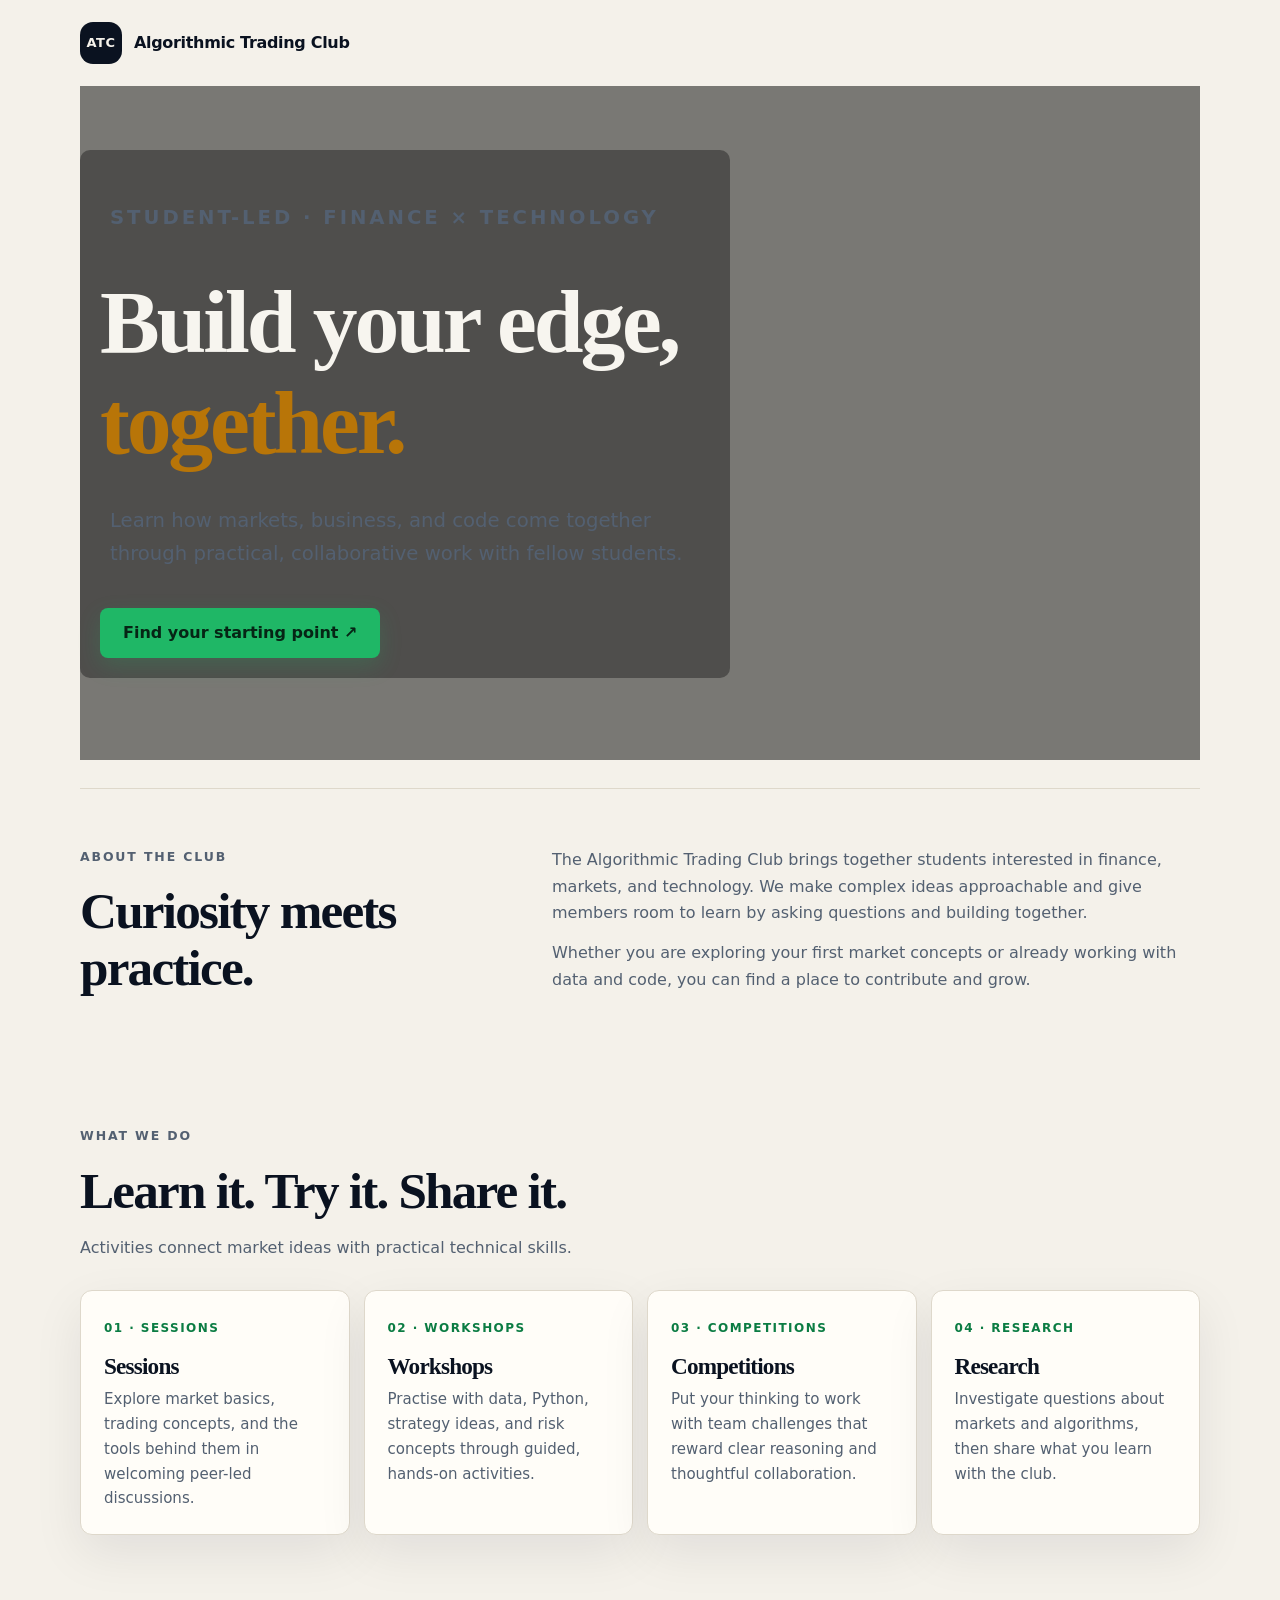
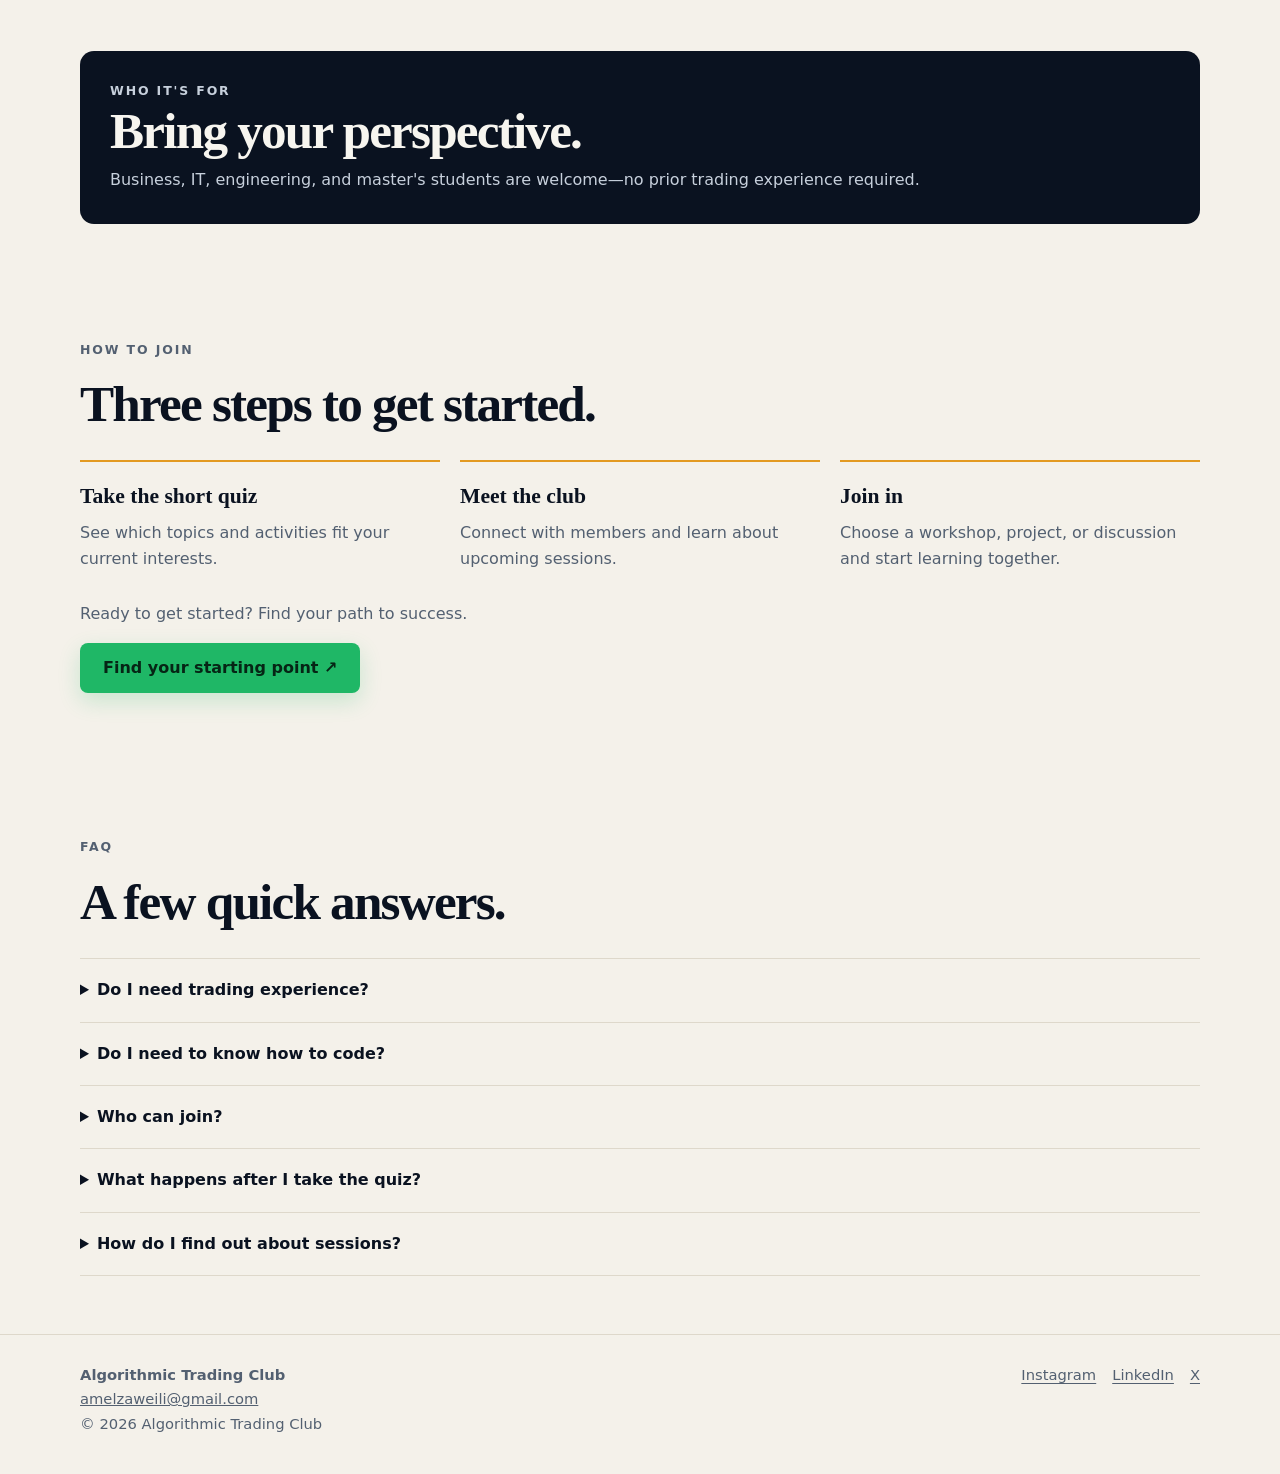
<file: index.html>
<!doctype html>
<html lang="en">

<head>
  <meta charset="utf-8">
  <meta name="viewport" content="width=device-width, initial-scale=1">
  <meta name="description"
    content="Explore finance, markets, and technology with the Algorithmic Trading Club, a student community for learning through practice.">
  <meta property="og:title" content="Algorithmic Trading Club">
  <meta property="og:description"
    content="A student community learning about markets, finance, and technology through practical sessions and projects.">
  <meta property="og:type" content="website">
  <title>Algorithmic Trading Club</title>
  <style>
    :root {
      color-scheme: light;
      --bg: #f4f1ea;
      --card: #fffdf8;
      --fg: #0a1220;
      --muted: #536071;
      --line: #ded8cb;
      --gold: #e39a22;
      --green: #1fb766;
      --shadow: 0 18px 50px rgba(10, 18, 32, .08);
      --serif: Georgia, 'Times New Roman', serif;
      --sans: system-ui, -apple-system, BlinkMacSystemFont, 'Segoe UI', sans-serif;
    }

    * {
      box-sizing: border-box;
    }

    html {
      scroll-behavior: smooth;
    }

    body {
      margin: 0;
      background: var(--bg);
      color: var(--fg);
      font: 16px/1.65 var(--sans);
    }

    a {
      color: inherit;
    }

    .wrap {
      width: min(1120px, calc(100% - 40px));
      margin-inline: auto;
    }

    header {
      padding: 22px 0;
    }

    .brand {
      display: inline-flex;
      align-items: center;
      gap: 12px;
      font-weight: 750;
      letter-spacing: -.02em;
    }

    .mark {
      display: grid;
      place-items: center;
      width: 42px;
      height: 42px;
      border-radius: 13px;
      background: var(--fg);
      color: var(--bg);
      font-size: 13px;
      letter-spacing: .04em;
    }

    .hero {
      padding: 64px 0 82px;
      margin-bottom: 28px;
      background: url("https://ibas.edu.eu/wp-content/uploads/2024/11/NAU-Hall-1-scaled.jpg") no-repeat center center;
      background-color: rgba(0, 0, 0, 0.5); /* Optional: darken the background for better text readability */
      color: #f7f5ef;
      background-blend-mode: darken;
    }
    .hero h1 {
      max-width: 650px;
      margin: 0;
      font-size: clamp(2.75rem, 7vw, 5.6rem);
    }
    .hero p {
      max-width: 650px;
      margin: 22px 0 28px;
      color: var(--muted);
      padding: 10px;
      font-size: clamp(1.05rem, 2vw, 1.23rem);
    }
    .hero-content {
      max-width: 650px;
      padding: 20px;
      background-color: rgba(0, 0, 0, 0.349); /* Optional: semi-transparent background for better text readability */
      border-radius: 10px;
    }

    .eyebrow {
      margin: 0 0 15px;
      color: #0b7c43;
      font-size: .78rem;
      font-weight: 800;
      letter-spacing: .15em;
      text-transform: uppercase;
    }

    h1,
    h2,
    h3 {
      font-family: var(--serif);
      letter-spacing: -.035em;
      line-height: 1.12;
    }

    h1 {
      max-width: 850px;
      margin: 0;
      font-size: clamp(2.75rem, 7vw, 5.6rem);
    }

    .gold {
      color: #b87508;
    }

    .hero-copy {
      max-width: 650px;
      margin: 22px 0 28px;
      color: var(--muted);
      font-size: clamp(1.05rem, 2vw, 1.23rem);
    }

    .button {
      display: inline-flex;
      align-items: center;
      justify-content: center;
      min-height: 50px;
      padding: 0 23px;
      border-radius: 8px;
      background: var(--green);
      color: #062515;
      font-weight: 800;
      text-decoration: none;
      box-shadow: 0 8px 22px rgba(31, 183, 102, .2);
    }

    .button:hover {
      transform: translateY(-1px);
    }

    section {
      padding: 58px 0;
    }

    .section-head {
      max-width: 680px;
      margin-bottom: 28px;
    }

    h2 {
      margin: 0 0 14px;
      font-size: clamp(2rem, 4vw, 3.2rem);
    }

    .section-head p,
    .about p {
      color: var(--muted);
    }

    .about {
      display: grid;
      grid-template-columns: .8fr 1.2fr;
      gap: 40px;
      align-items: start;
      border-top: 1px solid var(--line);
    }

    .about p {
      margin: 0 0 14px;
    }

    .cards {
      display: grid;
      grid-template-columns: repeat(4, 1fr);
      gap: 14px;
    }

    .card {
      padding: 23px;
      border: 1px solid var(--line);
      border-radius: 12px;
      background: var(--card);
      box-shadow: var(--shadow);
    }

    .card .num {
      color: #0b7c43;
      font-size: .75rem;
      font-weight: 800;
      letter-spacing: .12em;
    }

    .card h3 {
      margin: 13px 0 8px;
      font-size: 1.45rem;
    }

    .card p {
      margin: 0;
      color: var(--muted);
      font-size: .94rem;
    }

    .audience {
      padding: 30px;
      border-radius: 14px;
      background: var(--fg);
      color: #f7f5ef;
    }

    .audience h2 {
      margin-bottom: 8px;
    }

    .audience p {
      margin: 0;
      color: #c7d0dc;
    }

    .steps {
      display: grid;
      grid-template-columns: repeat(3, 1fr);
      gap: 20px;
      counter-reset: steps;
    }

    .step {
      padding-top: 17px;
      border-top: 2px solid var(--gold);
    }

    .step b {
      display: block;
      margin-bottom: 5px;
      font-family: var(--serif);
      font-size: 1.35rem;
    }

    .step p {
      margin: 0;
      color: var(--muted);
    }

    .faq {
      border-top: 1px solid var(--line);
    }

    details {
      padding: 18px 0;
      border-bottom: 1px solid var(--line);
    }

    summary {
      cursor: pointer;
      font-weight: 750;
    }

    details p {
      max-width: 760px;
      margin: 10px 0 0;
      color: var(--muted);
    }

    footer {
      padding: 28px 0 38px;
      border-top: 1px solid var(--line);
      color: var(--muted);
      font-size: .92rem;
    }

    .footer-row {
      display: flex;
      justify-content: space-between;
      gap: 20px;
      flex-wrap: wrap;
    }

    .socials {
      display: flex;
      gap: 16px;
    }

    .socials a {
      text-underline-offset: 3px;
    }

    @media (max-width:800px) {
      .cards {
        grid-template-columns: repeat(2, 1fr);
      }

      .about {
        grid-template-columns: 1fr;
        gap: 12px;
      }
    }

    @media (max-width:540px) {
      .wrap {
        width: min(100% - 32px, 1120px);
      }

      .hero {
        padding: 42px 0 58px;
      }
      .about {
        gap: 20px;
      }

      .hero h1 {
        font-size: clamp(2.25rem, 7vw, 4.6rem);
      }

      .hero p {
        margin: 18px 0 22px;
      }
      .hero-content {
        padding: 16px;
        height: fit-content;
      }

      section {
        padding: 42px 0;
      }

      .cards,
      .steps {
        grid-template-columns: 1fr;
      }

      .card {
        padding: 20px;
      }

      .audience {
        padding: 24px;
      }
    }

    @media (prefers-color-scheme: dark) {
      :root {
        color-scheme: dark;
        --bg: #0a1420;
        --card: #12233a;
        --fg: #f7f5ef;
        --muted: #b2bdca;
        --line: #263a52;
        --gold: #f2a93b;
        --green: #33d17a;
        --shadow: 0 18px 50px rgba(0, 0, 0, .22);
      }

      .hero p {
        color: var(--muted);
      }
      .eyebrow {
        color: var(--green);
      }

      .gold {
        color: var(--gold);
      }

      .button {
        color: #072414;
      }

      .audience {
        background: #12233a;
      }

      .audience p {
        color: #c4ceda;
      }
    }
  </style>
</head>

<body>
  <!-- EDIT COPY: hero tagline / about paragraph / FAQ items / footer contact / socials -->
  <header class="wrap">
    <div class="brand"><span class="mark" aria-hidden="true">ATC</span><span>Algorithmic Trading Club</span></div>
  </header>
  <main>
    <section class="hero wrap" aria-labelledby="hero-title">
      <div class="hero-content">
          <p class="eyebrow">Student-led · Finance × Technology</p>
      <h1 id="hero-title">Build your edge, <span class="gold">together.</span></h1>
      <p class="hero-copy">Learn how markets, business, and code come together through practical, collaborative work
        with fellow students.</p>
      <a class="button" href="/app/index.html">Find your starting point <span aria-hidden="true">&nbsp;↗</span></a>
    
      </div>
    </section>
    <section class="about wrap" aria-labelledby="about-title">
      <div>
        <p class="eyebrow">About the club</p>
        <h2 id="about-title">Curiosity meets practice.</h2>
      </div>
      <div>
        <p>The Algorithmic Trading Club brings together students interested in finance, markets, and technology. We make
          complex ideas approachable and give members room to learn by asking questions and building together.</p>
        <p>Whether you are exploring your first market concepts or already working with data and code, you can find a
          place to contribute and grow.</p>
      </div>
    </section>
    <section class="wrap" aria-labelledby="work-title">
      <div class="section-head">
        <p class="eyebrow">What we do</p>
        <h2 id="work-title">Learn it. Try it. Share it.</h2>
        <p>Activities connect market ideas with practical technical skills.</p>
      </div>
      <div class="cards">
        <article class="card"><span class="num">01 · SESSIONS</span>
          <h3>Sessions</h3>
          <p>Explore market basics, trading concepts, and the tools behind them in welcoming peer-led discussions.</p>
        </article>
        <article class="card"><span class="num">02 · WORKSHOPS</span>
          <h3>Workshops</h3>
          <p>Practise with data, Python, strategy ideas, and risk concepts through guided, hands-on activities.</p>
        </article>
        <article class="card"><span class="num">03 · COMPETITIONS</span>
          <h3>Competitions</h3>
          <p>Put your thinking to work with team challenges that reward clear reasoning and thoughtful collaboration.
          </p>
        </article>
        <article class="card"><span class="num">04 · RESEARCH</span>
          <h3>Research</h3>
          <p>Investigate questions about markets and algorithms, then share what you learn with the club.</p>
        </article>
      </div>
    </section>
    <section class="wrap">
      <div class="audience">
        <p class="eyebrow">Who it's for</p>
        <h2>Bring your perspective.</h2>
        <p>Business, IT, engineering, and master's students are welcome—no prior trading experience required.</p>
      </div>
    </section>
    <section class="wrap" aria-labelledby="join-title">
      <div class="section-head">
        <p class="eyebrow">How to join</p>
        <h2 id="join-title">Three steps to get started.</h2>
      </div>
      <div class="steps">
        <div class="step"><b>Take the short quiz</b>
          <p>See which topics and activities fit your current interests.</p>
        </div>
        <div class="step"><b>Meet the club</b>
          <p>Connect with members and learn about upcoming sessions.</p>
        </div>
        <div class="step"><b>Join in</b>
          <p>Choose a workshop, project, or discussion and start learning together.</p>
        </div>
      </div>
      <div class="section-head" style="margin-top: 28px;">
        <p>Ready to get started? Find your path to success.</p>
        <a class="button" href="/app/index.html">Find your starting point <span aria-hidden="true">&nbsp;↗</span></a>
      </div>
    </section>
    <section class="wrap" aria-labelledby="faq-title">
      <div class="section-head">
        <p class="eyebrow">FAQ</p>
        <h2 id="faq-title">A few quick answers.</h2>
      </div>
      <div class="faq">
        <details>
          <summary>Do I need trading experience?</summary>
          <p>No. Activities are designed to welcome beginners as well as students with experience.</p>
        </details>
        <details>
          <summary>Do I need to know how to code?</summary>
          <p>No. You can explore business and market topics first, and learn technical skills at your own pace.</p>
        </details>
        <details>
          <summary>Who can join?</summary>
          <p>Business, IT, engineering, and master's students with an interest in finance or technology are welcome.</p>
        </details>
        <details>
          <summary>What happens after I take the quiz?</summary>
          <p>It gives you a starting point and helps you discover topics to explore with the club.</p>
        </details>
        <details>
          <summary>How do I find out about sessions?</summary>
          <p>Contact the club using the email or social links below for current meeting and activity details.</p>
        </details>
      </div>
    </section>
  </main>
  <footer>
    <div class="wrap footer-row">
      <div><strong>Algorithmic Trading Club</strong><br><a
          href="mailto:amelzaweili@gmail.com">amelzaweili@gmail.com</a><br>© 2026 Algorithmic Trading Club</div>
      <nav class="socials" aria-label="Social links"><a href="#">Instagram</a><a href="#">LinkedIn</a><a href="#">X</a>
      </nav>
    </div>
  </footer>
</body>

</html>
</file>
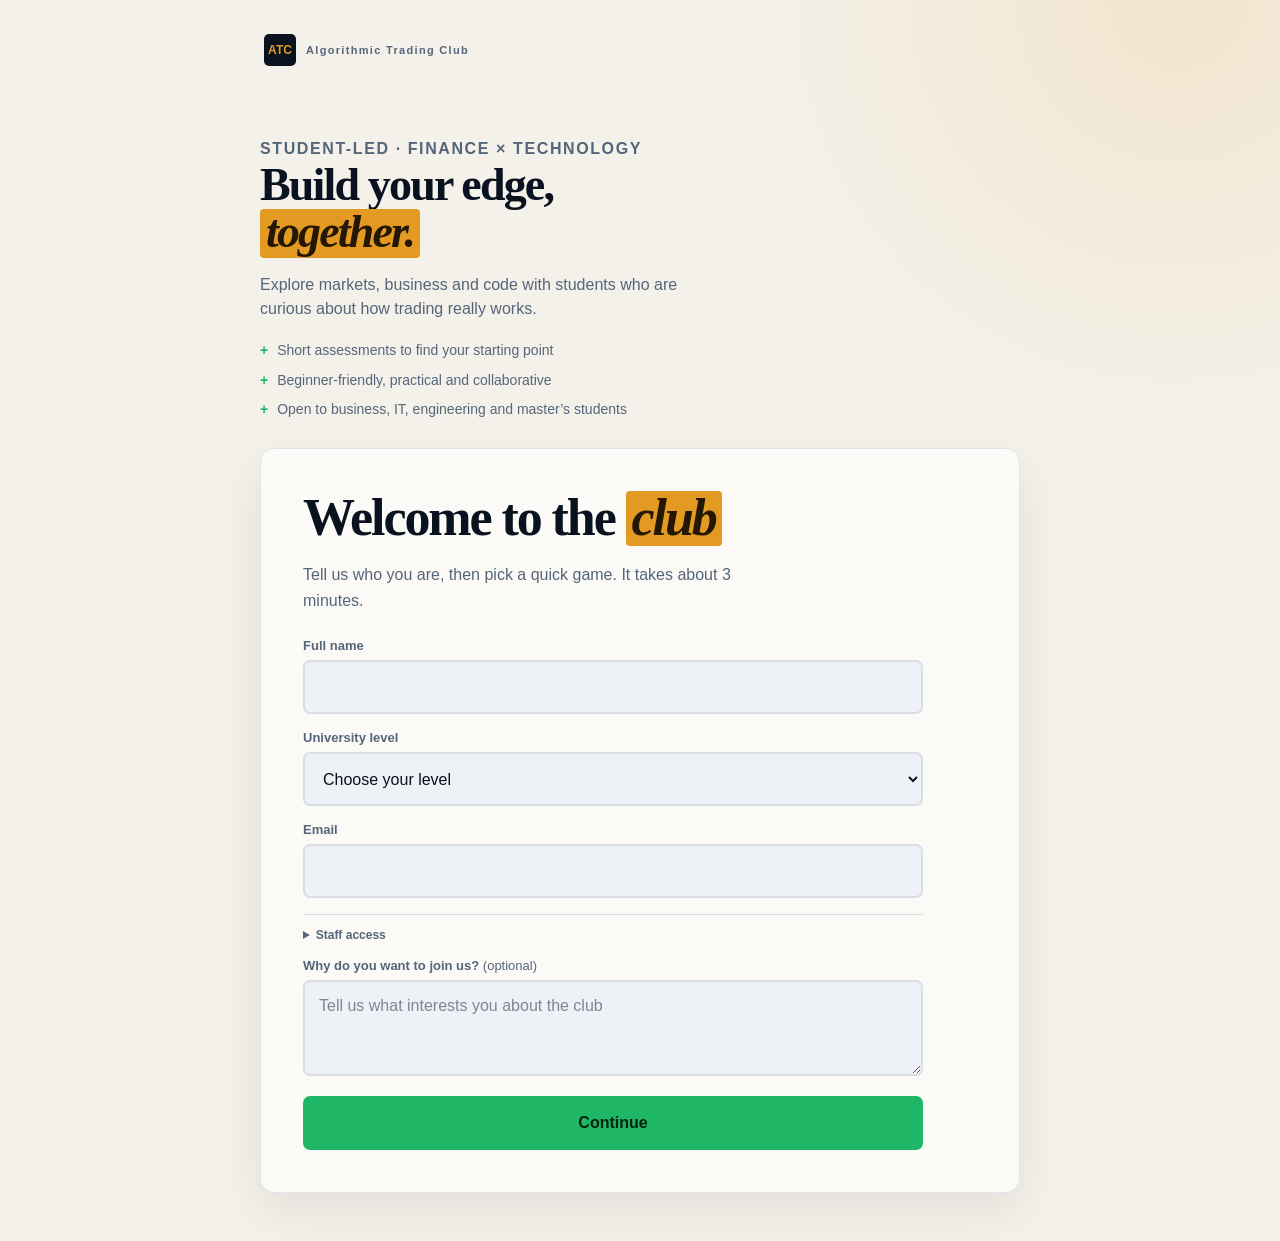
<file: _legacy/index.html>
<!DOCTYPE html>
<html lang="en">
<head>
<meta charset="UTF-8">
<meta name="viewport" content="width=device-width, initial-scale=1, viewport-fit=cover">
<title>Algorithmic Trading Club | Learn Trading, Finance & Technology</title>
<meta name="description" content="Join the Algorithmic Trading Club to explore finance, algorithmic trading, Python, markets and technology through practical student activities.">
<meta name="robots" content="index, follow">
<meta name="theme-color" content="#f4f1ea">
<meta property="og:type" content="website">
<meta property="og:title" content="Algorithmic Trading Club">
<meta property="og:description" content="A student club connecting finance, business and technology through algorithmic trading.">
<meta property="og:site_name" content="Algorithmic Trading Club">
<meta name="twitter:card" content="summary">
<link rel="canonical" href="./index.html">
<link rel="stylesheet" href="assets/css/theme.css">
</head>
<body class="site-body">
<main class="page-shell">
  <div class="brand"><span class="brand-mark" aria-hidden="true">ATC</span><span>Algorithmic Trading Club</span></div>
  <section id="landingIntro" class="landing-intro" aria-labelledby="landing-title">
    <p class="eyebrow">Student-led · Finance × Technology</p>
    <h1 id="landing-title">Build your edge, <span class="hl">together.</span></h1>
    <p>Explore markets, business and code with students who are curious about how trading really works.</p>
    <ul class="landing-points">
      <li>Short assessments to find your starting point</li>
      <li>Beginner-friendly, practical and collaborative</li>
      <li>Open to business, IT, engineering and master’s students</li>
    </ul>
  </section>
  <div id="app" class="app-card app-content"></div>
</main>

<script src="assets/js/config.js"></script>
<script src="assets/js/common.js"></script>
<script type="application/ld+json">
{
  "@context": "https://schema.org",
  "@type": "EducationalOrganization",
  "name": "Algorithmic Trading Club",
  "description": "A student club connecting finance, business and technology through algorithmic trading.",
  "audience": {
    "@type": "EducationalAudience",
    "educationalRole": "student"
  }
}
</script>
<script>
const app = document.getElementById('app');
const U = ATC.ui, esc = ATC.esc;
const landingIntro = document.getElementById('landingIntro');
function showLandingIntro(show){ landingIntro.classList.toggle('hidden', !show); }

/* Step 1: who are you */
function welcome(){
  showLandingIntro(true);
  const staffOn = ATC.isStaffOverrideActive();
  app.innerHTML = `
    <h1 class="${U.h1}">Welcome to the <span class="hl">club</span></h1>
    <p class="lead">Tell us who you are, then pick a quick game. It takes about 3 minutes.</p>
    <form id="f" class="form-stack" novalidate>
      <label><span class="${U.label}">Full name</span>
        <input id="name" type="text" required autocomplete="name" class="${U.input}"></label>
      <label><span class="${U.label}">University level</span>
        <select id="edu" required class="${U.input}">
          <option value="" disabled selected>Choose your level</option>
          <option value="other">Not listed — write mine</option>
          <option>University, first year</option>
          <option>University, second year</option>
          <option>University, third year or later</option>
          <option>Engineering student</option>
          <option>Master's — IT</option>
          <option>Master's — Business</option>
        </select></label>
      <label id="customEduWrap" class="hidden"><span class="${U.label}">Write your level</span>
        <input id="customEdu" type="text" maxlength="100" class="${U.input}" placeholder="For example: 2nd-year engineering"></label>
      <label><span class="${U.label}">Email</span>
        <input id="email" type="email" required autocomplete="email" inputmode="email" class="${U.input}"></label>
      ${staffOn
        ? `<p class="staff-active">Staff mode is on for this device. <button type="button" id="staffOff" class="staff-toggle">Turn off</button></p>`
        : `<details class="staff-access">
            <summary>Staff access</summary>
            <label><span class="${U.label}">Override code</span>
              <input id="staffCode" type="password" autocomplete="off" class="${U.input}" placeholder="For club staff devices"></label>
          </details>`}
      <label><span class="${U.label}">Why do you want to join us? <span class="optional">(optional)</span></span>
        <textarea id="motivation" rows="3" maxlength="500" class="${U.input}" placeholder="Tell us what interests you about the club"></textarea></label>
      <p id="err" class="hidden error-message"></p>
      <button type="submit" class="${U.primary}">Continue</button>
    </form>`;

  const edu = document.getElementById('edu');
  const customEduWrap = document.getElementById('customEduWrap');
  edu.addEventListener('change', () => {
    const custom = edu.value === 'other';
    customEduWrap.classList.toggle('hidden', !custom);
    document.getElementById('customEdu').required = custom;
    if (custom) document.getElementById('customEdu').focus();
  });

  if (staffOn) {
    document.getElementById('staffOff').addEventListener('click', () => {
      ATC.deactivateStaffOverride();
      welcome();
    });
  } else {
    const staffInput = document.getElementById('staffCode');
    staffInput.addEventListener('change', () => {
      if (staffInput.value.trim() && ATC.activateStaffOverride(staffInput.value)) {
        const details = staffInput.closest('.staff-access');
        const notice = document.createElement('p');
        notice.className = 'staff-active';
        notice.innerHTML = 'Staff mode is on for this device. <button type="button" id="staffOff" class="staff-toggle">Turn off</button>';
        details.replaceWith(notice);
        notice.querySelector('#staffOff').addEventListener('click', () => {
          ATC.deactivateStaffOverride();
          welcome();
        });
      }
    });
  }

  document.getElementById('f').addEventListener('submit', onSubmit);
}

async function onSubmit(e){
  e.preventDefault();
  const name = document.getElementById('name').value.trim();
  const selectedEducation = document.getElementById('edu').value;
  const customEducation = document.getElementById('customEdu').value.trim();
  const education = selectedEducation === 'other' ? customEducation : selectedEducation;
  const email = document.getElementById('email').value.trim();
  const motivation = document.getElementById('motivation').value.trim();
  const err = document.getElementById('err');
  err.classList.add('hidden');

  const typedStaffCode = (document.getElementById('staffCode')?.value || '').trim();

  const ok = name && education && /^[^\s@]+@[^\s@]+\.[^\s@]+$/.test(email);
  if(!ok){
    err.textContent = !name ? 'Enter your name.' : !education ? 'Choose or write your education level.' : 'Enter a valid email address.';
    err.classList.remove('hidden');
    return;
  }

  if (!ATC.isStaffOverrideActive() && typedStaffCode) {
    if (!ATC.activateStaffOverride(typedStaffCode)) {
      err.textContent = 'That staff override code is not valid.';
      err.classList.remove('hidden');
      return;
    }
  }

  const limit = ATC.checkLimit('signup', 'sign-up');
  if (!limit.allowed) {
    err.textContent = limit.message;
    err.classList.remove('hidden');
    return;
  }

  const btn = document.querySelector('#f button[type="submit"]');
  if (btn) {
    btn.disabled = true;
    btn.innerHTML = ATC.ui.spinner('sm') + ' <span style="vertical-align:middle">Saving…</span>';
  }
  ATC.showLoading('Saving your details…');

  const staffCodeForServer = ATC.isStaffOverrideActive() ? 'ATC-STAFF-2026' : '';

  const user = { name, education, email, motivation };
  ATC.setUser(user);
  const result = await ATC.send({ type: 'signup', ...user, deviceId: ATC.deviceId(), staffCode: staffCodeForServer });

  if (result && result.ok === false) {
    ATC.hideLoading();
    if (btn) { btn.disabled = false; btn.textContent = 'Continue'; }
    err.textContent = result.error || 'Signup failed. Please try again.';
    err.classList.remove('hidden');
    return;
  }
  ATC.hideLoading();
  menu();
}

/* Step 2: choose a game */
function menu(){
  showLandingIntro(false);
  const u = ATC.getUser();
  const bizDone = ATC.hasCompletedGame('knowledge-business');
  const itDone  = ATC.hasCompletedGame('knowledge-it');
  const knowledgeDone = bizDone && itDone;
  const traderDone = ATC.hasCompletedGame('trader');
  const noGamesLeft = knowledgeDone && traderDone;

  if (noGamesLeft) {
    app.innerHTML = ATC.ui.emptyState(
      'All done for today',
      "You've completed both games on this device in the last 24 hours. Thanks for playing — come back tomorrow, or ask a staff member for a reset.",
      `<button class="${U.ghost}" data-go="restart">Next visitor</button>`
    );
  } else {
    let buttons = '';
    if (!knowledgeDone) {
      const remainingNote = (bizDone || itDone) ? ' One field left today.' : '';
      buttons += `<button class="${U.opt}" data-go="knowledge">
        <b class="option-title">Knowledge level assessment</b>
        <span class="option-copy">9 questions. You choose Business or IT, we show your level.${remainingNote}</span>
      </button>`;
    }
    if (!traderDone) {
      buttons += `<button class="${U.opt}" data-go="trader">
        <b class="option-title">Trader type assessment</b>
        <span class="option-copy">12 questions. Find your trading personality and your place between finance and tech.</span>
      </button>`;
    }
    app.innerHTML = `<h1 class="${U.h1}">Hi ${esc(u.name.split(' ')[0])}, pick a <span class="hl">game</span></h1>
      <p class="lead">Do one or do both.</p>
      ${buttons}
      <button class="${U.ghost}" data-go="restart">Not you? Start over</button>`;
  }

  app.querySelectorAll('[data-go]').forEach(b => b.addEventListener('click', () => {
    const g = b.dataset.go;
    if (g === 'knowledge') { field(); }
    else if (g === 'trader') { location.href = 'level.html'; }
    else { ATC.clearUser(); welcome(); }
  }));
}

/* Step 3 (knowledge game only): choose a field */
function field(){
  showLandingIntro(false);
  const bizDone = ATC.hasCompletedGame('knowledge-business');
  const itDone  = ATC.hasCompletedGame('knowledge-it');
  app.innerHTML = `
    <h1 class="${U.h1}">Which <span class="hl">field</span>?</h1>
    <p class="lead">Pick the side you want to test. You can come back for the other one.</p>
    <button class="${U.opt}" data-go="business.html">
      <b class="option-title">Business in trading${bizDone ? ' ✓' : ''}</b>
      <span class="option-copy">Markets, brokers, orders, risk and return.${bizDone ? ' Already done today.' : ''}</span>
    </button>
    <button class="${U.opt}" data-go="it.html">
      <b class="option-title">IT in trading${itDone ? ' ✓' : ''}</b>
      <span class="option-copy">Algorithms, Python and working with data.${itDone ? ' Already done today.' : ''}</span>
    </button>
    <button class="${U.ghost}" id="back">Back</button>`;
  app.querySelectorAll('[data-go]').forEach(b => b.addEventListener('click', () => { location.href = b.dataset.go; }));
  document.getElementById('back').addEventListener('click', menu);
}

ATC.getUser() ? menu() : welcome();
</script>
</body>
</html>
</file>
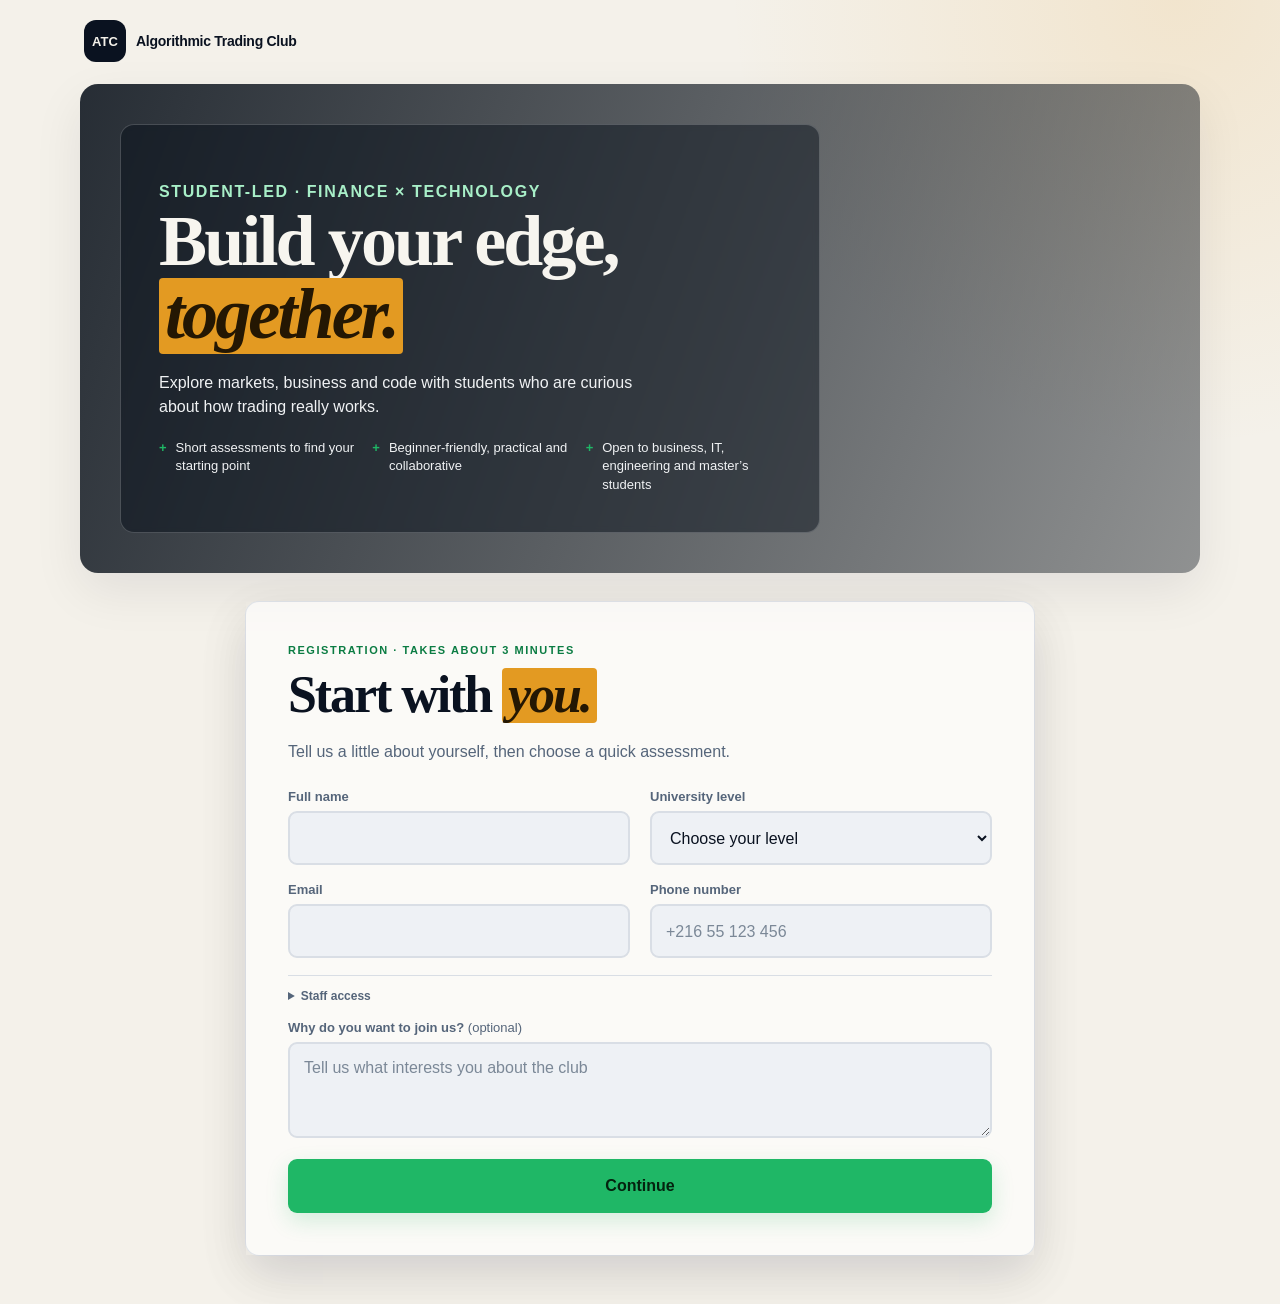
<file: app/index.html>
<!DOCTYPE html>
<html lang="en">
<head>
<meta charset="UTF-8">
<meta name="viewport" content="width=device-width, initial-scale=1, viewport-fit=cover">
<title>Algorithmic Trading Club | Learn Trading, Finance & Technology</title>
<meta name="description" content="Join the Algorithmic Trading Club to explore finance, algorithmic trading, Python, markets and technology through practical student activities.">
<meta name="robots" content="index, follow">
<meta name="theme-color" content="#f4f1ea">
<meta property="og:type" content="website">
<meta property="og:title" content="Algorithmic Trading Club">
<meta property="og:description" content="A student club connecting finance, business and technology through algorithmic trading.">
<meta property="og:site_name" content="Algorithmic Trading Club">
<meta name="twitter:card" content="summary">
<link rel="canonical" href="./index.html">
<link rel="stylesheet" href="assets/css/theme.css">
<style>
  .page-shell { width: min(100% - 32px, 1120px); padding: 20px 0 48px; }
  .brand { margin: 0 4px 22px; color: var(--fg); font-size: 14px; letter-spacing: -.02em; }
  .brand-mark { width: 42px; height: 42px; border-radius: 12px; color: var(--bg); font-size: 13px; }
  .landing-intro {
    max-width: none;
    min-height: 310px;
    display: flex;
    align-items: center;
    margin: 0 auto 28px;
    padding: clamp(18px, 4vw, 40px);
    overflow: hidden;
    border-radius: 18px;
    color: #f7f5ef;
    background: linear-gradient(110deg, rgba(5, 13, 23, .86), rgba(5, 13, 23, .42)),
      url("https://ibas.edu.eu/wp-content/uploads/2024/11/NAU-Hall-1-scaled.jpg") center 48% / cover no-repeat;
    box-shadow: var(--shadow);
  }
  .hero-content {
    width: min(100%, 700px);
    padding: clamp(22px, 4vw, 38px);
    border: 1px solid rgba(255, 255, 255, .2);
    border-radius: 14px;
    background: rgba(5, 13, 23, .48);
    -webkit-backdrop-filter: blur(3px);
    backdrop-filter: blur(3px);
  }
  .landing-intro .eyebrow { color: #a8efc8; }
  .landing-intro h1 { max-width: 15ch; font-size: clamp(38px, 7vw, 72px); line-height: 1.02; }
  .landing-intro .hl { background: var(--gold); color: var(--gold-ink); }
  .landing-intro p { max-width: 56ch; margin-top: 17px; color: #f0f2f4; }
  .landing-points { grid-template-columns: repeat(3, minmax(0, 1fr)); gap: 10px 18px; }
  .landing-points li { color: #f0f2f4; font-size: 13px; }
  #app.app-card.app-content { max-width: 790px; margin: 0 auto; padding: 0; }
  .registration-panel {
    padding: clamp(22px, 4vw, 42px);
    box-shadow: var(--shadow);
  }
  .registration-kicker { margin: 0 0 12px; color: #0b7c43; font-size: 11px; font-weight: 800; letter-spacing: .14em; text-transform: uppercase; }
  .registration-form { max-width: none; grid-template-columns: repeat(2, minmax(0, 1fr)); gap: 17px 20px; }
  .registration-form > label { min-width: 0; }
  .registration-form #customEduWrap,
  .registration-form .staff-access,
  .registration-form #motivationWrap,
  .registration-form #err,
  .registration-form button[type="submit"] { grid-column: 1 / -1; }
  .registration-form .field-control { border-radius: 9px; }
  .registration-form .primary-button { border-radius: 9px; box-shadow: 0 8px 22px rgba(31, 183, 102, .18); }
  @media (max-width: 640px) {
    .page-shell { width: min(100% - 24px, 1120px); padding-top: 14px; }
    .brand { margin-bottom: 16px; }
    .landing-intro { min-height: 0; margin-bottom: 18px; padding: 12px; border-radius: 14px; }
    .hero-content { padding: 22px 18px; }
    .landing-intro h1 { font-size: clamp(38px, 11vw, 56px); }
    .landing-points { grid-template-columns: 1fr; gap: 8px; }
    .registration-panel { padding: 22px 18px; }
    .registration-form { grid-template-columns: 1fr; gap: 14px; }
    .registration-form > * { grid-column: 1 / -1; }
  }
  @media (prefers-color-scheme: dark) {
    :root { --bg:#0a1420; --card:#12233a; --fg:#f7f5ef; --muted:#b2bdca; --line:#263a52; --gold:#f2a93b; --green:#33d17a; --btn:#172a42; }
    .registration-kicker { color: var(--green); }
  }
</style>
</head>
<body class="site-body">
<main class="page-shell">
  <div class="brand"><span class="brand-mark" aria-hidden="true">ATC</span><span>Algorithmic Trading Club</span></div>
  <section id="landingIntro" class="landing-intro" aria-labelledby="landing-title">
    <div class="hero-content">
      <p class="eyebrow">Student-led · Finance × Technology</p>
      <h1 id="landing-title">Build your edge, <span class="hl">together.</span></h1>
      <p>Explore markets, business and code with students who are curious about how trading really works.</p>
      <ul class="landing-points">
        <li>Short assessments to find your starting point</li>
        <li>Beginner-friendly, practical and collaborative</li>
        <li>Open to business, IT, engineering and master’s students</li>
      </ul>
    </div>
  </section>
  <div id="app" class="app-card app-content"></div>
</main>

<script src="assets/js/config.js"></script>
<script src="assets/js/common.js"></script>
<script type="application/ld+json">
{
  "@context": "https://schema.org",
  "@type": "EducationalOrganization",
  "name": "Algorithmic Trading Club",
  "description": "A student club connecting finance, business and technology through algorithmic trading.",
  "audience": {
    "@type": "EducationalAudience",
    "educationalRole": "student"
  }
}
</script>
<script>
const app = document.getElementById('app');
const U = ATC.ui, esc = ATC.esc;
const landingIntro = document.getElementById('landingIntro');
function showLandingIntro(show){ landingIntro.classList.toggle('hidden', !show); }

/* Step 1: who are you */
function welcome(){
  showLandingIntro(true);
  const staffOn = ATC.isStaffOverrideActive();
  app.innerHTML = `
    <section class="registration-panel" aria-labelledby="registration-title">
    <p class="registration-kicker">Registration · Takes about 3 minutes</p>
    <h1 id="registration-title" class="${U.h1}">Start with <span class="hl">you.</span></h1>
    <p class="lead">Tell us a little about yourself, then choose a quick assessment.</p>
    <form id="f" class="form-stack registration-form" novalidate>
      <label><span class="${U.label}">Full name</span>
        <input id="name" type="text" required autocomplete="name" class="${U.input}"></label>
      <label><span class="${U.label}">University level</span>
        <select id="edu" required class="${U.input}">
          <option value="" disabled selected>Choose your level</option>
          <option value="other">Not listed — write mine</option>
          <option>University, first year</option>
          <option>University, second year</option>
          <option>University, third year or later</option>
          <option>Engineering student</option>
          <option>Master's — IT</option>
          <option>Master's — Business</option>
        </select></label>
      <label id="customEduWrap" class="hidden"><span class="${U.label}">Write your level</span>
        <input id="customEdu" type="text" maxlength="100" class="${U.input}" placeholder="For example: 2nd-year engineering"></label>
      <label><span class="${U.label}">Email</span>
        <input id="email" type="email" required autocomplete="email" inputmode="email" class="${U.input}"></label>
      <label><span class="${U.label}">Phone number</span>
        <input id="phone" type="tel" required autocomplete="tel" inputmode="tel" class="${U.input}" placeholder="+216 55 123 456"></label>
      ${staffOn
        ? `<p class="staff-active">Staff mode is on for this device. <button type="button" id="staffOff" class="staff-toggle">Turn off</button></p>`
        : `<details class="staff-access">
            <summary>Staff access</summary>
            <label><span class="${U.label}">Override code</span>
              <input id="staffCode" type="password" autocomplete="off" class="${U.input}" placeholder="For club staff devices"></label>
          </details>`}
      <label id="motivationWrap"><span class="${U.label}">Why do you want to join us? <span class="optional">(optional)</span></span>
        <textarea id="motivation" rows="3" maxlength="500" class="${U.input}" placeholder="Tell us what interests you about the club"></textarea></label>
      <p id="err" class="hidden error-message"></p>
      <button type="submit" class="${U.primary}">Continue</button>
    </form>
    </section>`;

  const edu = document.getElementById('edu');
  const customEduWrap = document.getElementById('customEduWrap');
  edu.addEventListener('change', () => {
    const custom = edu.value === 'other';
    customEduWrap.classList.toggle('hidden', !custom);
    document.getElementById('customEdu').required = custom;
    if (custom) document.getElementById('customEdu').focus();
  });

  if (staffOn) {
    document.getElementById('staffOff').addEventListener('click', () => {
      ATC.deactivateStaffOverride();
      welcome();
    });
  } else {
    const staffInput = document.getElementById('staffCode');
    staffInput.addEventListener('change', () => {
      if (staffInput.value.trim() && ATC.activateStaffOverride(staffInput.value)) {
        const details = staffInput.closest('.staff-access');
        const notice = document.createElement('p');
        notice.className = 'staff-active';
        notice.innerHTML = 'Staff mode is on for this device. <button type="button" id="staffOff" class="staff-toggle">Turn off</button>';
        details.replaceWith(notice);
        notice.querySelector('#staffOff').addEventListener('click', () => {
          ATC.deactivateStaffOverride();
          welcome();
        });
      }
    });
  }

  document.getElementById('f').addEventListener('submit', onSubmit);
}

async function onSubmit(e){
  e.preventDefault();
  const name = document.getElementById('name').value.trim();
  const selectedEducation = document.getElementById('edu').value;
  const customEducation = document.getElementById('customEdu').value.trim();
  const education = selectedEducation === 'other' ? customEducation : selectedEducation;
  const email = document.getElementById('email').value.trim();
  const phone = document.getElementById('phone').value.trim();
  const why = document.getElementById('motivation').value.trim();
  const motivation = [why, phone ? 'Phone: ' + phone : ''].filter(Boolean).join('\n');
  const err = document.getElementById('err');
  err.classList.add('hidden');

  const typedStaffCode = (document.getElementById('staffCode')?.value || '').trim();

  const phoneDigits = phone.replace(/\D/g, '').length;
  const validPhone = /^\+?[\d\s().-]+$/.test(phone) && phoneDigits >= 7 && phoneDigits <= 15;
  const ok = name && education && /^[^\s@]+@[^\s@]+\.[^\s@]+$/.test(email) && validPhone;
  if(!ok){
    err.textContent = !name ? 'Enter your name.' : !education ? 'Choose or write your education level.' : !/^[^\s@]+@[^\s@]+\.[^\s@]+$/.test(email) ? 'Enter a valid email address.' : 'Enter a valid phone number with country code if needed.';
    err.classList.remove('hidden');
    return;
  }

  if (!ATC.isStaffOverrideActive() && typedStaffCode) {
    if (!ATC.activateStaffOverride(typedStaffCode)) {
      err.textContent = 'That staff override code is not valid.';
      err.classList.remove('hidden');
      return;
    }
  }

  const limit = ATC.checkLimit('signup', 'sign-up');
  if (!limit.allowed) {
    err.textContent = limit.message;
    err.classList.remove('hidden');
    return;
  }

  const btn = document.querySelector('#f button[type="submit"]');
  if (btn) {
    btn.disabled = true;
    btn.innerHTML = ATC.ui.spinner('sm') + ' <span style="vertical-align:middle">Saving…</span>';
  }
  ATC.showLoading('Saving your details…');

  const staffCodeForServer = ATC.isStaffOverrideActive() ? 'ATC-STAFF-2026' : '';

  const user = { name, education, email, phone, motivation };
  const result = await ATC.send({ type: 'signup', ...user, deviceId: ATC.deviceId(), staffCode: staffCodeForServer });

  if (result && result.ok === false) {
    ATC.hideLoading();
    if (btn) { btn.disabled = false; btn.textContent = 'Continue'; }
    err.textContent = result.error || 'Signup failed. Please try again.';
    err.classList.remove('hidden');
    return;
  }
  ATC.setUser(user);
  ATC.hideLoading();
  menu(result && result.queued ? 'Signup is queued on this device; it is not confirmed in Sheets yet.' : '');
}

/* Step 2: choose a game */
function menu(syncNotice = ''){
  showLandingIntro(false);
  const u = ATC.getUser();
  const bizDone = ATC.hasCompletedGame('knowledge-business');
  const itDone  = ATC.hasCompletedGame('knowledge-it');
  const knowledgeDone = bizDone && itDone;
  const traderDone = ATC.hasCompletedGame('trader');
  const noGamesLeft = knowledgeDone && traderDone;
  const notice = syncNotice ? `<p class="error-message" role="status">${esc(syncNotice)}</p>` : '';

  if (noGamesLeft) {
    app.innerHTML = notice + ATC.ui.emptyState(
      'All done for today',
      "You've completed both games on this device in the last 24 hours. Thanks for playing — come back tomorrow, or ask a staff member for a reset.",
      `<button class="${U.ghost}" data-go="restart">Next visitor</button>`
    );
  } else {
    let buttons = '';
    if (!knowledgeDone) {
      const remainingNote = (bizDone || itDone) ? ' One field left today.' : '';
      buttons += `<button class="${U.opt}" data-go="knowledge">
        <b class="option-title">Knowledge level assessment</b>
        <span class="option-copy">9 questions. You choose Business or IT, we show your level.${remainingNote}</span>
      </button>`;
    }
    if (!traderDone) {
      buttons += `<button class="${U.opt}" data-go="trader">
        <b class="option-title">Trader type assessment</b>
        <span class="option-copy">12 questions. Find your trading personality and your place between finance and tech.</span>
      </button>`;
    }
    app.innerHTML = `${notice}<h1 class="${U.h1}">Hi ${esc(u.name.split(' ')[0])}, pick a <span class="hl">game</span></h1>
      <p class="lead">Do one or do both.</p>
      ${buttons}
      <button class="${U.ghost}" data-go="restart">Not you? Start over</button>`;
  }

  app.querySelectorAll('[data-go]').forEach(b => b.addEventListener('click', () => {
    const g = b.dataset.go;
    if (g === 'knowledge') { field(); }
    else if (g === 'trader') { location.href = 'level.html'; }
    else { ATC.clearUser(); welcome(); }
  }));
}

/* Step 3 (knowledge game only): choose a field */
function field(){
  showLandingIntro(false);
  const bizDone = ATC.hasCompletedGame('knowledge-business');
  const itDone  = ATC.hasCompletedGame('knowledge-it');
  app.innerHTML = `
    <h1 class="${U.h1}">Which <span class="hl">field</span>?</h1>
    <p class="lead">Pick the side you want to test. You can come back for the other one.</p>
    <button class="${U.opt}" data-go="business.html">
      <b class="option-title">Business in trading${bizDone ? ' ✓' : ''}</b>
      <span class="option-copy">Markets, brokers, orders, risk and return.${bizDone ? ' Already done today.' : ''}</span>
    </button>
    <button class="${U.opt}" data-go="it.html">
      <b class="option-title">IT in trading${itDone ? ' ✓' : ''}</b>
      <span class="option-copy">Algorithms, Python and working with data.${itDone ? ' Already done today.' : ''}</span>
    </button>
    <button class="${U.ghost}" id="back">Back</button>`;
  app.querySelectorAll('[data-go]').forEach(b => b.addEventListener('click', () => { location.href = b.dataset.go; }));
  document.getElementById('back').addEventListener('click', menu);
}

ATC.getUser() ? menu() : welcome();
</script>
</body>
</html>
</file>
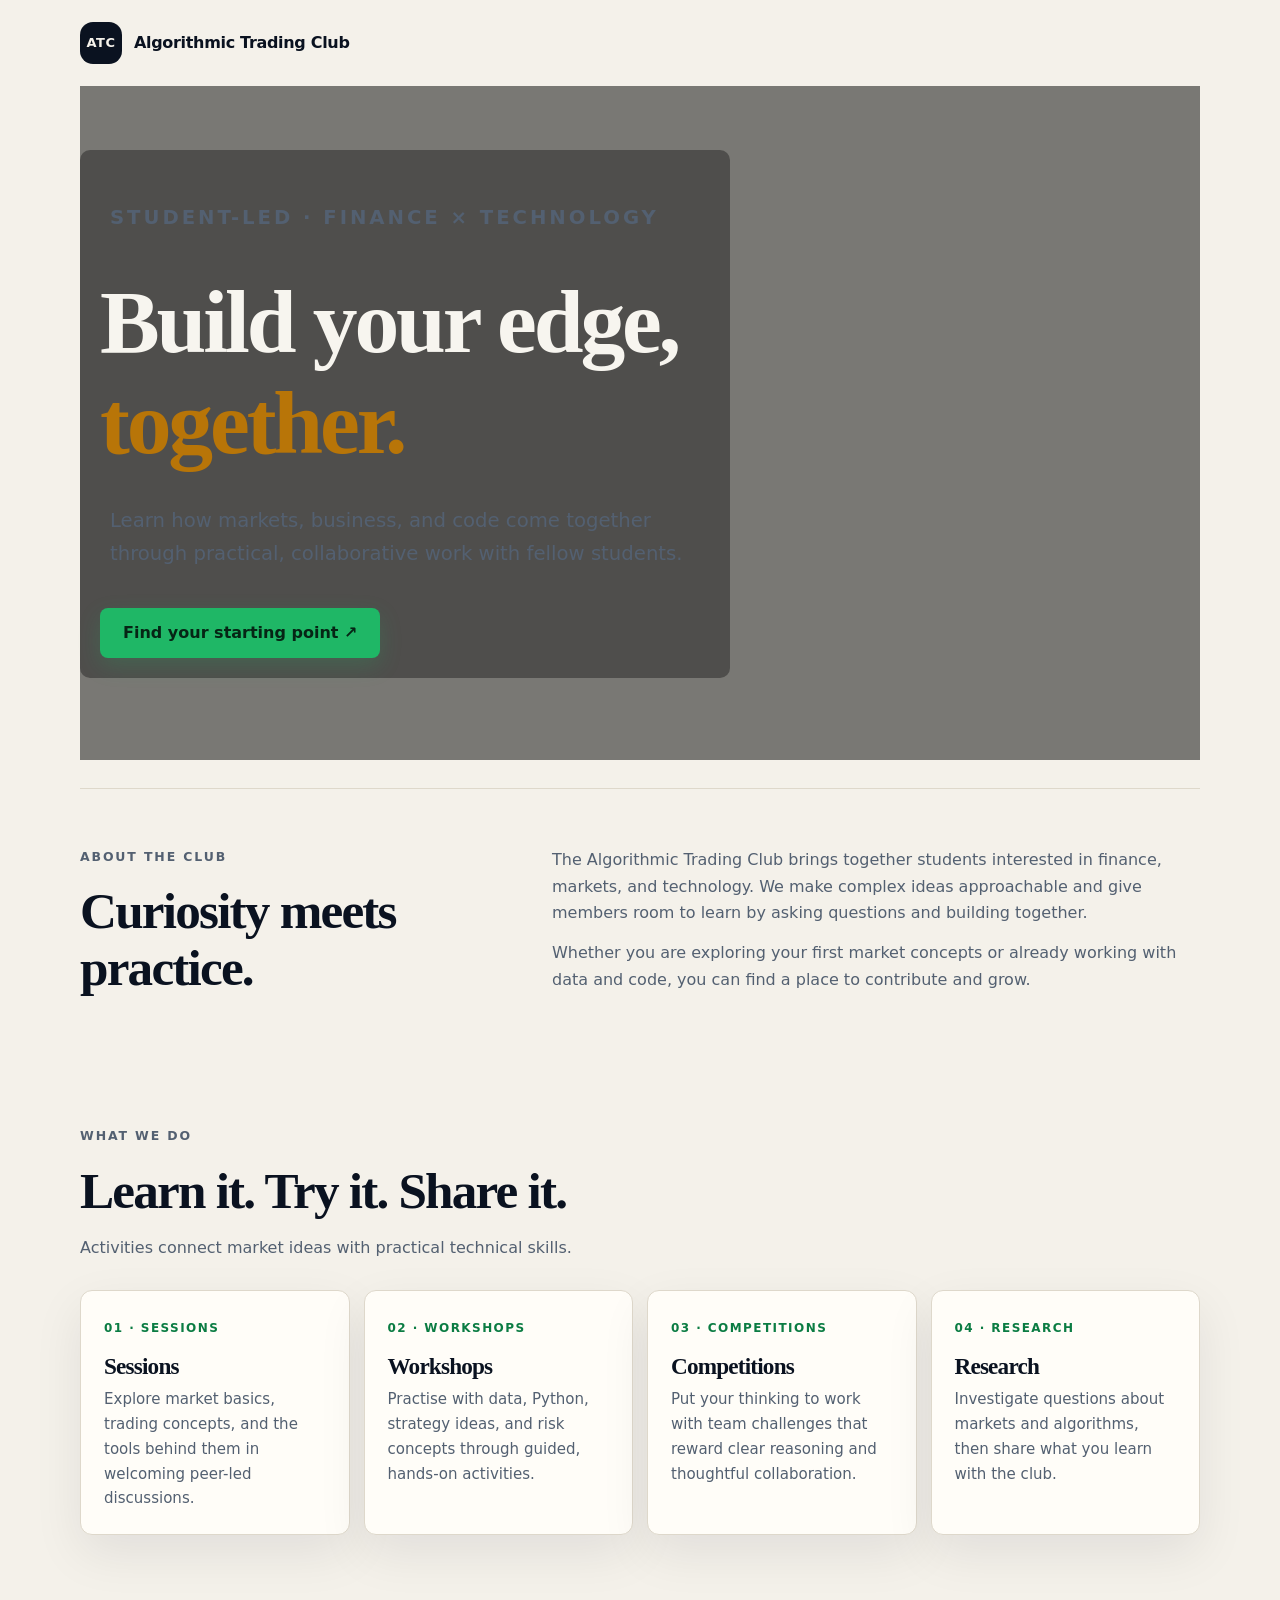
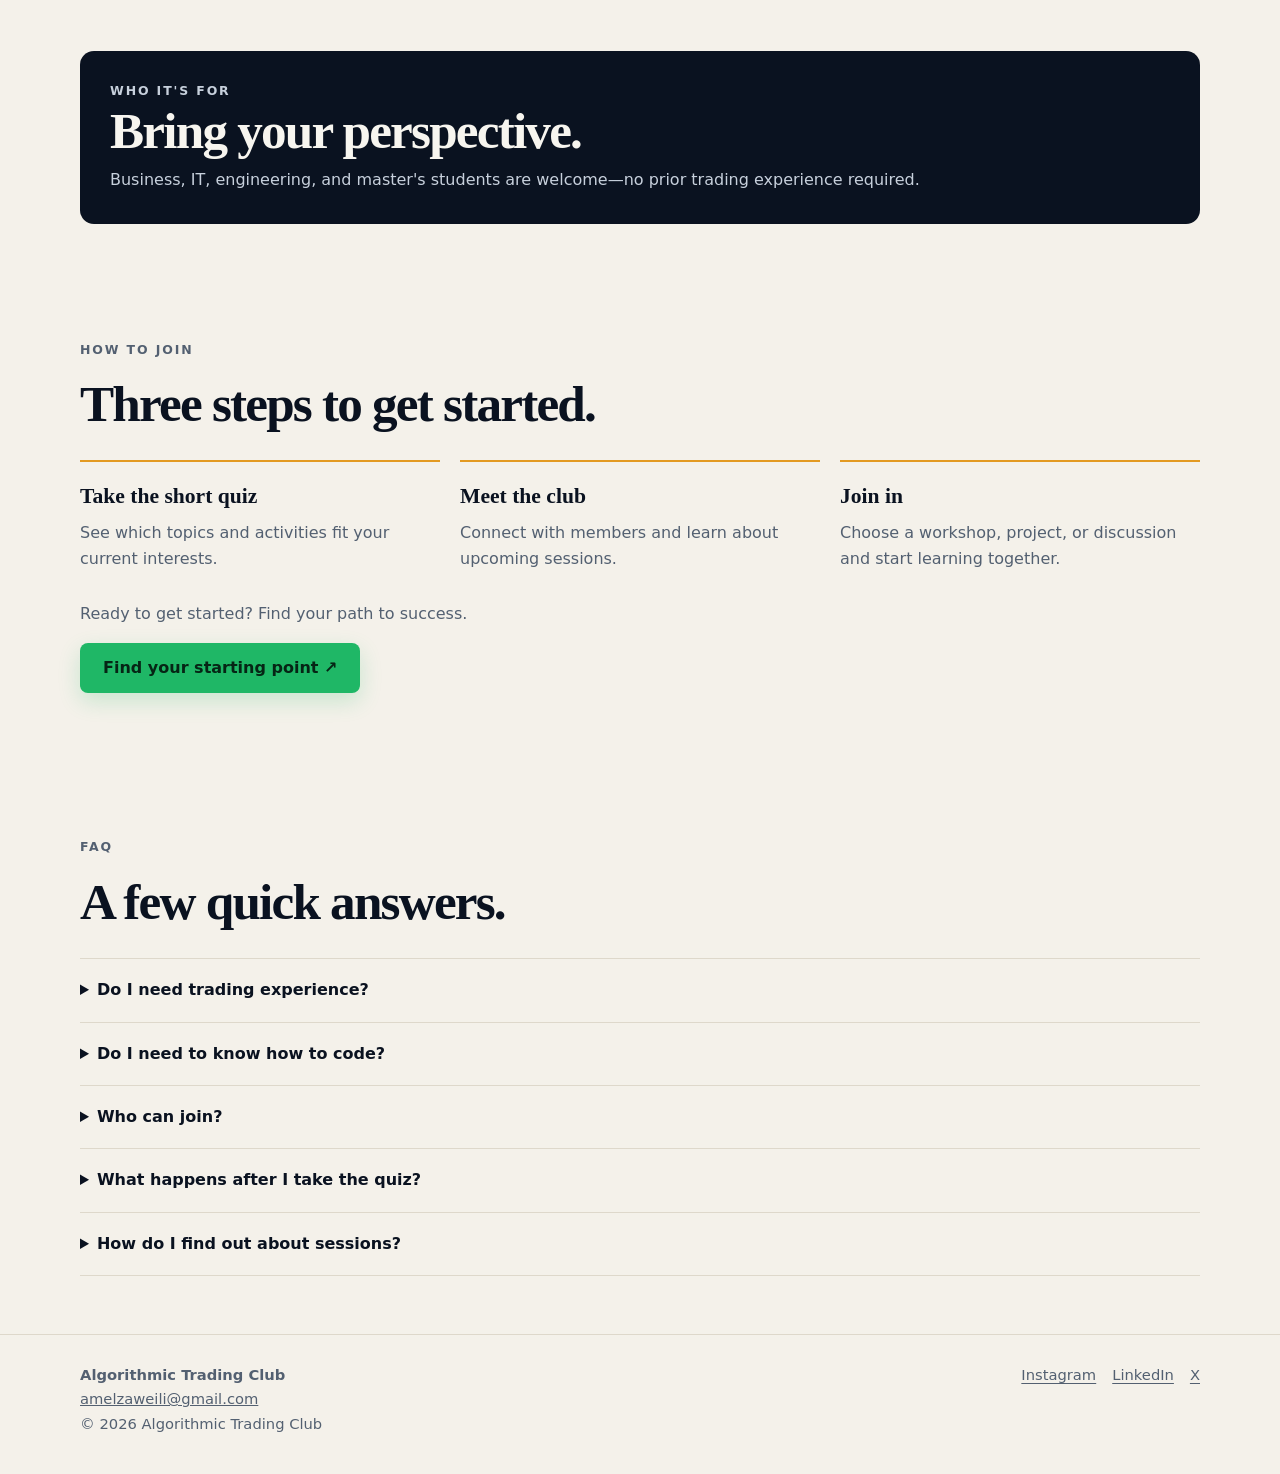
<file: business.html>
<!DOCTYPE html>
<html lang="en">
<head>
<meta charset="UTF-8">
<meta name="viewport" content="width=device-width, initial-scale=1, viewport-fit=cover">
<title>Business in Trading — Algorithmic Trading Club</title>
<meta name="description" content="Test your business knowledge in trading with 9 quick questions from the Algorithmic Trading Club.">
<meta name="robots" content="index, follow">
<meta name="theme-color" content="#f4f1ea">
<link rel="stylesheet" href="assets/css/theme.css">
</head>
<body class="site-body">
<main class="page-shell">
  <div class="brand"><span class="brand-mark" aria-hidden="true">ATC</span><span>Algorithmic Trading Club</span></div>
  <div id="app" class="app-card app-content"></div>
</main>

<script src="assets/js/config.js"></script>
<script src="assets/js/common.js"></script>
<script>
ATC.quiz({
  field: 'Business',
  tag: 'YOUR BUSINESS LEVEL',
  kicker: 'Business in trading',
  questions: [
    {q:'What does owning a share of a company mean?',
     a:['You own a small part of that company','You have lent the company money','You work for the company','You are guaranteed a yearly payment'], r:0},
    {q:'What does a broker do?',
     a:['Sets the price of every stock','Places buy and sell orders for you on the market','Guarantees that you will make a profit','Writes the news about companies'], r:1},
    {q:'What is a stock exchange?',
     a:['A bank that gives loans to traders','A marketplace where buyers and sellers trade shares','A government office that picks winning companies','A website that gives investing tips'], r:1},
    {q:'What is a limit order?',
     a:['An order that buys at any price right now','An order that only runs at your chosen price or better','An order that can be placed once a year','An order that the broker pays for'], r:1},
    {q:'What does a stop-loss do?',
     a:['Stops the market from falling','Closes your trade automatically at a set price to cap your loss','Doubles your position when the price drops','Blocks you from trading for a day'], r:1},
    {q:'What does volatility describe?',
     a:['How much and how fast a price moves','The number of companies on an exchange','The fee a broker charges','The age of a company'], r:0},
    {q:'What does liquidity mean?',
     a:['How much money a company earns','How easily you can buy or sell without moving the price','How old an asset is','How many shares a company has printed'], r:1},
    {q:'What is an ETF?',
     a:['A single company’s share','A basket of assets that trades like one stock','A loan from a broker','A type of savings account'], r:1},
    {q:'In general, higher potential return comes with...',
     a:['Lower risk','Higher risk','No risk at all','A guaranteed profit'], r:1}
  ],
  levels: [
    {min:0, name:'Market Newcomer',
     desc:'You are at the very start, which is a great place to be. Everyone in the club began with these words.',
     next:'Join our beginner sessions on how markets, brokers and orders work.'},
    {min:4, name:'Market Aware',
     desc:'You know the vocabulary and the logic behind it. A few concepts will turn this into real confidence.',
     next:'Practise placing paper trades and reading simple risk and return numbers.'},
    {min:7, name:'Market Ready',
     desc:'You have solid basics. You can follow a trading discussion and ask the right questions.',
     next:'Team up with an IT member and turn your market knowledge into a strategy they can code.'}
  ]
});
</script>
</body>
</html>
</file>
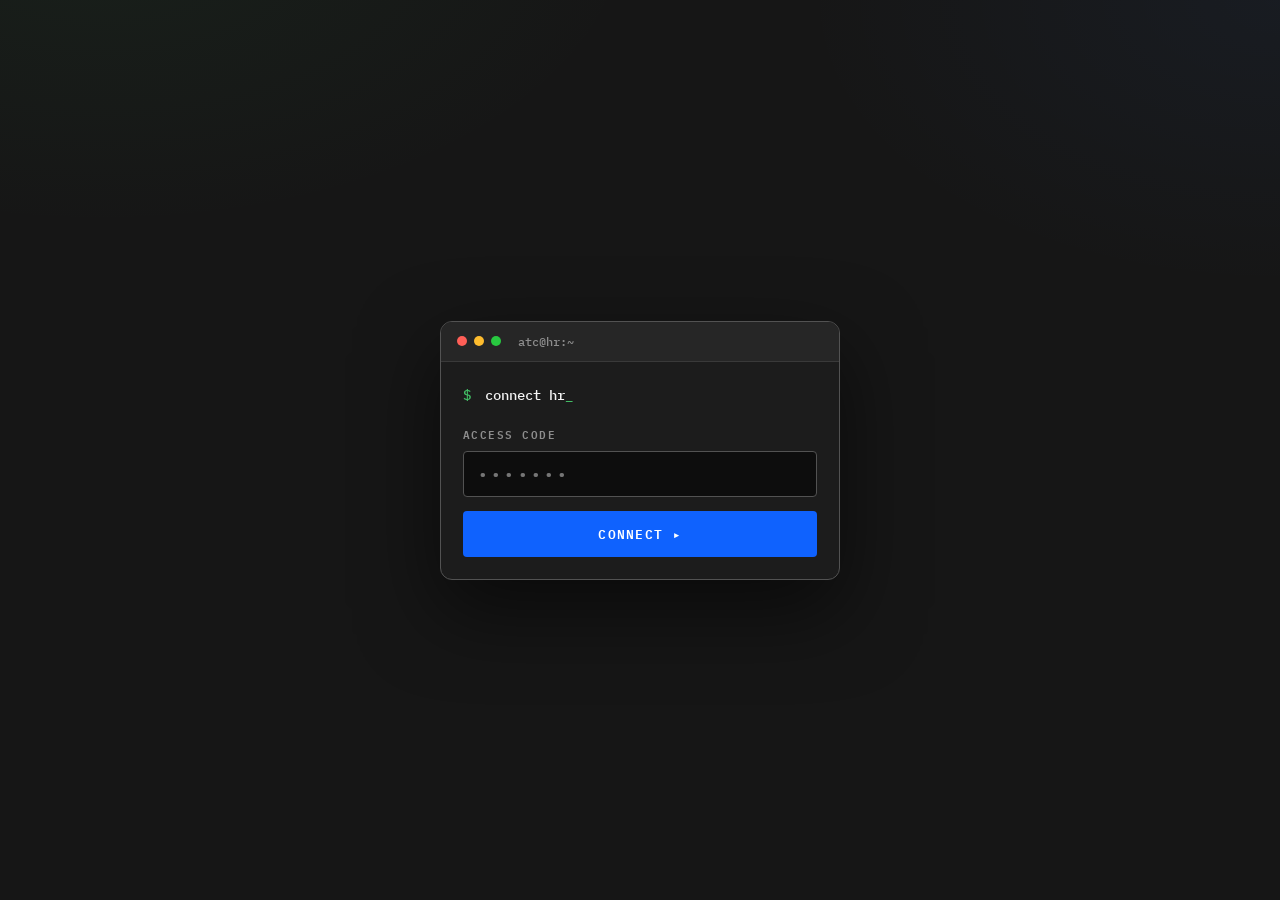
<file: hr.html>
<!DOCTYPE html>
<html lang="en" data-theme="dark">
<head>
<meta charset="UTF-8">
<meta name="viewport" content="width=device-width, initial-scale=1, viewport-fit=cover">
<meta name="robots" content="noindex, nofollow">
<meta name="theme-color" content="#161616">
<title>ATC · HR</title>
<link rel="preconnect" href="https://fonts.googleapis.com">
<link rel="preconnect" href="https://fonts.gstatic.com" crossorigin>
<link rel="stylesheet" href="https://fonts.googleapis.com/css2?family=IBM+Plex+Sans:wght@400;500;600;700&family=IBM+Plex+Mono:wght@400;500;600;700&display=swap">
<link rel="stylesheet" href="assets/css/hr.css">
</head>
<body class="admin-body">

<!-- LOGIN -->
<section id="login" class="admin-login">
  <div class="login-box">
    <div class="login-head">
      <span class="dot"></span><span class="dot"></span><span class="dot"></span>
      <span class="login-title">atc@hr:~</span>
    </div>
    <form id="loginForm" autocomplete="off">
      <p class="login-line"><span class="prompt">$</span> connect hr<span class="cursor">_</span></p>
      <label class="login-label" for="pw">ACCESS CODE</label>
      <input id="pw" type="password" placeholder="•••••••" autocomplete="off" autocapitalize="off" spellcheck="false" required>
      <button type="submit">CONNECT ▸</button>
      <p id="loginErr" class="login-err hidden"></p>
    </form>
  </div>
</section>

<!-- DASHBOARD -->
<div id="dashboard" class="admin-dashboard hidden">

  <header class="terminal-ticker">
    <button type="button" class="ticker-hamburger" id="hamburgerBtn" aria-label="Open menu">
      <svg viewBox="0 0 32 32" width="20" height="20" fill="currentColor" aria-hidden="true">
        <rect width="32" height="2" y="6"/>
        <rect width="32" height="2" y="15"/>
        <rect width="32" height="2" y="24"/>
      </svg>
    </button>
    <span class="ticker-brand">◆ ATC HR</span>
    <span class="ticker-live"><span class="live-dot"></span>LIVE</span>
    <span class="ticker-time" id="tickerTime">--:--:--</span>
    <span class="ticker-spacer"></span>
    <span class="ticker-msg" id="tickerMsg">SYNCED</span>
    <button type="button" class="ticker-btn" id="refreshBtn" aria-label="Refresh">↻</button>
    <button type="button" class="ticker-btn" id="logoutBtn" aria-label="Exit">✕</button>
  </header>

  <div class="dash-layout">
    <aside class="dash-sidebar" id="sidebar">
      <div class="side-section">
        <span class="side-label">SECTIONS</span>
        <nav class="side-nav" id="sideNav">
          <button type="button" data-tab="people"   class="active"><span class="nav-icon">◉</span>People</button>
          <button type="button" data-tab="actions"><span class="nav-icon">✓</span>Actions</button>
          <button type="button" data-tab="boardnotes"><span class="nav-icon">▣</span>Board</button>
          <button type="button" data-tab="compose"><span class="nav-icon">✎</span>Compose</button>
          <button type="button" data-tab="sent"><span class="nav-icon">➤</span>Sent</button>
          <button type="button" data-tab="board"><span class="nav-icon">⌘</span>Activity</button>
        </nav>
      </div>

      <div class="side-section">
        <span class="side-label">EMAIL SENDER</span>
        <select id="senderSelect" class="side-select"><option value="">— pick sender —</option></select>
        <p id="senderHint" class="side-hint warn">Used only for email attribution.</p>
      </div>

      <div class="side-section">
        <span class="side-label">SNAPSHOT</span>
        <div class="side-kpis" id="sideKpis"></div>
      </div>

      <div class="side-section">
        <span class="side-label">CURRENT DRAFT</span>
        <div class="side-state" id="sideDraftState">No draft.</div>
      </div>
    </aside>

    <main class="dash-main" id="dashMain">

      <!-- ═══ PEOPLE ═══ -->
      <section class="dash-panel active" data-panel="people">
        <div class="panel">
          <div class="panel-head">
            <h3>CLUB MEMBERS · <span id="clubCount" style="color:var(--green)">0</span></h3>
            <input type="search" id="clubSearch" class="hr-search" placeholder="Search members…" autocomplete="off">
          </div>
          <div class="table-scroll"><table id="clubTable" class="terminal-table mobile-cards"></table></div>
        </div>

        <div class="panel">
          <div class="panel-head">
            <h3>BOARD · 12</h3>
            <input type="search" id="boardSearch" class="hr-search" placeholder="Search board…" autocomplete="off">
          </div>
          <div class="members-grid" id="boardGrid"></div>
        </div>
      </section>

      <!-- ═══ ACTIONS ═══ -->
      <section class="dash-panel" data-panel="actions">
        <div class="panel">
          <div class="panel-head"><h3>NEW ACTION / MARK</h3></div>
          <form id="actionForm" class="hr-form" autocomplete="off">
            <div class="hr-form-grid">
              <label class="hr-field">
                <span class="hr-label">ACTION NAME *</span>
                <input type="text" id="actionName" class="hr-input" list="actionNameSuggestions" placeholder="e.g. Hackathon 2026" required>
                <datalist id="actionNameSuggestions"></datalist>
              </label>
              <label class="hr-field">
                <span class="hr-label">ACTION DATE</span>
                <input type="date" id="actionDate" class="hr-input">
              </label>
              <label class="hr-field">
                <span class="hr-label">MARK *</span>
                <select id="actionMark" class="hr-input" required>
                  <option value="">— select —</option>
                  <option value="Paid">Paid</option>
                  <option value="Attended">Attended</option>
                  <option value="Helpful">Helpful</option>
                  <option value="Commended">Commended</option>
                  <option value="Noted">Noted</option>
                  <option value="Pending">Pending</option>
                  <option value="Warning">Warning</option>
                  <option value="No-show">No-show</option>
                  <option value="Removed">Removed</option>
                  <option value="__custom">Custom…</option>
                </select>
              </label>
              <label class="hr-field hidden" id="customMarkField">
                <span class="hr-label">CUSTOM MARK</span>
                <input type="text" id="customMark" class="hr-input" placeholder="Type custom mark">
              </label>
            </div>
            <label class="hr-field">
              <span class="hr-label">NOTE <span class="muted">(optional)</span></span>
              <textarea id="actionNote" class="hr-input" rows="2" placeholder="Context for this mark…"></textarea>
            </label>
            <div class="hr-field">
              <div class="hr-field-header">
                <span class="hr-label">MEMBERS <span id="actionMemberCount" class="muted"></span></span>
                <div class="hr-field-header-actions">
                  <select id="actionAudience" class="compose-select" title="Bulk-add a group">
                    <option value="">+ Audience…</option>
                  </select>
                  <button type="button" class="clear-all-btn hidden" id="clearActionMembers">CLEAR</button>
                </div>
              </div>
              <div class="chips" id="actionMembersChips"></div>
              <div class="add-recipient">
                <input id="actionMemberInput" list="allPeopleList" placeholder="Add club member…" autocomplete="off">
                <button type="button" id="actionMemberAddBtn">ADD</button>
              </div>
            </div>
            <p id="actionErr" class="login-err hidden"></p>
            <div class="hr-compose-actions">
              <button type="submit" class="hr-send-btn">MARK ▸</button>
              <span id="actionStatus" class="status-pill hidden"></span>
            </div>
          </form>
        </div>

        <div class="panel">
          <div class="panel-head">
            <h3>ACTION LOG</h3>
            <div class="compose-toolbar">
              <input type="search" id="actionSearch" class="hr-search" placeholder="Search log…" autocomplete="off">
              <select id="actionFilterName" class="compose-select"><option value="">All actions</option></select>
              <select id="actionFilterMark" class="compose-select"><option value="">All marks</option></select>
            </div>
          </div>
          <div class="table-scroll"><table id="actionsTable" class="terminal-table mobile-cards"></table></div>
        </div>
      </section>

      <!-- ═══ BOARD NOTES ═══ -->
      <section class="dash-panel" data-panel="boardnotes">
        <div class="panel">
          <div class="panel-head"><h3>NEW BOARD RECORD</h3></div>
          <form id="boardNoteForm" class="hr-form" autocomplete="off">
            <div class="hr-form-grid">
              <label class="hr-field">
                <span class="hr-label">BOARD MEMBER *</span>
                <select id="boardNoteMember" class="hr-input" required>
                  <option value="">— select —</option>
                </select>
              </label>
              <label class="hr-field">
                <span class="hr-label">CATEGORY</span>
                <select id="boardNoteCategory" class="hr-input">
                  <option value="Meeting">Meeting</option>
                  <option value="Task">Task</option>
                  <option value="Contact">Contact</option>
                  <option value="Note">Note</option>
                  <option value="Other">Other</option>
                </select>
              </label>
            </div>
            <label class="hr-field">
              <span class="hr-label">NOTE *</span>
              <textarea id="boardNoteText" class="hr-input" rows="3" placeholder="What happened…" required></textarea>
            </label>
            <p id="boardNoteErr" class="login-err hidden"></p>
            <div class="hr-compose-actions">
              <button type="submit" class="hr-send-btn">SAVE ▸</button>
              <span id="boardNoteStatus" class="status-pill hidden"></span>
            </div>
          </form>
        </div>

        <div class="panel">
          <div class="panel-head">
            <h3>BOARD RECORDS</h3>
            <div class="compose-toolbar">
              <input type="search" id="boardNoteSearch" class="hr-search" placeholder="Search records…" autocomplete="off">
              <select id="boardNoteFilterMember" class="compose-select"><option value="">All members</option></select>
              <select id="boardNoteFilterCategory" class="compose-select"><option value="">All categories</option></select>
            </div>
          </div>
          <div class="table-scroll"><table id="boardNotesTable" class="terminal-table mobile-cards"></table></div>
        </div>
      </section>

      <!-- ═══ COMPOSE ═══ -->
      <section class="dash-panel" data-panel="compose">
        <div class="panel">
          <div class="panel-head">
            <h3>NEW MESSAGE</h3>
            <div class="compose-toolbar">
              <select id="templateSelect" class="compose-select"><option value="">Templates…</option></select>
              <select id="audienceSelect" class="compose-select"><option value="">Add audience…</option></select>
            </div>
          </div>

          <div class="compose-sender-notice hidden" id="composeSenderNotice">
            <span>⚠ No email sender picked.</span>
            <button type="button" id="pickSenderBtn">Pick now</button>
          </div>

          <form id="composeForm" class="hr-form" autocomplete="off">
            <div class="hr-field">
              <div class="hr-field-header">
                <span class="hr-label">RECIPIENTS <span id="recipientCount" class="muted"></span></span>
                <button type="button" class="clear-all-btn hidden" id="clearAllRecipients">CLEAR ALL</button>
              </div>
              <div class="chips" id="chips"></div>
              <div class="add-recipient">
                <input id="addRecipient" list="allPeopleList" placeholder="Add by name or email…" autocomplete="off">
                <datalist id="allPeopleList"></datalist>
                <button type="button" id="addRecipientBtn">ADD</button>
              </div>
            </div>

            <label class="hr-field">
              <span class="hr-label">SUBJECT</span>
              <input id="subject" type="text" class="hr-input" maxlength="200">
            </label>

            <div class="hr-field">
              <span class="hr-label">MESSAGE</span>
              <div class="editor-wrap">
                <div class="editor-toolbar" id="editorToolbar">
                  <button type="button" data-cmd="bold" title="Bold"><b>B</b></button>
                  <button type="button" data-cmd="italic" title="Italic"><i>I</i></button>
                  <button type="button" data-cmd="underline" title="Underline"><u>U</u></button>
                  <span class="tb-sep"></span>
                  <button type="button" data-cmd="hiliteColor" data-val="#fff3a0" title="Highlight" class="hl-btn">▮</button>
                  <span class="tb-sep"></span>
                  <select data-cmd="fontName" title="Font">
                    <option value="">Font</option>
                    <option value="Arial, sans-serif">Sans</option>
                    <option value="Georgia, serif">Serif</option>
                    <option value="'IBM Plex Mono', monospace">Mono</option>
                    <option value="'Times New Roman', serif">Times</option>
                  </select>
                  <select data-cmd="fontSize" title="Size">
                    <option value="">Size</option>
                    <option value="2">Small</option>
                    <option value="3">Normal</option>
                    <option value="5">Large</option>
                    <option value="6">Huge</option>
                  </select>
                  <span class="tb-sep"></span>
                  <button type="button" data-cmd="createLink" title="Insert link">🔗</button>
                  <button type="button" data-cmd="insertImage" title="Insert image URL">🖼</button>
                  <span class="tb-sep"></span>
                  <button type="button" data-cmd="justifyLeft" title="Align left">⇤</button>
                  <button type="button" data-cmd="justifyCenter" title="Center">↔</button>
                  <span class="tb-sep"></span>
                  <button type="button" data-cmd="removeFormat" title="Clear formatting">✕</button>
                </div>
                <div class="editor-body" id="editorBody" contenteditable="true" data-placeholder="Write your message…"></div>
              </div>
            </div>

            <p id="composeErr" class="login-err hidden"></p>

            <div class="hr-compose-actions">
              <button type="button" id="previewBtn" class="btn-ghost">👁 PREVIEW</button>
              <button type="button" id="draftBtn" class="btn-ghost">💾 SAVE DRAFT</button>
              <button type="button" id="testBtn" class="btn-ghost">📤 TEST TO ME</button>
              <button type="submit" class="hr-send-btn" id="sendBtn">SEND ▸</button>
              <span id="sendStatus" class="status-pill hidden"></span>
            </div>
          </form>
        </div>
      </section>

      <!-- ═══ SENT ═══ -->
      <section class="dash-panel" data-panel="sent">
        <div class="panel">
          <div class="panel-head"><h3>SENT</h3><span class="panel-tag" id="sentTag">—</span></div>
          <div class="table-scroll"><table id="sentTable" class="terminal-table mobile-cards"></table></div>
        </div>
      </section>

      <!-- ═══ ACTIVITY / BOARD LOG ═══ -->
      <section class="dash-panel" data-panel="board">
        <div class="panel">
          <div class="panel-head"><h3>EMAIL ACTIVITY</h3><span class="panel-tag" id="boardTag">—</span></div>
          <div class="table-scroll"><table id="boardStatsTable" class="terminal-table"></table></div>
        </div>
        <div class="panel">
          <div class="panel-head"><h3>RECENT ATTRIBUTED SENDS</h3><span class="panel-tag">ALL BOARD</span></div>
          <div class="table-scroll"><table id="boardRecentTable" class="terminal-table mobile-cards"></table></div>
        </div>
      </section>

    </main>
  </div>
</div>

<!-- DRAWER BACKDROP -->
<div class="drawer-backdrop" id="drawerBackdrop"></div>

<!-- MEMBER DETAIL MODAL -->
<div class="modal hidden" id="memberModal" role="dialog" aria-modal="true">
  <div class="modal-card member-modal-card">
    <div class="modal-head">
      <h3 id="memberModalTitle">MEMBER</h3>
      <button type="button" id="closeMemberModal" aria-label="Close">✕</button>
    </div>
    <div class="modal-body" id="memberModalBody">
      <!-- filled by JS -->
    </div>
  </div>
</div>

<!-- CONFIRM DIALOG -->
<div class="modal hidden" id="confirmModal" role="dialog" aria-modal="true">
  <div class="modal-card confirm-card">
    <div class="modal-head">
      <h3>CONFIRM</h3>
      <button type="button" id="confirmClose" aria-label="Close">✕</button>
    </div>
    <div class="modal-body">
      <p id="confirmMsg" class="confirm-msg">Are you sure?</p>
    </div>
    <div class="modal-actions">
      <button type="button" class="modal-cancel" id="confirmCancel">Cancel</button>
      <button type="button" class="modal-primary danger" id="confirmOk">Delete</button>
    </div>
  </div>
</div>

<!-- PREVIEW MODAL -->
<div class="modal hidden" id="previewModal" role="dialog" aria-modal="true">
  <div class="modal-card">
    <div class="modal-head">
      <h3>EMAIL PREVIEW</h3>
      <button type="button" id="closePreviewBtn" aria-label="Close">✕</button>
    </div>
    <div class="modal-body">
      <div class="modal-meta">
        <div><span class="key">FROM</span><b id="pvFrom">—</b></div>
        <div><span class="key">TO</span><b id="pvTo">—</b></div>
        <div><span class="key">SUBJECT</span><b id="pvSubject">—</b></div>
      </div>
      <div class="pv-frame"><iframe id="pvFrame" sandbox="allow-same-origin" referrerpolicy="no-referrer"></iframe></div>
    </div>
    <div class="modal-actions">
      <button type="button" class="modal-cancel" id="closePreviewBtn2">Close</button>
      <button type="button" class="modal-primary" id="sendFromPreviewBtn">Send ▸</button>
    </div>
  </div>
</div>

<!-- SELECTION BAR -->
<div class="selection-bar hidden" id="selectionBar">
  <span class="sel-count"><b id="selCount">0</b> selected</span>
  <button type="button" id="composeSelectedBtn">✉ MESSAGE</button>
  <button type="button" id="clearSelectionBtn">✕ CLEAR</button>
</div>

<script src="assets/js/config.js"></script>
<script src="assets/js/hr.js"></script>
</body>
</html>
</file>
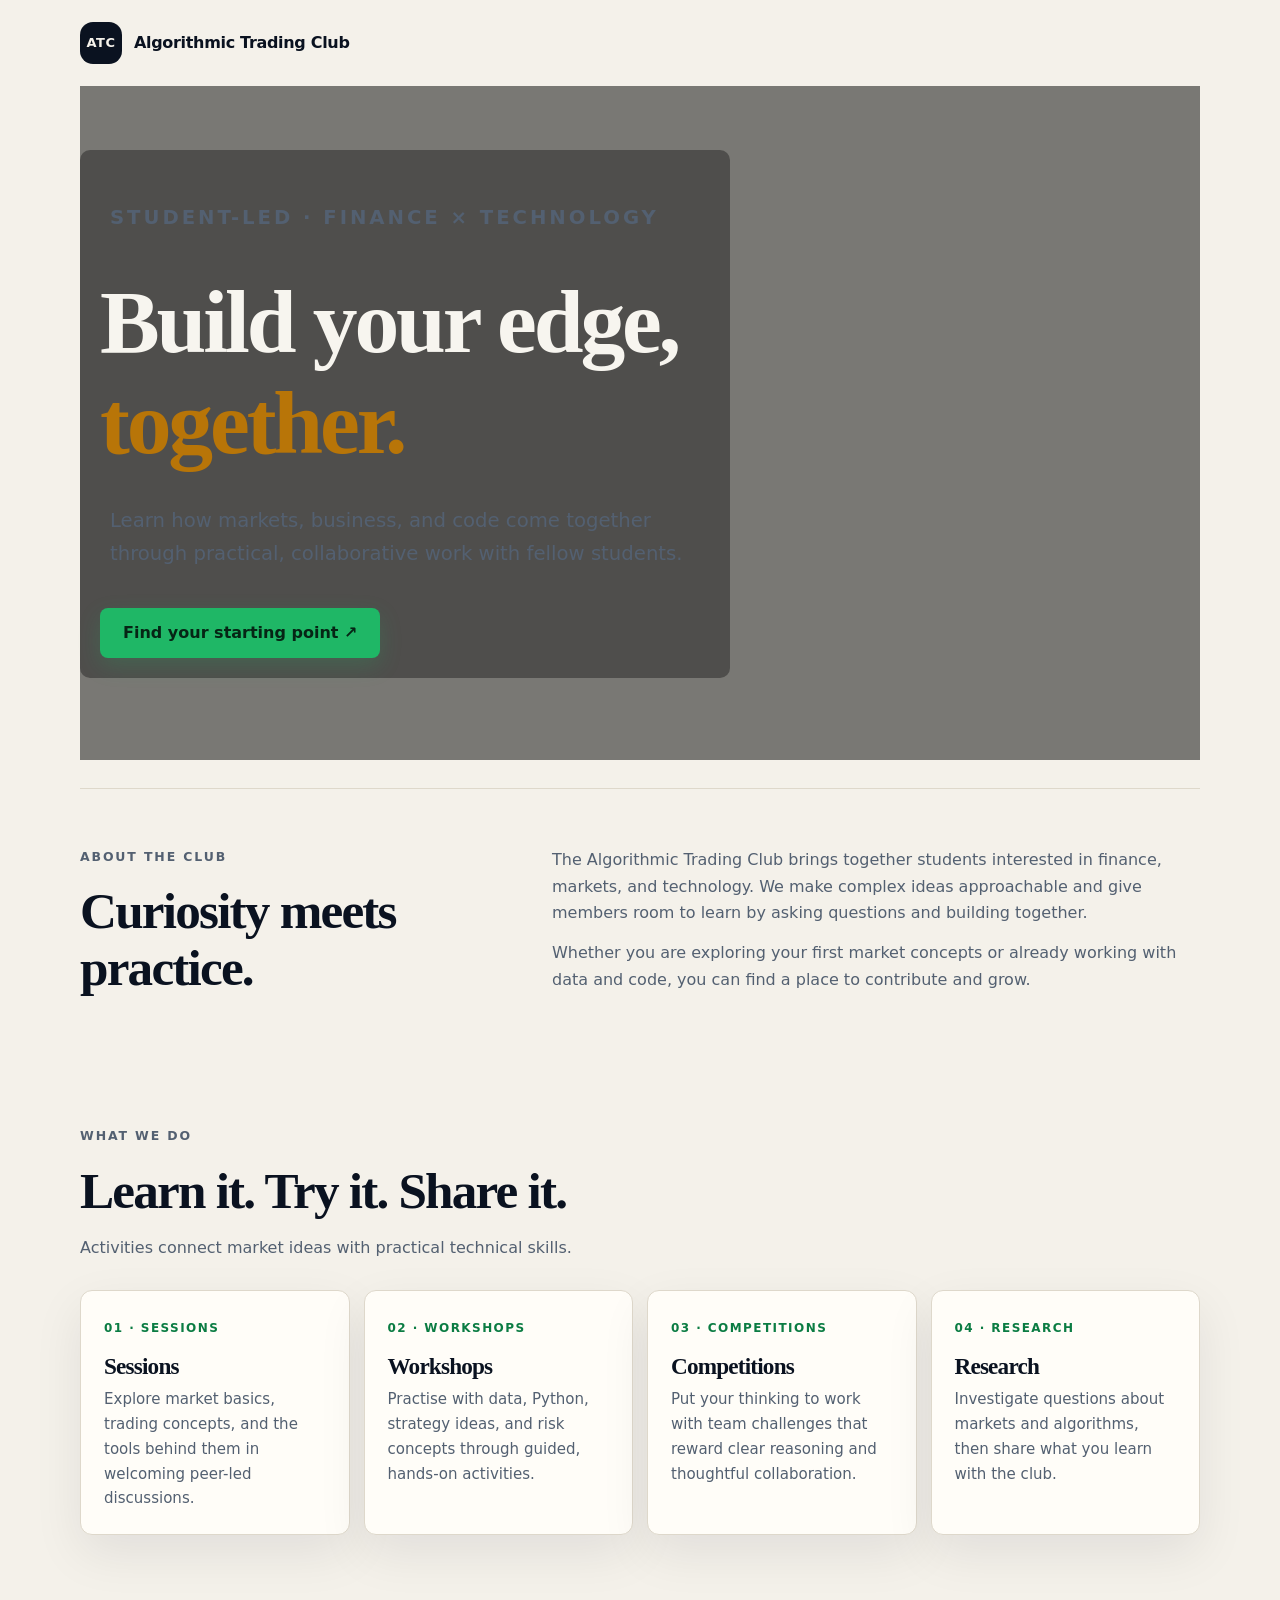
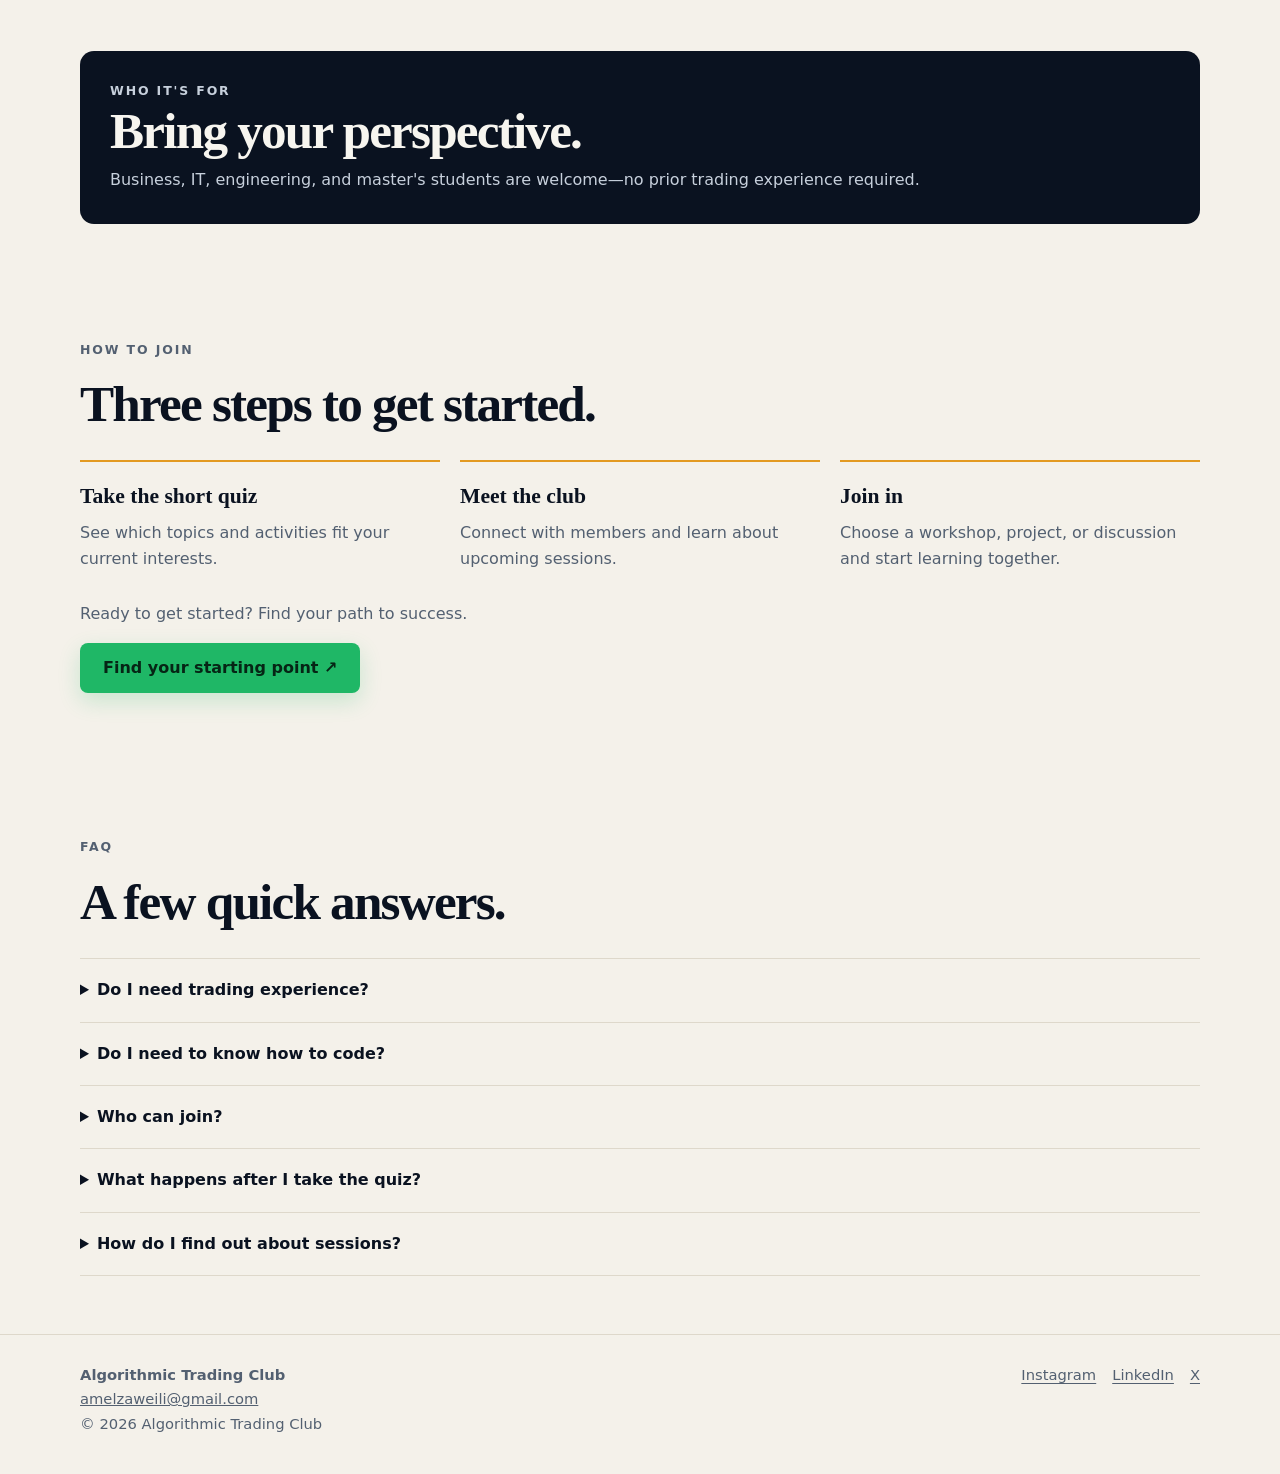
<file: it.html>
<!DOCTYPE html>
<html lang="en">
<head>
<meta charset="UTF-8">
<meta name="viewport" content="width=device-width, initial-scale=1, viewport-fit=cover">
<title>IT in Trading — Algorithmic Trading Club</title>
<meta name="description" content="Test your IT knowledge in trading with 9 quick questions from the Algorithmic Trading Club.">
<meta name="robots" content="index, follow">
<meta name="theme-color" content="#f4f1ea">
<link rel="stylesheet" href="assets/css/theme.css">
</head>
<body class="site-body">
<main class="page-shell">
  <div class="brand"><span class="brand-mark" aria-hidden="true">ATC</span><span>Algorithmic Trading Club</span></div>
  <div id="app" class="app-card app-content"></div>
</main>

<script src="assets/js/config.js"></script>
<script src="assets/js/common.js"></script>
<script>
ATC.quiz({
  field: 'IT',
  tag: 'YOUR IT LEVEL',
  kicker: 'IT in trading',
  questions: [
    {q:'What is an algorithm?',
     a:['A step-by-step set of instructions to solve a problem','A type of computer chip','A programming error','A stock market index'], r:0},
    {q:'In Python, which structure is best for an ordered series of prices like [101, 103, 99]?',
     a:['A list','A boolean','A comment','A function name'], r:0},
    {q:'If prices = [101, 103, 99], what does prices[-1] return?',
     a:['101','103','99','An error'], r:2},
    {q:'What is a 5-day moving average?',
     a:['The highest price of the last 5 days','The average of the latest 5 prices, updated every day','The price 5 days ago','Five times the current price'], r:1},
    {q:'Which Python library is the standard for working with tables of data (DataFrames)?',
     a:['pandas','turtle','pygame','tkinter'], r:0},
    {q:'What does df["close"].pct_change() calculate?',
     a:['The total of all closing prices','The percentage change from one row to the next','The highest closing price','The number of rows in the table'], r:1},
    {q:'Your price data has missing values (NaN). What is a sensible first step?',
     a:['Ignore them and run the strategy','Inspect them, then fill or drop them on purpose','Delete the whole dataset','Replace every price with 0'], r:1},
    {q:'What is backtesting?',
     a:['Running a strategy on past data to see how it would have performed','Testing a computer for viruses','Placing live trades with real money','Copying another trader'], r:0},
    {q:'The rule “if price is above the average, buy; otherwise, wait” is an example of...',
     a:['Conditional (if/else) logic','A syntax error','A database query','Image processing'], r:0}
  ],
  levels: [
    {min:0, name:'Code Curious',
     desc:'You are at the start of the coding side of trading, and that is exactly where most of our members begin.',
     next:'Join our first Python session: lists, loops and a simple price series.'},
    {min:4, name:'Code Builder',
     desc:'You understand the core ideas. With some practice you will be writing small strategies yourself.',
     next:'Try loading price data with pandas and plotting a moving average.'},
    {min:7, name:'Quant Coder',
     desc:'You are comfortable with algorithms and data handling. You are ready to build and test strategies.',
     next:'Team up with a business member and backtest a strategy built on their market ideas.'}
  ]
});
</script>
</body>
</html>
</file>
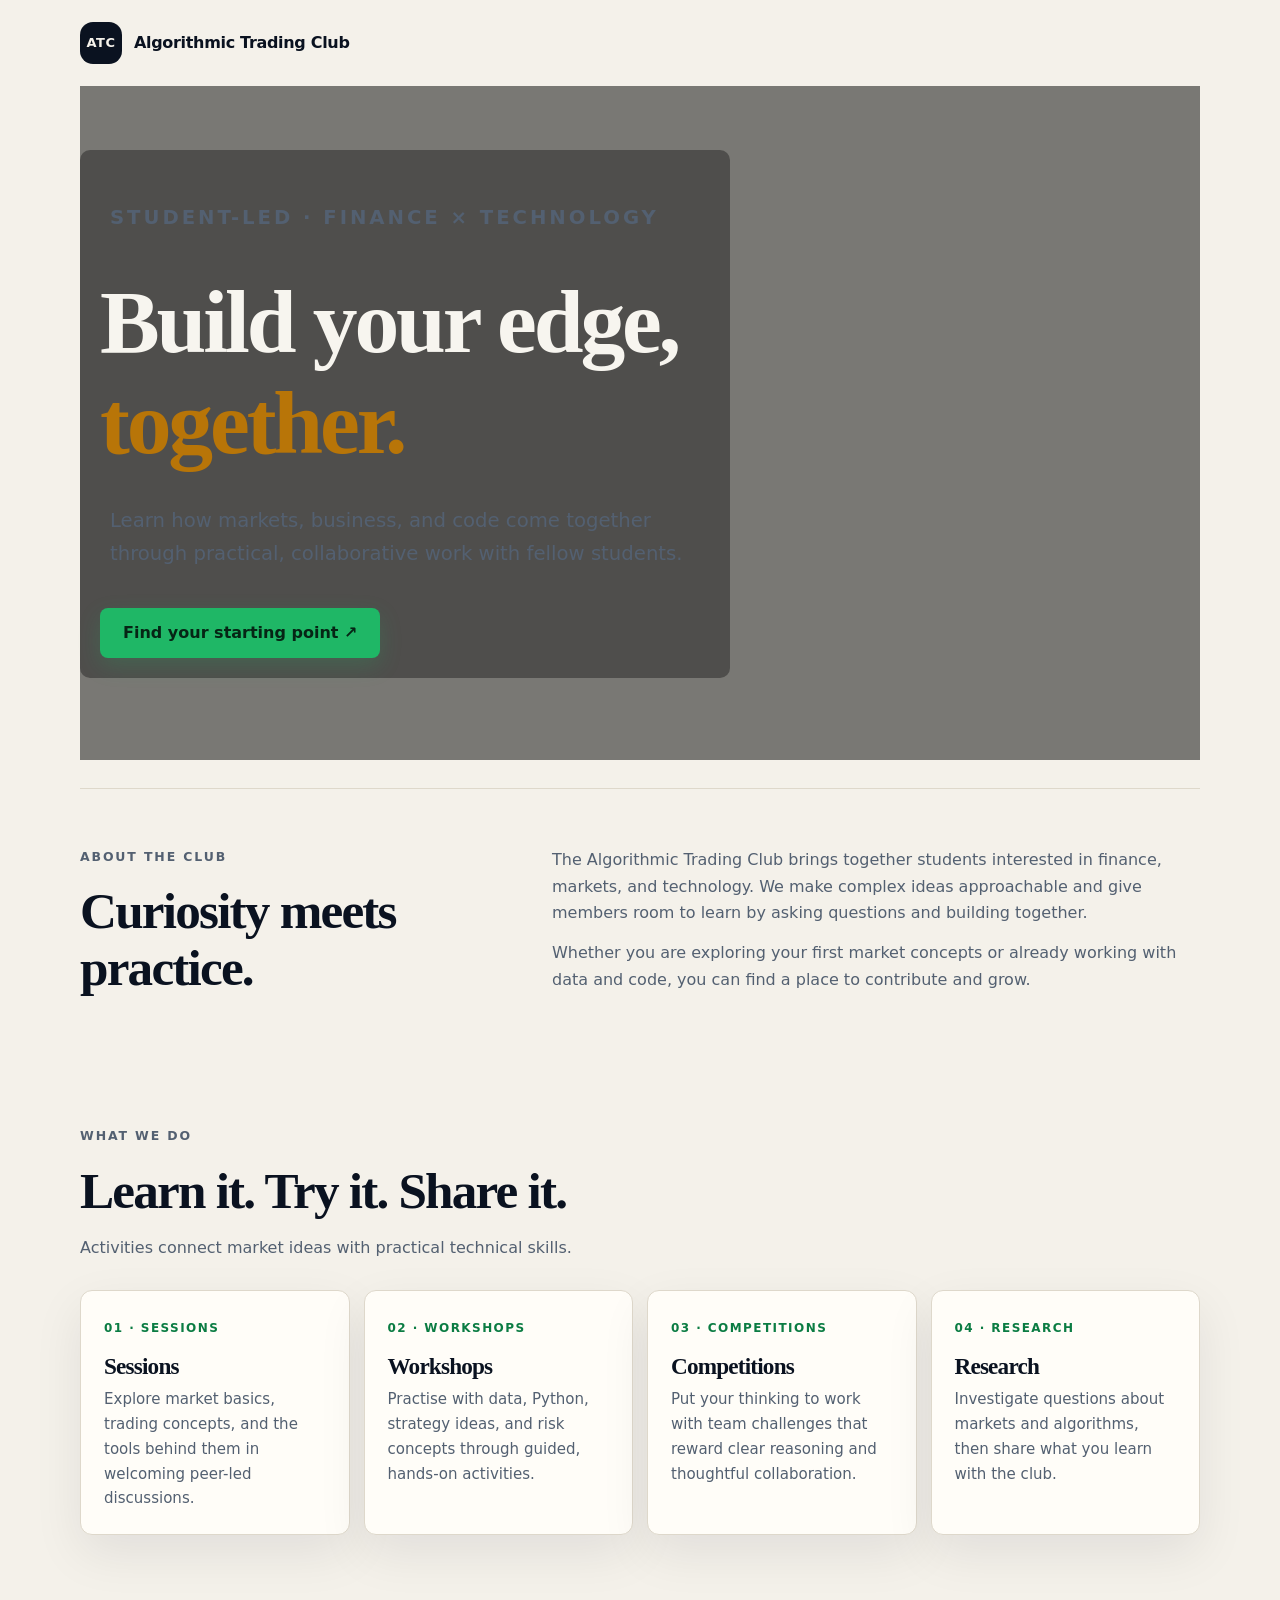
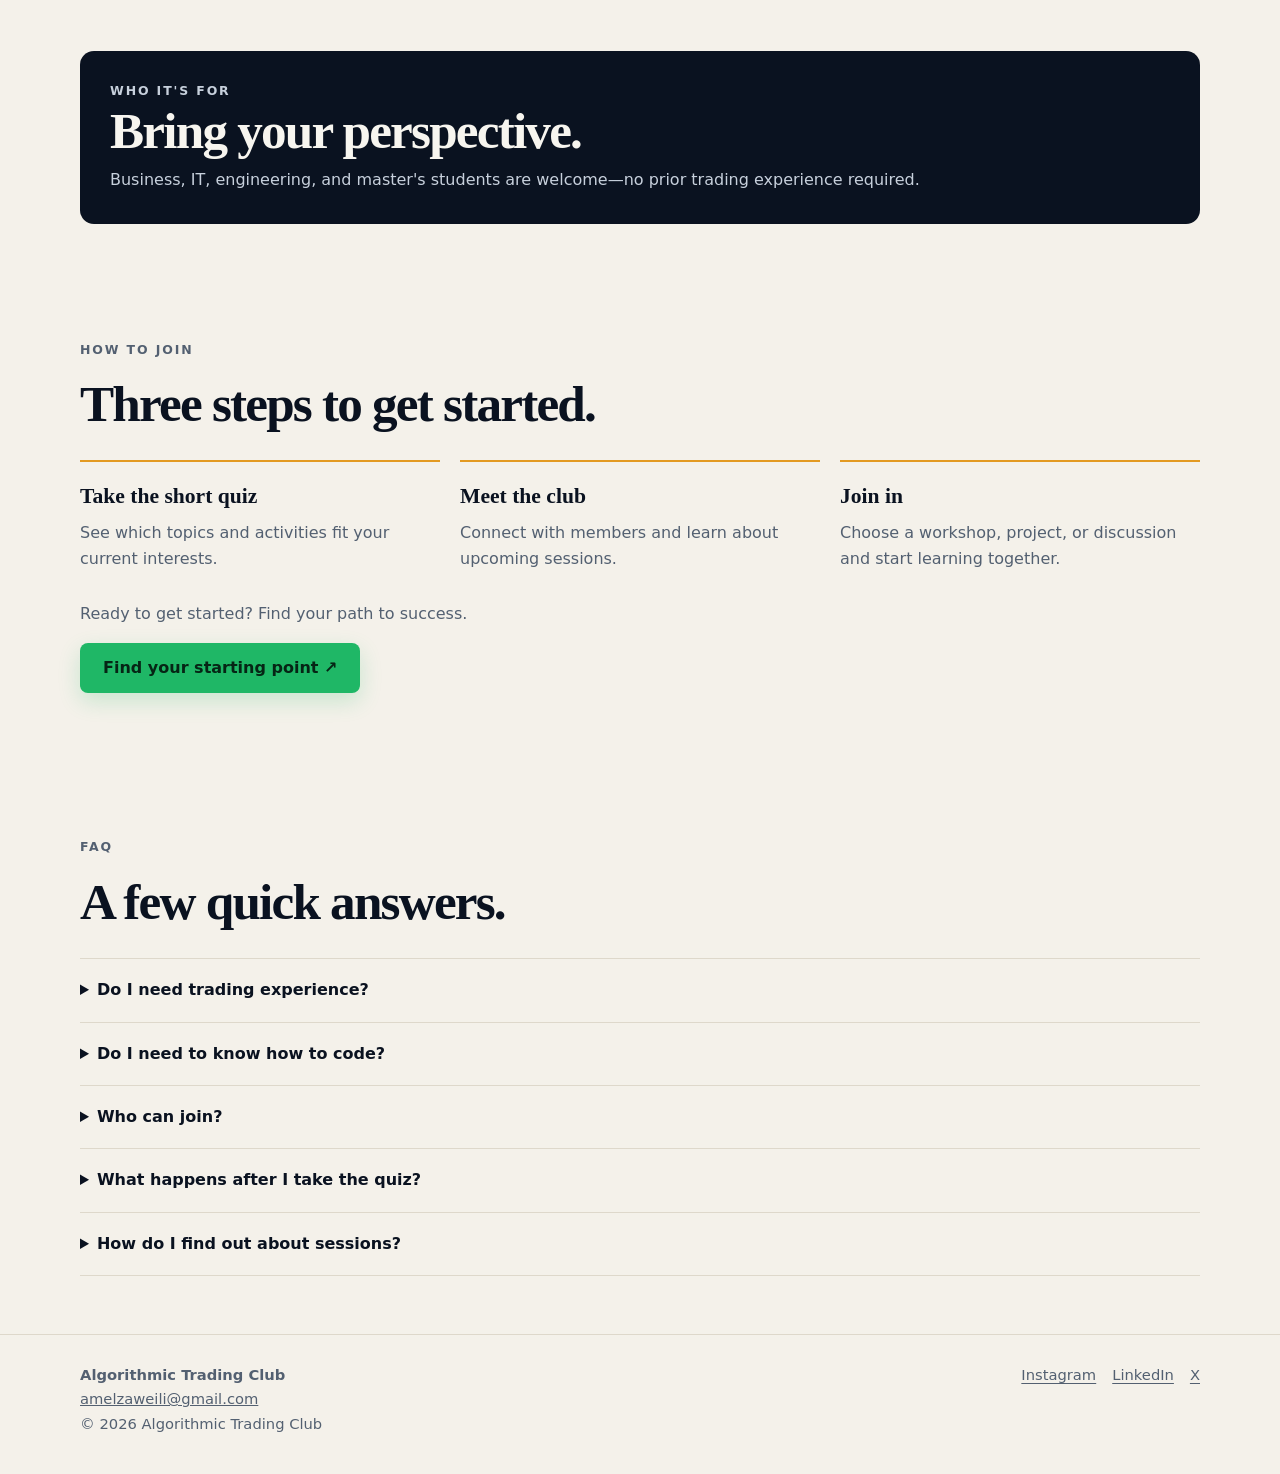
<file: level.html>
<!DOCTYPE html>
<html lang="en">
<head>
<meta charset="UTF-8">
<meta name="viewport" content="width=device-width, initial-scale=1, viewport-fit=cover">
<title>What Kind of Trader Are You? — Algorithmic Trading Club</title>
<link rel="stylesheet" href="assets/css/theme.css">
</head>
<body class="site-body">
<main class="page-shell">
  <div class="brand"><span class="brand-mark" aria-hidden="true">ATC</span><span>Algorithmic Trading Club</span></div>
  <div id="app" class="app-card app-content"></div>
</main>
</div>

<script src="assets/js/config.js"></script>
<script src="assets/js/common.js"></script>
<script>
/* ===== Professor's questions and results: unchanged ===== */
const P=[
 {q:"You receive an unexpected $1,000. What do you do?",a:[["Put it in a safe savings fund.","G"],["Invest in a few companies you've researched well.","R"],["Put it on whatever is trending this week.","P"]]},
 {q:"Your investment drops 20% in a single day. Your first move?",a:[["Sell before it gets worse.","G"],["Re-check my reasoning, then hold or buy more.","R"],["Jump into whatever is moving fast right now.","P"]]},
 {q:"What excites you most about markets?",a:[["Steady growth that compounds over time.","G"],["Finding an edge that others missed.","R"],["The rush of a fast move.","P"]]},
 {q:"Pick one offer:",a:[["A guaranteed $500.","G"],["A 50% chance of winning $1,200.","R"],["A 10% chance of winning $6,000.","P"]]},
 {q:"How do you decide on a trade?",a:[["Strict rules and diversification. Safety first.","G"],["Research, conviction, and a sized position.","R"],["Gut feeling and what everyone is talking about.","P"]]},
 {q:"Your ideal trading pace?",a:[["Check in once a month.","G"],["A few times a week, with a plan.","R"],["All day, every day.","P"]]}
];
const K=[
 {c:"F",q:"What does diversification mean?",a:["Putting everything in your best stock","Spreading investments to reduce risk","Trading as often as possible","Borrowing money to invest"],r:1},
 {c:"F",q:"In a 'bull market', prices are generally...",a:["Rising","Falling","Frozen","Unpredictable by law"],r:0},
 {c:"F",q:"What is the bid-ask spread?",a:["The fee your broker charges monthly","The gap between the highest buy price and lowest sell price","The yearly return of a stock","The size of a company"],r:1},
 {c:"T",q:"Which language is most popular for data analysis and quantitative research?",a:["CSS","Swift","Python","COBOL"],r:2},
 {c:"T",q:"What does a 'loop' do in programming?",a:["Repeats a block of code","Deletes a file","Connects to Wi-Fi","Compresses images"],r:0},
 {c:"T",q:"What is an API?",a:["A type of computer chip","A way for programs to request data or services from each other","A programming mistake","A spreadsheet format"],r:1}
];
const TYPES={
 G:{n:"Risk averse",s:"The Guardian",d:"You protect capital first. Slow, steady, and disciplined wins for you.",fit:"Risk management, portfolio construction and low-volatility strategies.",tip:"Your instinct is a real edge. Many strategies fail because nobody thought about the downside."},
 R:{n:"The Risk Taker",s:"Calculated conviction",d:"You'll take big positions, but only when your research backs them.",fit:"Statistical arbitrage research, strategy design and position sizing.",tip:"Learn position sizing early. It keeps conviction from turning into ruin."},
 P:{n:"The Player",s:"Thrill and speed",d:"You love momentum, action and the fast move. Markets are a game to you.",fit:"Our trading competitions and short-term strategy challenges.",tip:"Channel the energy into rules and stop-losses, and the thrill becomes a strategy."}
};
/* ===== end of unchanged content ===== */

const app=document.getElementById('app');
const U=ATC.ui, user=ATC.requireUser();
if (ATC.hasCompletedGame('trader')) {
  app.innerHTML = `<h1 class="${U.h1}">Already <span class="hl">done</span></h1>
    <p class="lead">This device has already completed the trader assessment in the last 24 hours.</p>
    <button class="${U.ghost}" onclick="ATC.menu()">Back to start</button>`;
} else {
let i=0,sc={G:0,R:0,P:0},fin=0,it=0;

function q(){
 const total=P.length+K.length;
 if(i>=total){return result();}
 const isP=i<P.length, item=isP?P[i]:K[i-P.length];
 const opts=isP?item.a.map((o,n)=>`<button class="${U.opt}" onclick="pick(${n})">${o[0]}</button>`)
              :item.a.map((o,n)=>`<button class="${U.opt}" onclick="pick(${n})">${o}</button>`);
 app.innerHTML=`${U.progress(i,total)}
 <p class="${U.step}">${isP?'Part 1 · Your trading personality':'Part 2 · Quick knowledge check'} · ${i+1} of ${total}</p>
 <h2 class="${U.h2}">${item.q}</h2>${opts.join('')}`;
}
function pick(n){
 if(i<P.length){sc[P[i].a[n][1]]++;}
 else{const k=K[i-P.length]; if(n===k.r){k.c==="F"?fin++:it++;}}
 i++;q();
}
function result(){
 const order=["R","G","P"];
 const key=order.reduce((a,b)=>sc[b]>sc[a]?b:a,"R");
 const t=TYPES[key];
 let side,partner;
 if(fin>=2&&it>=2){side="Both worlds";partner="You can bridge finance and tech on your own. Great mentor material for the club.";}
 else if(fin>it){side="Finance-leaning";partner="We'll pair you with a tech member so you learn to build what you already understand.";}
 else if(it>fin){side="Tech-leaning";partner="We'll pair you with a finance member so you learn what your code should actually trade.";}
 else{side="Fresh start";partner="Perfect. Most of our members start from zero, and we begin with the basics.";}
 app.innerHTML=`<span class="${U.tagGold}">YOUR TRADER TYPE</span>
 <h1 class="${U.h1}">${t.n}</h1>
 <p class="body-copy"><strong>${t.s}</strong></p>
 <p class="body-copy">${t.d}</p>
 <div class="${U.stats}">${U.stat([fin+'/3','FINANCE'])}${U.stat([it+'/3','TECH'])}</div>
 <span class="${U.tagGreen}">${side.toUpperCase()}</span>
 ${U.box('Your match in the club',partner,true)}
 ${U.box("Where you'd shine",t.fit)}
 ${U.box('Our tip for you',t.tip)}
 <p class="footer-note">Scan the sign-up code at our stand to join the Algorithmic Trading Club.</p>
 ${U.actions()}`;
 ATC.markCompletedGame('trader');
 ATC.send({
  type:'result',
  name:user.name,email:user.email,education:user.education,motivation:user.motivation || '',
  deviceId: ATC.deviceId(),
  staffCode: localStorage.getItem('atc_staff_override') === '1' ? 'ATC-STAFF-2026' : '',
  game:'trader',field:'',
  score:fin+it,total:6,result:t.n+' · '+side,
  details:`Finance ${fin}/3, Tech ${it}/3, Guardian ${sc.G}, Risk Taker ${sc.R}, Player ${sc.P}`
 });
}
q();
}
</script>
</body>
</html>
</file>
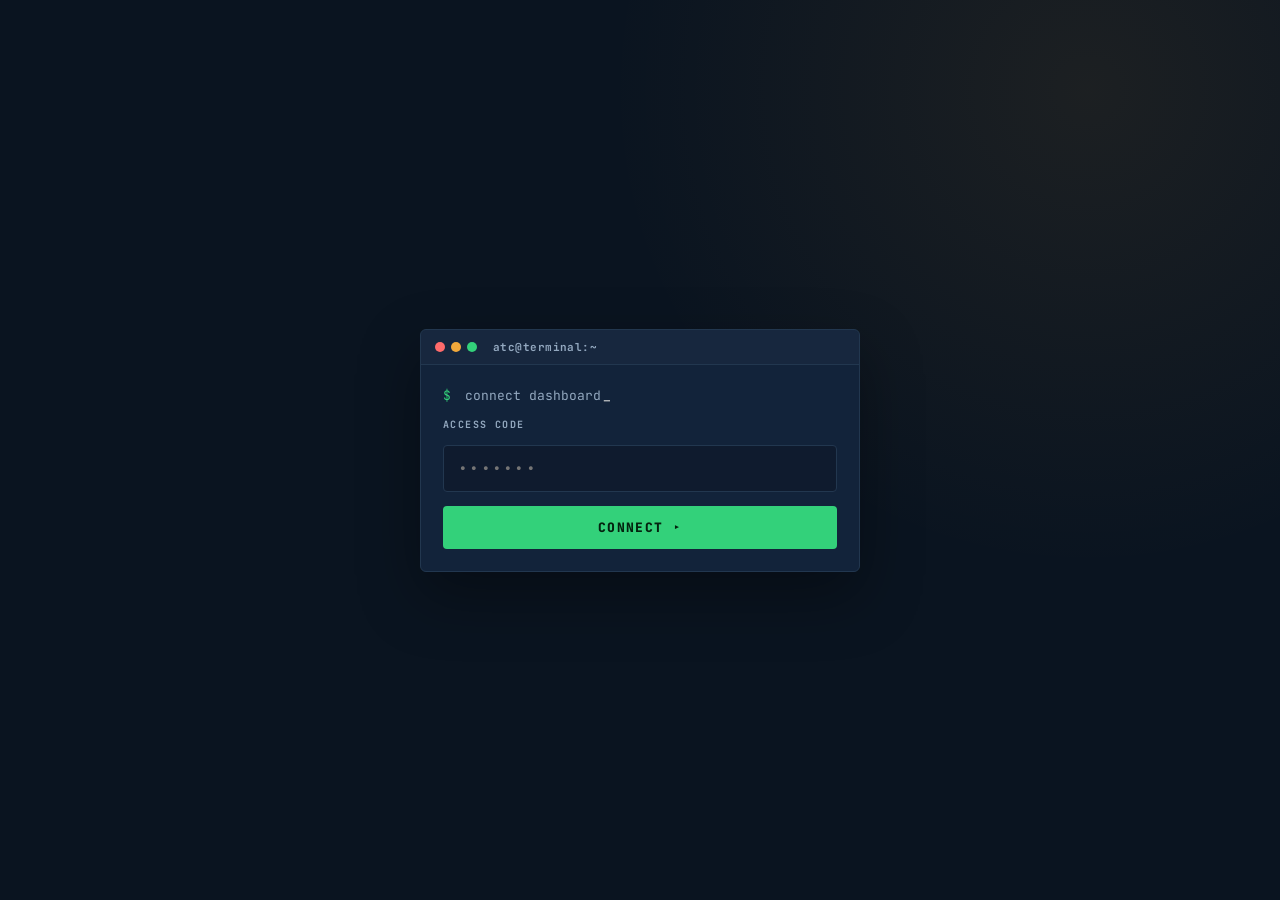
<file: _legacy/admin.html>
<!DOCTYPE html>
<html lang="en" data-theme="dark">
<head>
<meta charset="UTF-8">
<meta name="viewport" content="width=device-width, initial-scale=1, viewport-fit=cover">
<meta name="robots" content="noindex, nofollow">
<title>ATC · Terminal</title>
<link rel="preconnect" href="https://fonts.googleapis.com">
<link rel="preconnect" href="https://fonts.gstatic.com" crossorigin>
<link rel="stylesheet" href="https://fonts.googleapis.com/css2?family=JetBrains+Mono:wght@400;500;700;800&display=swap">
<link rel="stylesheet" href="assets/css/theme.css">
<link rel="stylesheet" href="assets/css/admin.css">
</head>
<body class="admin-body">

<!-- ──────── LOGIN ──────── -->
<section id="login" class="admin-login">
  <div class="login-box">
    <div class="login-head">
      <span class="dot"></span><span class="dot"></span><span class="dot"></span>
      <span class="login-title">atc@terminal:~</span>
    </div>
    <form id="loginForm" autocomplete="off">
      <p class="login-line"><span class="prompt">$</span> connect dashboard<span class="cursor">_</span></p>
      <label class="login-label" for="pw">ACCESS CODE</label>
      <input id="pw" type="password" placeholder="•••••••" autocomplete="off" autocapitalize="off" spellcheck="false" required>
      <button type="submit">CONNECT ▸</button>
      <p id="loginErr" class="login-err hidden"></p>
    </form>
  </div>
</section>

<!-- ──────── DASHBOARD ──────── -->
<div id="dashboard" class="admin-dashboard hidden">

  <header class="terminal-ticker">
    <span class="ticker-brand">◆ ATC TERMINAL</span>
    <span class="ticker-live"><span class="live-dot"></span>LIVE</span>
    <span class="ticker-time" id="tickerTime">--:--:--</span>
    <span class="ticker-spacer"></span>
    <span class="ticker-msg" id="tickerMsg">SYNCED</span>
    <button type="button" class="ticker-btn" id="refreshBtn">↻ REFRESH</button>
    <button type="button" class="ticker-btn" id="logoutBtn">✕ EXIT</button>
  </header>

  <section class="kpi-strip" id="kpiStrip" aria-label="Key numbers"></section>

  <section class="chart-grid">

    <div class="panel">
      <div class="panel-head">
        <h3>TRADER TYPES</h3>
        <span class="panel-tag" id="tagTrader">—</span>
      </div>
      <div class="chart-wrap" id="chartTrader"></div>
    </div>

    <div class="panel">
      <div class="panel-head">
        <h3>FINANCE × TECH</h3>
        <span class="panel-tag">TRADER GAME</span>
      </div>
      <div class="chart-wrap" id="chartBalance"></div>
    </div>

    <div class="panel">
      <div class="panel-head">
        <h3>KNOWLEDGE LEVELS</h3>
        <span class="panel-tag">QUIZ</span>
      </div>
      <div class="chart-wrap" id="chartLevels"></div>
    </div>

    <div class="panel">
      <div class="panel-head">
        <h3>BY FIELD</h3>
        <span class="panel-tag">QUIZ</span>
      </div>
      <div class="chart-wrap" id="chartFields"></div>
    </div>

    <div class="panel">
      <div class="panel-head">
        <h3>EDUCATION</h3>
        <span class="panel-tag">SIGNUPS</span>
      </div>
      <div class="chart-wrap" id="chartEducation"></div>
    </div>

  </section>

  <section class="table-grid">
    
    <div class="panel panel-wide">
      <div class="panel-head">
        <h3>SIGNUPS · LAST 24H</h3>
        <span class="panel-tag" id="tagSignups">—</span>
      </div>
      <div class="chart-wrap" id="chartSignups"></div>
    </div>
    
  </section>

  <section class="table-grid">

    <div class="panel">
      <div class="panel-head">
        <h3>SIGNUPS · LATEST</h3>
        <span class="panel-tag" id="tagSignupsTable">—</span>
      </div>
      <div class="table-scroll">
        <table id="tableSignups" class="terminal-table"></table>
      </div>
    </div>

    <div class="panel">
      <div class="panel-head">
        <h3>RESULTS · LATEST</h3>
        <span class="panel-tag" id="tagResultsTable">—</span>
      </div>
      <div class="table-scroll">
        <table id="tableResults" class="terminal-table"></table>
      </div>
    </div>

  </section>

</div>

<script src="assets/js/config.js"></script>
<script src="assets/js/admin.js"></script>
</body>
</html>
</file>
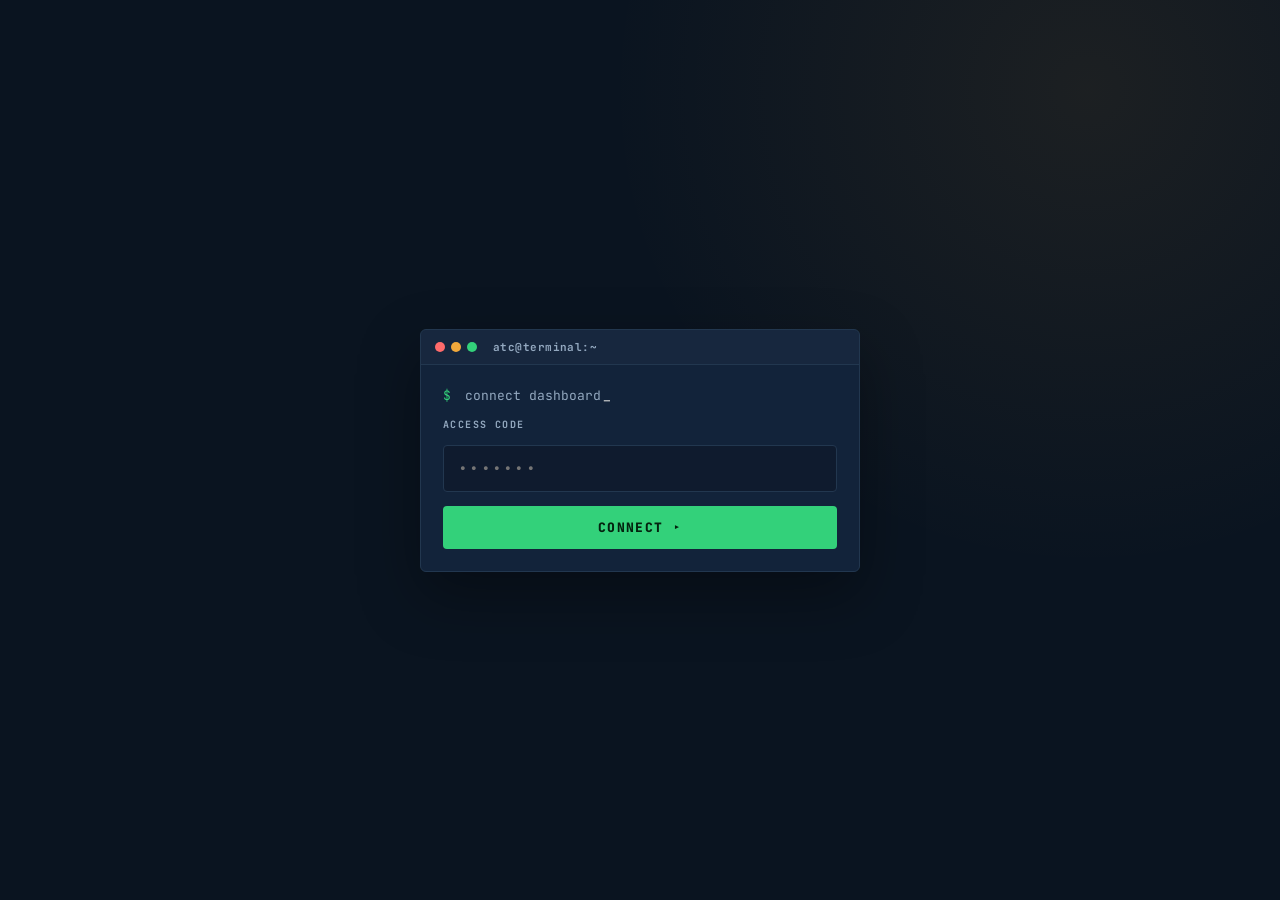
<file: app/admin.html>
<!DOCTYPE html>
<html lang="en" data-theme="dark">
<head>
<meta charset="UTF-8">
<meta name="viewport" content="width=device-width, initial-scale=1, viewport-fit=cover">
<meta name="robots" content="noindex, nofollow">
<title>ATC · Terminal</title>
<link rel="preconnect" href="https://fonts.googleapis.com">
<link rel="preconnect" href="https://fonts.gstatic.com" crossorigin>
<link rel="stylesheet" href="https://fonts.googleapis.com/css2?family=JetBrains+Mono:wght@400;500;700;800&display=swap">
<link rel="stylesheet" href="assets/css/theme.css">
<link rel="stylesheet" href="assets/css/admin.css">
</head>
<body class="admin-body">

<!-- ──────── LOGIN ──────── -->
<section id="login" class="admin-login">
  <div class="login-box">
    <div class="login-head">
      <span class="dot"></span><span class="dot"></span><span class="dot"></span>
      <span class="login-title">atc@terminal:~</span>
    </div>
    <form id="loginForm" autocomplete="off">
      <p class="login-line"><span class="prompt">$</span> connect dashboard<span class="cursor">_</span></p>
      <label class="login-label" for="pw">ACCESS CODE</label>
      <input id="pw" type="password" placeholder="•••••••" autocomplete="off" autocapitalize="off" spellcheck="false" required>
      <button type="submit">CONNECT ▸</button>
      <p id="loginErr" class="login-err hidden"></p>
    </form>
  </div>
</section>

<!-- ──────── DASHBOARD ──────── -->
<div id="dashboard" class="admin-dashboard hidden">

  <header class="terminal-ticker">
    <span class="ticker-brand">◆ ATC TERMINAL</span>
    <span class="ticker-live"><span class="live-dot"></span>LIVE</span>
    <span class="ticker-time" id="tickerTime">--:--:--</span>
    <span class="ticker-spacer"></span>
    <span class="ticker-msg" id="tickerMsg">SYNCED</span>
    <button type="button" class="ticker-btn" id="refreshBtn">↻ REFRESH</button>
    <button type="button" class="ticker-btn" id="logoutBtn">✕ EXIT</button>
  </header>

  <section class="kpi-strip" id="kpiStrip" aria-label="Key numbers"></section>

  <section class="chart-grid">

    <div class="panel">
      <div class="panel-head">
        <h3>TRADER TYPES</h3>
        <span class="panel-tag" id="tagTrader">—</span>
      </div>
      <div class="chart-wrap" id="chartTrader"></div>
    </div>

    <div class="panel">
      <div class="panel-head">
        <h3>FINANCE × TECH</h3>
        <span class="panel-tag">TRADER GAME</span>
      </div>
      <div class="chart-wrap" id="chartBalance"></div>
    </div>

    <div class="panel">
      <div class="panel-head">
        <h3>KNOWLEDGE LEVELS</h3>
        <span class="panel-tag">QUIZ</span>
      </div>
      <div class="chart-wrap" id="chartLevels"></div>
    </div>

    <div class="panel">
      <div class="panel-head">
        <h3>BY FIELD</h3>
        <span class="panel-tag">QUIZ</span>
      </div>
      <div class="chart-wrap" id="chartFields"></div>
    </div>

    <div class="panel">
      <div class="panel-head">
        <h3>EDUCATION</h3>
        <span class="panel-tag">SIGNUPS</span>
      </div>
      <div class="chart-wrap" id="chartEducation"></div>
    </div>

  </section>

  <section class="table-grid">

    <div class="panel panel-wide">
      <div class="panel-head">
        <h3>SIGNUPS · LAST 24H</h3>
        <span class="panel-tag" id="tagSignups">—</span>
      </div>
      <div class="chart-wrap" id="chartSignups"></div>
    </div>

  </section>

  <section class="table-grid">

    <div class="panel">
      <div class="panel-head">
        <h3>SIGNUPS · LATEST</h3>
        <span class="panel-tag" id="tagSignupsTable">—</span>
      </div>
      <div class="table-scroll">
        <table id="tableSignups" class="terminal-table"></table>
      </div>
    </div>

    <div class="panel">
      <div class="panel-head">
        <h3>RESULTS · LATEST</h3>
        <span class="panel-tag" id="tagResultsTable">—</span>
      </div>
      <div class="table-scroll">
        <table id="tableResults" class="terminal-table"></table>
      </div>
    </div>

  </section>

</div>

<script src="assets/js/config.js"></script>
<script src="assets/js/auth.js"></script>
<script src="assets/js/admin.js"></script>
</body>
</html>
</file>
<file: _legacy/assets/css/theme.css>
*, *::before, *::after { box-sizing: inherit; }
html { scroll-padding-top: env(safe-area-inset-top, 0px); }

:root {
  --bg: #f4f1ea;
  --card: #ffffff;
  --fg: #0a1220;
  --muted: #55657a;
  --line: #d9dee5;
  --gold: #e39a22;
  --gold-ink: #241703;
  --green: #1fb766;
  --green-ink: #04230f;
  --btn: #eef1f5;
  --shadow: 0 18px 50px rgba(10, 18, 32, .08);
  box-sizing: border-box;
  /* padding-top/bottom removed — was ineffective on :root */
}

body {
  margin: 0;
  min-width: 320px;
  background: var(--bg);
  color: var(--fg);
  font-family: -apple-system, BlinkMacSystemFont, "Segoe UI", Arial, sans-serif;
  -webkit-font-smoothing: antialiased;
  padding-top: env(safe-area-inset-top, 0px);
  padding-bottom: env(safe-area-inset-bottom, 0px);
}

button, input, select, textarea { font: inherit; }
button { -webkit-tap-highlight-color: transparent; }

.site-body {
  min-height: 100vh;
  background:
    radial-gradient(circle at 92% 0%, rgba(227, 154, 34, .14), transparent 28rem),
    var(--bg);
}
.page-shell {
  width: min(100% - 32px, 960px);
  margin: 0 auto;
  padding: 16px 0 28px;
}
.brand {
  display: flex;
  align-items: center;
  gap: 10px;
  margin: 0 4px 18px;
  color: var(--muted);
  font-size: 11px;
  font-weight: 800;
  letter-spacing: .12em;
}
.brand-mark {
  display: grid;
  place-items: center;
  width: 29px;
  height: 29px;
  border-radius: 5px;
  background: var(--fg);
  color: var(--gold);
  font-size: 12px;
  letter-spacing: 0;
}
.app-card {
  background: transparent;
}
.app-content { padding: 28px 0 0; }
.landing-intro {
  max-width: 720px;
  padding: 24px 0 20px;
}
.eyebrow {
  margin: 0 0 13px;
  color: var(--green-ink);
  font-size: 11px;
  font-weight: 800;
  letter-spacing: .1em;
  text-transform: uppercase;
}
.landing-intro h1 {
  max-width: 18ch;
  margin: 0;
  font-family: Georgia, serif;
  font-size: clamp(28px, 8vw, 46px);
  line-height: 1.02;
  letter-spacing: -.04em;
}
.landing-intro p {
  max-width: 48ch;
  margin: 15px 0 0;
  color: var(--muted);
  font-size: 16px;
  line-height: 1.55;
}
.landing-points {
  display: grid;
  gap: 10px;
  margin: 19px 0 0;
  padding: 0;
  list-style: none;
}
.landing-points li {
  display: flex;
  gap: 9px;
  align-items: baseline;
  color: var(--muted);
  font-size: 14px;
  line-height: 1.4;
}
.landing-points li::before {
  content: "+";
  color: var(--green);
  font-weight: 800;
}
.h1, .h2 {
  margin: 0;
  font-family: Georgia, serif;
  letter-spacing: -.04em;
}
.h1 { font-size: clamp(34px, 10vw, 52px); line-height: 1.02; }
.h2 { margin-bottom: 20px; font-size: clamp(24px, 6vw, 32px); line-height: 1.08; }
.hl {
  display: inline-block;
  padding: 0 6px 2px;
  border-radius: 4px;
  background: var(--gold);
  color: var(--gold-ink);
  font-style: italic;
}
.lead, .body-copy {
  color: var(--muted);
  font-size: 16px;
  line-height: 1.6;
}
.lead { margin: 15px 0 0; }
.form-stack { display: grid; gap: 17px; max-width: 620px; margin-top: 25px; }
.field-label {
  display: block;
  color: var(--muted);
  font-size: 13px;
  font-weight: 700;
}
.optional { font-weight: 400; }
.field-control {
  display: block;
  width: 100%;
  min-height: 52px;
  margin-top: 7px;
  padding: 13px 14px;
  border: 2px solid var(--line);
  border-radius: 7px;
  outline: 0;
  background: var(--btn);
  color: var(--fg);
  font-size: 16px;
  line-height: 1.35;
}
.field-control:focus {
  border-color: var(--green);
  background: var(--card);
}
.field-control::placeholder { color: #7b8897; }
textarea.field-control { min-height: 96px; resize: vertical; }
.primary-button, .ghost-button, .option-button {
  display: block;
  width: 100%;
  border-radius: 7px;
  cursor: pointer;
  text-align: left;
  touch-action: manipulation;
}
.primary-button {
  min-height: 55px;
  margin-top: 4px;
  padding: 15px 18px;
  border: 0;
  background: var(--green);
  color: var(--green-ink);
  font-size: 17px;
  font-weight: 800;
  text-align: center;
}
.ghost-button {
  min-height: 50px;
  margin-top: 14px;
  padding: 13px 16px;
  border: 1px solid var(--line);
  background: transparent;
  color: var(--fg);
  font-size: 15px;
  font-weight: 700;
  text-align: center;
}
.option-button {
  margin-bottom: 11px;
  padding: 16px;
  border: 0;
  border-bottom: 1px solid var(--line);
  background: transparent;
  color: var(--fg);
}
.option-button:hover, .option-button:focus-visible, .ghost-button:hover, .ghost-button:focus-visible {
  border-color: var(--green);
}
.option-button:focus-visible, .ghost-button:focus-visible, .primary-button:focus-visible, .field-control:focus-visible {
  outline: 3px solid rgba(31, 183, 102, .25);
  outline-offset: 2px;
}
.option-title { display: block; font-size: 17px; font-weight: 800; line-height: 1.3; }
.option-copy { display: block; margin-top: 5px; color: var(--muted); font-size: 14px; line-height: 1.45; }
.error-message { margin: 0; color: #9a5b00; font-size: 14px; font-weight: 700; line-height: 1.45; }
.hidden { display: none !important; }
.muted { color: var(--muted); }
.step { margin: 0 0 20px; color: var(--muted); font-size: 13px; font-weight: 700; }
.tag { display: inline-block; margin-bottom: 14px; padding: 5px 11px; border-radius: 999px; font-size: 11px; font-weight: 800; letter-spacing: .06em; }
.tag-gold { background: var(--gold); color: var(--gold-ink); }
.tag-green { background: var(--green); color: var(--green-ink); }
.stats { display: grid; grid-template-columns: repeat(2, minmax(0, 1fr)); gap: 10px; max-width: 420px; margin: 22px 0; }
.stat { padding: 14px 0; border-top: 1px solid var(--line); border-bottom: 1px solid var(--line); text-align: center; }
.stat-value { display: block; font-family: Georgia, serif; font-size: 32px; font-weight: 700; }
.stat-label { color: var(--muted); font-size: 11px; font-weight: 800; letter-spacing: .05em; }
.callout { margin: 18px 0; padding: 4px 0 4px 14px; border-left: 4px solid var(--gold); }
.callout.green { border-left-color: var(--green); }
.callout h3 { margin: 0 0 4px; font-size: 15px; }
.callout div { font-size: 15px; line-height: 1.55; }
.progress { height: 6px; margin-bottom: 9px; overflow: hidden; border-radius: 99px; background: var(--line); }
.progress-bar { height: 100%; border-radius: inherit; background: linear-gradient(90deg, var(--green), var(--gold)); }
.answer-list { display: grid; gap: 0; margin: 0; padding: 0; list-style: none; }
.answer-list li { margin-bottom: 9px; line-height: 1.45; }
.footer-note { margin: 22px 0 0; color: var(--muted); line-height: 1.55; }
.staff-access {
  border-top: 1px solid var(--line);
  padding-top: 13px;
}
.staff-access summary {
  color: var(--muted);
  cursor: pointer;
  font-size: 12px;
  font-weight: 700;
}
.staff-access .field-label {
  margin-top: 12px;
}
.staff-active {
  margin: 0;
  padding: 10px 12px;
  border-radius: 7px;
  background: rgba(31, 183, 102, .12);
  color: var(--green);
  font-size: 13px;
  font-weight: 700;
  line-height: 1.4;
}
.staff-toggle {
  margin-left: 6px;
  padding: 0;
  border: 0;
  background: none;
  color: var(--muted);
  font-size: 12px;
  font-weight: 700;
  text-decoration: underline;
  cursor: pointer;
  -webkit-tap-highlight-color: transparent;
}
/* ============================================================
   Loading, skeleton and empty-state components
   ============================================================ */

/* Spinner */
.spinner {
  display: inline-block;
  width: 18px;
  height: 18px;
  border: 2px solid rgba(10, 18, 32, .12);
  border-top-color: var(--green);
  border-radius: 50%;
  animation: atc-spin .7s linear infinite;
  vertical-align: -3px;
  flex-shrink: 0;
}
.spinner-sm { width: 13px; height: 13px; border-width: 2px; }
.spinner-lg { width: 32px; height: 32px; border-width: 3px; }
@keyframes atc-spin { to { transform: rotate(360deg); } }

@media (prefers-color-scheme: dark) {
  :root:not([data-theme="light"]) .spinner {
    border-color: rgba(255, 255, 255, .15);
    border-top-color: var(--green);
  }
}

/* Loading overlay */
.loading-overlay {
  position: fixed;
  inset: 0;
  z-index: 100;
  display: grid;
  place-items: center;
  background: rgba(244, 241, 234, .82);
  -webkit-backdrop-filter: blur(6px);
  backdrop-filter: blur(6px);
  opacity: 0;
  transition: opacity .22s ease;
}
.loading-overlay.is-visible { opacity: 1; }
.loading-card {
  display: flex;
  flex-direction: column;
  align-items: center;
  gap: 14px;
  padding: 26px 32px;
  border-radius: 14px;
  background: var(--card);
  box-shadow: var(--shadow);
  text-align: center;
}
.loading-message {
  margin: 0;
  color: var(--muted);
  font-size: 14px;
  font-weight: 700;
}
@media (prefers-color-scheme: dark) {
  :root:not([data-theme="light"]) .loading-overlay {
    background: rgba(10, 20, 32, .82);
  }
}

/* Status pill (Saving… / Saved / offline / error) */
.status-pill {
  display: inline-flex;
  align-items: center;
  gap: 8px;
  padding: 7px 13px;
  margin: 14px 0 0;
  border-radius: 999px;
  background: var(--btn);
  color: var(--muted);
  font-size: 12px;
  font-weight: 700;
  letter-spacing: .01em;
  transition: background .2s ease, color .2s ease;
}
.status-pill .spinner { width: 12px; height: 12px; border-width: 2px; vertical-align: 0; }
.status-pill.is-saved {
  background: rgba(31, 183, 102, .14);
  color: var(--green);
}
.status-pill.is-error {
  background: rgba(154, 91, 0, .14);
  color: #9a5b00;
}

/* Skeleton (shimmer placeholder — available for any future async content) */
.skeleton {
  display: inline-block;
  border-radius: 6px;
  background: linear-gradient(90deg, var(--line) 0%, var(--btn) 50%, var(--line) 100%);
  background-size: 200% 100%;
  animation: atc-shimmer 1.3s ease-in-out infinite;
  vertical-align: middle;
}
@keyframes atc-shimmer {
  0% { background-position: 100% 0; }
  100% { background-position: -100% 0; }
}

/* Empty state */
.empty-state {
  margin: 22px 0;
  padding: 36px 24px;
  border: 2px dashed var(--line);
  border-radius: 14px;
  text-align: center;
}
.empty-state-mark {
  display: inline-grid;
  place-items: center;
  width: 64px;
  height: 64px;
  margin-bottom: 14px;
  border-radius: 50%;
  background: rgba(31, 183, 102, .12);
  color: var(--green);
}
.empty-state-title {
  margin: 0 0 8px;
  font-family: Georgia, serif;
  font-size: 22px;
  letter-spacing: -.02em;
}
.empty-state-body {
  max-width: 36ch;
  margin: 0 auto 18px;
  color: var(--muted);
  font-size: 15px;
  line-height: 1.55;
}
.empty-state .ghost-button { max-width: 280px; margin: 0 auto; }
@media (min-width: 600px) {
  .page-shell { padding: 30px 0 48px; }
  .brand { margin-bottom: 20px; }
  .app-content { padding: 34px 0; }
  .landing-intro { padding: 34px 0 28px; }
  .form-stack { gap: 18px; }
}
@media (prefers-color-scheme: dark) {
  :root:not([data-theme="light"]) {
    --bg: #0a1420; --card: #12233a; --fg: #f7f5ef; --muted: #93a8bf;
    --line: #22374f; --gold: #f2a93b; --green: #33d17a; --btn: #0f1b2e;
    --shadow: 0 18px 50px rgba(0, 0, 0, .2);
  }
}
:root[data-theme="dark"] {
  --bg: #0a1420; --card: #12233a; --fg: #f7f5ef; --muted: #93a8bf;
  --line: #22374f; --gold: #f2a93b; --green: #33d17a; --btn: #0f1b2e;
}



/* ============================================================
   confirm page
   ============================================================ */


*, *::before, *::after { box-sizing: inherit; }
html { scroll-padding-top: env(safe-area-inset-top, 0px); }
:root {
  --bg: #f4f1ea; --card: #ffffff; --fg: #0a1220; --muted: #55657a;
  --line: #d9dee5; --gold: #e39a22; --gold-ink: #241703;
  --green: #1fb766; --green-ink: #04230f; --btn: #eef1f5;
  --shadow: 0 18px 50px rgba(10, 18, 32, .08); box-sizing: border-box;
}
body {
  margin: 0; min-width: 320px; background: var(--bg); color: var(--fg);
  font-family: -apple-system, BlinkMacSystemFont, "Segoe UI", Arial, sans-serif;
  -webkit-font-smoothing: antialiased; padding: env(safe-area-inset-top, 0px) 0 env(safe-area-inset-bottom, 0px);
}
button, input { font: inherit; }
button { -webkit-tap-highlight-color: transparent; }
.site-body { min-height: 100vh; background: radial-gradient(circle at 92% 0%, rgba(227,154,34,.14), transparent 28rem), var(--bg); }
.page-shell { width: min(100% - 32px, 760px); margin: 0 auto; padding: 20px 0 36px; }
.brand { display:flex; align-items:center; gap:10px; margin:0 4px 22px; color:var(--muted); font-size:11px; font-weight:800; letter-spacing:.12em; }
.brand-mark { display:grid; place-items:center; width:32px; height:32px; border-radius:5px; background:var(--fg); color:var(--gold); font-size:12px; letter-spacing:0; }
.app-card { padding: clamp(20px, 5vw, 42px); border:1px solid rgba(217,222,229,.8); border-radius:14px; background:rgba(255,255,255,.62); box-shadow:var(--shadow); }
.eyebrow { margin:0 0 13px; color:var(--green-ink); font-size:11px; font-weight:800; letter-spacing:.1em; text-transform:uppercase; }
h1, h2 { font-family:Georgia,serif; letter-spacing:-.04em; }
h1 { max-width:18ch; margin:0; font-size:clamp(31px,8vw,46px); line-height:1.04; }
.lead { max-width:52ch; margin:16px 0 0; color:var(--muted); font-size:16px; line-height:1.6; }
.notice { margin:22px 0; padding:14px 16px; border-inline-start:4px solid var(--gold); background:rgba(227,154,34,.09); font-size:14px; line-height:1.55; }
.form-stack { display:grid; gap:16px; max-width:620px; margin-top:25px; }
.field-label { display:block; color:var(--muted); font-size:13px; font-weight:700; }
.field-control { display:block; width:100%; min-height:54px; margin-top:7px; padding:13px 14px; border:2px solid var(--line); border-radius:7px; outline:0; background:var(--btn); color:var(--fg); font-size:16px; line-height:1.35; }
.field-control:focus { border-color:var(--green); background:var(--card); }
.field-control::placeholder { color:#7b8897; }
.primary-button, .ghost-button, .group-link { display:flex; align-items:center; justify-content:center; width:100%; min-height:54px; border-radius:7px; text-align:center; text-decoration:none; cursor:pointer; touch-action:manipulation; }
.primary-button { margin-top:4px; padding:14px 18px; border:0; background:var(--green); color:var(--green-ink); font-size:16px; font-weight:800; }
.primary-button:disabled { opacity:.65; cursor:wait; }
.ghost-button { margin-top:12px; padding:13px 16px; border:1px solid var(--line); background:transparent; color:var(--fg); font-size:15px; font-weight:700; }
.group-link { margin-top:20px; padding:14px 18px; background:var(--green); color:var(--green-ink); font-weight:800; }
.primary-button:focus-visible, .ghost-button:focus-visible, .group-link:focus-visible, .field-control:focus-visible { outline:3px solid rgba(31,183,102,.35); outline-offset:3px; }
.message { margin:18px 0 0; padding:13px 14px; border-radius:7px; font-size:14px; line-height:1.5; }
.message.error { background:#fff1e5; color:#843b00; }
.message.success { background:rgba(31,183,102,.12); color:#07552d; }
.hidden { display:none !important; }
.small-note { margin:18px 0 0; color:var(--muted); font-size:12px; line-height:1.55; }
.hp-field { position:absolute !important; left:-10000px !important; width:1px !important; height:1px !important; overflow:hidden !important; }
.footer { padding:20px 4px 0; color:var(--muted); font-size:12px; line-height:1.5; text-align:center; }
[dir="rtl"] .brand { letter-spacing:0; }
[dir="rtl"] .eyebrow { letter-spacing:0; }
[dir="rtl"] .primary-button, [dir="rtl"] .ghost-button { text-align:center; }
@media (min-width:600px) { .page-shell { padding:34px 0 48px; } }
@media (prefers-color-scheme:dark) {
  :root:not([data-theme="light"]) {
    --bg:#0a1420; --card:#12233a; --fg:#f7f5ef; --muted:#a8b7c8;
    --line:#2a3b50; --gold:#f2a93b; --green:#33d17a; --green-ink:#04230f; --btn:#0f1b2e;
    --shadow:0 18px 50px rgba(0,0,0,.2);
  }
  .app-card { background:rgba(18,35,58,.7); border-color:var(--line); }
  .notice { background:rgba(242,169,59,.1); }
  .message.error { background:#3a251b; color:#ffd0ad; }
  .message.success { color:#8af0b4; }
}
@media (prefers-reduced-motion:reduce) { *, *::before, *::after { scroll-behavior:auto !important; animation-duration:.01ms !important; transition-duration:.01ms !important; } }
</file>
<file: app/assets/css/theme.css>
*, *::before, *::after { box-sizing: inherit; }
html { scroll-padding-top: env(safe-area-inset-top, 0px); }

:root {
  --bg: #f4f1ea;
  --card: #ffffff;
  --fg: #0a1220;
  --muted: #55657a;
  --line: #d9dee5;
  --gold: #e39a22;
  --gold-ink: #241703;
  --green: #1fb766;
  --green-ink: #04230f;
  --btn: #eef1f5;
  --shadow: 0 18px 50px rgba(10, 18, 32, .08);
  box-sizing: border-box;
  /* padding-top/bottom removed — was ineffective on :root */
}

body {
  margin: 0;
  min-width: 320px;
  background: var(--bg);
  color: var(--fg);
  font-family: -apple-system, BlinkMacSystemFont, "Segoe UI", Arial, sans-serif;
  -webkit-font-smoothing: antialiased;
  padding-top: env(safe-area-inset-top, 0px);
  padding-bottom: env(safe-area-inset-bottom, 0px);
}

button, input, select, textarea { font: inherit; }
button { -webkit-tap-highlight-color: transparent; }

.site-body {
  min-height: 100vh;
  background:
    radial-gradient(circle at 92% 0%, rgba(227, 154, 34, .14), transparent 28rem),
    var(--bg);
}
.page-shell {
  width: min(100% - 32px, 960px);
  margin: 0 auto;
  padding: 16px 0 28px;
}
.brand {
  display: flex;
  align-items: center;
  gap: 10px;
  margin: 0 4px 18px;
  color: var(--muted);
  font-size: 11px;
  font-weight: 800;
  letter-spacing: .12em;
}
.brand-mark {
  display: grid;
  place-items: center;
  width: 29px;
  height: 29px;
  border-radius: 5px;
  background: var(--fg);
  color: var(--gold);
  font-size: 12px;
  letter-spacing: 0;
}
.app-card {
  background: transparent;
}
.app-content { padding: 28px 0 0; }
.landing-intro {
  max-width: 720px;
  padding: 24px 0 20px;
}
.eyebrow {
  margin: 0 0 13px;
  color: var(--green-ink);
  font-size: 11px;
  font-weight: 800;
  letter-spacing: .1em;
  text-transform: uppercase;
}
.landing-intro h1 {
  max-width: 18ch;
  margin: 0;
  font-family: Georgia, serif;
  font-size: clamp(28px, 8vw, 46px);
  line-height: 1.02;
  letter-spacing: -.04em;
}
.landing-intro p {
  max-width: 48ch;
  margin: 15px 0 0;
  color: var(--muted);
  font-size: 16px;
  line-height: 1.55;
}
.landing-points {
  display: grid;
  gap: 10px;
  margin: 19px 0 0;
  padding: 0;
  list-style: none;
}
.landing-points li {
  display: flex;
  gap: 9px;
  align-items: baseline;
  color: var(--muted);
  font-size: 14px;
  line-height: 1.4;
}
.landing-points li::before {
  content: "+";
  color: var(--green);
  font-weight: 800;
}
.h1, .h2 {
  margin: 0;
  font-family: Georgia, serif;
  letter-spacing: -.04em;
}
.h1 { font-size: clamp(34px, 10vw, 52px); line-height: 1.02; }
.h2 { margin-bottom: 20px; font-size: clamp(24px, 6vw, 32px); line-height: 1.08; }
.hl {
  display: inline-block;
  padding: 0 6px 2px;
  border-radius: 4px;
  background: var(--gold);
  color: var(--gold-ink);
  font-style: italic;
}
.lead, .body-copy {
  color: var(--muted);
  font-size: 16px;
  line-height: 1.6;
}
.lead { margin: 15px 0 0; }
.form-stack { display: grid; gap: 17px; max-width: 620px; margin-top: 25px; }
.field-label {
  display: block;
  color: var(--muted);
  font-size: 13px;
  font-weight: 700;
}
.optional { font-weight: 400; }
.field-control {
  display: block;
  width: 100%;
  min-height: 52px;
  margin-top: 7px;
  padding: 13px 14px;
  border: 2px solid var(--line);
  border-radius: 7px;
  outline: 0;
  background: var(--btn);
  color: var(--fg);
  font-size: 16px;
  line-height: 1.35;
}
.field-control:focus {
  border-color: var(--green);
  background: var(--card);
}
.field-control::placeholder { color: #7b8897; }
textarea.field-control { min-height: 96px; resize: vertical; }
.primary-button, .ghost-button, .option-button {
  display: block;
  width: 100%;
  border-radius: 7px;
  cursor: pointer;
  text-align: left;
  touch-action: manipulation;
}
.primary-button {
  min-height: 55px;
  margin-top: 4px;
  padding: 15px 18px;
  border: 0;
  background: var(--green);
  color: var(--green-ink);
  font-size: 17px;
  font-weight: 800;
  text-align: center;
}
.ghost-button {
  min-height: 50px;
  margin-top: 14px;
  padding: 13px 16px;
  border: 1px solid var(--line);
  background: transparent;
  color: var(--fg);
  font-size: 15px;
  font-weight: 700;
  text-align: center;
}
.option-button {
  margin-bottom: 11px;
  padding: 16px;
  border: 0;
  border-bottom: 1px solid var(--line);
  background: transparent;
  color: var(--fg);
}
.option-button:hover, .option-button:focus-visible, .ghost-button:hover, .ghost-button:focus-visible {
  border-color: var(--green);
}
.option-button:focus-visible, .ghost-button:focus-visible, .primary-button:focus-visible, .field-control:focus-visible {
  outline: 3px solid rgba(31, 183, 102, .25);
  outline-offset: 2px;
}
.option-title { display: block; font-size: 17px; font-weight: 800; line-height: 1.3; }
.option-copy { display: block; margin-top: 5px; color: var(--muted); font-size: 14px; line-height: 1.45; }
.error-message { margin: 0; color: #9a5b00; font-size: 14px; font-weight: 700; line-height: 1.45; }
.hidden { display: none !important; }
.muted { color: var(--muted); }
.step { margin: 0 0 20px; color: var(--muted); font-size: 13px; font-weight: 700; }
.tag { display: inline-block; margin-bottom: 14px; padding: 5px 11px; border-radius: 999px; font-size: 11px; font-weight: 800; letter-spacing: .06em; }
.tag-gold { background: var(--gold); color: var(--gold-ink); }
.tag-green { background: var(--green); color: var(--green-ink); }
.stats { display: grid; grid-template-columns: repeat(2, minmax(0, 1fr)); gap: 10px; max-width: 420px; margin: 22px 0; }
.stat { padding: 14px 0; border-top: 1px solid var(--line); border-bottom: 1px solid var(--line); text-align: center; }
.stat-value { display: block; font-family: Georgia, serif; font-size: 32px; font-weight: 700; }
.stat-label { color: var(--muted); font-size: 11px; font-weight: 800; letter-spacing: .05em; }
.callout { margin: 18px 0; padding: 4px 0 4px 14px; border-left: 4px solid var(--gold); }
.callout.green { border-left-color: var(--green); }
.callout h3 { margin: 0 0 4px; font-size: 15px; }
.callout div { font-size: 15px; line-height: 1.55; }
.progress { height: 6px; margin-bottom: 9px; overflow: hidden; border-radius: 99px; background: var(--line); }
.progress-bar { height: 100%; border-radius: inherit; background: linear-gradient(90deg, var(--green), var(--gold)); }
.answer-list { display: grid; gap: 0; margin: 0; padding: 0; list-style: none; }
.answer-list li { margin-bottom: 9px; line-height: 1.45; }
.footer-note { margin: 22px 0 0; color: var(--muted); line-height: 1.55; }
.staff-access {
  border-top: 1px solid var(--line);
  padding-top: 13px;
}
.staff-access summary {
  color: var(--muted);
  cursor: pointer;
  font-size: 12px;
  font-weight: 700;
}
.staff-access .field-label {
  margin-top: 12px;
}
.staff-active {
  margin: 0;
  padding: 10px 12px;
  border-radius: 7px;
  background: rgba(31, 183, 102, .12);
  color: var(--green);
  font-size: 13px;
  font-weight: 700;
  line-height: 1.4;
}
.staff-toggle {
  margin-left: 6px;
  padding: 0;
  border: 0;
  background: none;
  color: var(--muted);
  font-size: 12px;
  font-weight: 700;
  text-decoration: underline;
  cursor: pointer;
  -webkit-tap-highlight-color: transparent;
}
/* ============================================================
   Loading, skeleton and empty-state components
   ============================================================ */

/* Spinner */
.spinner {
  display: inline-block;
  width: 18px;
  height: 18px;
  border: 2px solid rgba(10, 18, 32, .12);
  border-top-color: var(--green);
  border-radius: 50%;
  animation: atc-spin .7s linear infinite;
  vertical-align: -3px;
  flex-shrink: 0;
}
.spinner-sm { width: 13px; height: 13px; border-width: 2px; }
.spinner-lg { width: 32px; height: 32px; border-width: 3px; }
@keyframes atc-spin { to { transform: rotate(360deg); } }

@media (prefers-color-scheme: dark) {
  :root:not([data-theme="light"]) .spinner {
    border-color: rgba(255, 255, 255, .15);
    border-top-color: var(--green);
  }
}

/* Loading overlay */
.loading-overlay {
  position: fixed;
  inset: 0;
  z-index: 100;
  display: grid;
  place-items: center;
  background: rgba(244, 241, 234, .82);
  -webkit-backdrop-filter: blur(6px);
  backdrop-filter: blur(6px);
  opacity: 0;
  transition: opacity .22s ease;
}
.loading-overlay.is-visible { opacity: 1; }
.loading-card {
  display: flex;
  flex-direction: column;
  align-items: center;
  gap: 14px;
  padding: 26px 32px;
  border-radius: 14px;
  background: var(--card);
  box-shadow: var(--shadow);
  text-align: center;
}
.loading-message {
  margin: 0;
  color: var(--muted);
  font-size: 14px;
  font-weight: 700;
}
@media (prefers-color-scheme: dark) {
  :root:not([data-theme="light"]) .loading-overlay {
    background: rgba(10, 20, 32, .82);
  }
}

/* Status pill (Saving… / Saved / offline / error) */
.status-pill {
  display: inline-flex;
  align-items: center;
  gap: 8px;
  padding: 7px 13px;
  margin: 14px 0 0;
  border-radius: 999px;
  background: var(--btn);
  color: var(--muted);
  font-size: 12px;
  font-weight: 700;
  letter-spacing: .01em;
  transition: background .2s ease, color .2s ease;
}
.status-pill .spinner { width: 12px; height: 12px; border-width: 2px; vertical-align: 0; }
.status-pill.is-saved {
  background: rgba(31, 183, 102, .14);
  color: var(--green);
}
.status-pill.is-error {
  background: rgba(154, 91, 0, .14);
  color: #9a5b00;
}

/* Skeleton (shimmer placeholder — available for any future async content) */
.skeleton {
  display: inline-block;
  border-radius: 6px;
  background: linear-gradient(90deg, var(--line) 0%, var(--btn) 50%, var(--line) 100%);
  background-size: 200% 100%;
  animation: atc-shimmer 1.3s ease-in-out infinite;
  vertical-align: middle;
}
@keyframes atc-shimmer {
  0% { background-position: 100% 0; }
  100% { background-position: -100% 0; }
}

/* Empty state */
.empty-state {
  margin: 22px 0;
  padding: 36px 24px;
  border: 2px dashed var(--line);
  border-radius: 14px;
  text-align: center;
}
.empty-state-mark {
  display: inline-grid;
  place-items: center;
  width: 64px;
  height: 64px;
  margin-bottom: 14px;
  border-radius: 50%;
  background: rgba(31, 183, 102, .12);
  color: var(--green);
}
.empty-state-title {
  margin: 0 0 8px;
  font-family: Georgia, serif;
  font-size: 22px;
  letter-spacing: -.02em;
}
.empty-state-body {
  max-width: 36ch;
  margin: 0 auto 18px;
  color: var(--muted);
  font-size: 15px;
  line-height: 1.55;
}
.empty-state .ghost-button { max-width: 280px; margin: 0 auto; }
@media (min-width: 600px) {
  .page-shell { padding: 30px 0 48px; }
  .brand { margin-bottom: 20px; }
  .app-content { padding: 34px 0; }
  .landing-intro { padding: 34px 0 28px; }
  .form-stack { gap: 18px; }
}
@media (prefers-color-scheme: dark) {
  :root:not([data-theme="light"]) {
    --bg: #0a1420; --card: #12233a; --fg: #f7f5ef; --muted: #93a8bf;
    --line: #22374f; --gold: #f2a93b; --green: #33d17a; --btn: #0f1b2e;
    --shadow: 0 18px 50px rgba(0, 0, 0, .2);
  }
}
:root[data-theme="dark"] {
  --bg: #0a1420; --card: #12233a; --fg: #f7f5ef; --muted: #93a8bf;
  --line: #22374f; --gold: #f2a93b; --green: #33d17a; --btn: #0f1b2e;
}



/* ============================================================
   confirm page
   ============================================================ */


*, *::before, *::after { box-sizing: inherit; }
html { scroll-padding-top: env(safe-area-inset-top, 0px); }
:root {
  --bg: #f4f1ea; --card: #ffffff; --fg: #0a1220; --muted: #55657a;
  --line: #d9dee5; --gold: #e39a22; --gold-ink: #241703;
  --green: #1fb766; --green-ink: #04230f; --btn: #eef1f5;
  --shadow: 0 18px 50px rgba(10, 18, 32, .08); box-sizing: border-box;
}
body {
  margin: 0; min-width: 320px; background: var(--bg); color: var(--fg);
  font-family: -apple-system, BlinkMacSystemFont, "Segoe UI", Arial, sans-serif;
  -webkit-font-smoothing: antialiased; padding: env(safe-area-inset-top, 0px) 0 env(safe-area-inset-bottom, 0px);
}
button, input { font: inherit; }
button { -webkit-tap-highlight-color: transparent; }
.site-body { min-height: 100vh; background: radial-gradient(circle at 92% 0%, rgba(227,154,34,.14), transparent 28rem), var(--bg); }
.page-shell { width: min(100% - 32px, 760px); margin: 0 auto; padding: 20px 0 36px; }
.brand { display:flex; align-items:center; gap:10px; margin:0 4px 22px; color:var(--muted); font-size:11px; font-weight:800; letter-spacing:.12em; }
.brand-mark { display:grid; place-items:center; width:32px; height:32px; border-radius:5px; background:var(--fg); color:var(--gold); font-size:12px; letter-spacing:0; }
.app-card { padding: clamp(20px, 5vw, 42px); border:1px solid rgba(217,222,229,.8); border-radius:14px; background:rgba(255,255,255,.62); box-shadow:var(--shadow); }
.eyebrow { margin:0 0 13px; color:var(--green-ink); font-size:11px; font-weight:800; letter-spacing:.1em; text-transform:uppercase; }
h1, h2 { font-family:Georgia,serif; letter-spacing:-.04em; }
h1 { max-width:18ch; margin:0; font-size:clamp(31px,8vw,46px); line-height:1.04; }
.lead { max-width:52ch; margin:16px 0 0; color:var(--muted); font-size:16px; line-height:1.6; }
.notice { margin:22px 0; padding:14px 16px; border-inline-start:4px solid var(--gold); background:rgba(227,154,34,.09); font-size:14px; line-height:1.55; }
.form-stack { display:grid; gap:16px; max-width:620px; margin-top:25px; }
.field-label { display:block; color:var(--muted); font-size:13px; font-weight:700; }
.field-control { display:block; width:100%; min-height:54px; margin-top:7px; padding:13px 14px; border:2px solid var(--line); border-radius:7px; outline:0; background:var(--btn); color:var(--fg); font-size:16px; line-height:1.35; }
.field-control:focus { border-color:var(--green); background:var(--card); }
.field-control::placeholder { color:#7b8897; }
.primary-button, .ghost-button, .group-link { display:flex; align-items:center; justify-content:center; width:100%; min-height:54px; border-radius:7px; text-align:center; text-decoration:none; cursor:pointer; touch-action:manipulation; }
.primary-button { margin-top:4px; padding:14px 18px; border:0; background:var(--green); color:var(--green-ink); font-size:16px; font-weight:800; }
.primary-button:disabled { opacity:.65; cursor:wait; }
.ghost-button { margin-top:12px; padding:13px 16px; border:1px solid var(--line); background:transparent; color:var(--fg); font-size:15px; font-weight:700; }
.group-link { margin-top:20px; padding:14px 18px; background:var(--green); color:var(--green-ink); font-weight:800; }
.primary-button:focus-visible, .ghost-button:focus-visible, .group-link:focus-visible, .field-control:focus-visible { outline:3px solid rgba(31,183,102,.35); outline-offset:3px; }
.message { margin:18px 0 0; padding:13px 14px; border-radius:7px; font-size:14px; line-height:1.5; }
.message.error { background:#fff1e5; color:#843b00; }
.message.success { background:rgba(31,183,102,.12); color:#07552d; }
.hidden { display:none !important; }
.small-note { margin:18px 0 0; color:var(--muted); font-size:12px; line-height:1.55; }
.hp-field { position:absolute !important; left:-10000px !important; width:1px !important; height:1px !important; overflow:hidden !important; }
.footer { padding:20px 4px 0; color:var(--muted); font-size:12px; line-height:1.5; text-align:center; }
[dir="rtl"] .brand { letter-spacing:0; }
[dir="rtl"] .eyebrow { letter-spacing:0; }
[dir="rtl"] .primary-button, [dir="rtl"] .ghost-button { text-align:center; }
@media (min-width:600px) { .page-shell { padding:34px 0 48px; } }
@media (prefers-color-scheme:dark) {
  :root:not([data-theme="light"]) {
    --bg:#0a1420; --card:#12233a; --fg:#f7f5ef; --muted:#a8b7c8;
    --line:#2a3b50; --gold:#f2a93b; --green:#33d17a; --green-ink:#04230f; --btn:#0f1b2e;
    --shadow:0 18px 50px rgba(0,0,0,.2);
  }
  .app-card { background:rgba(18,35,58,.7); border-color:var(--line); }
  .notice { background:rgba(242,169,59,.1); }
  .message.error { background:#3a251b; color:#ffd0ad; }
  .message.success { color:#8af0b4; }
}
@media (prefers-reduced-motion:reduce) { *, *::before, *::after { scroll-behavior:auto !important; animation-duration:.01ms !important; transition-duration:.01ms !important; } }
</file>
<file: assets/css/theme.css>
*, *::before, *::after { box-sizing: inherit; }
html { scroll-padding-top: env(safe-area-inset-top, 0px); }

:root {
  --bg: #f4f1ea;
  --card: #ffffff;
  --fg: #0a1220;
  --muted: #55657a;
  --line: #d9dee5;
  --gold: #e39a22;
  --gold-ink: #241703;
  --green: #1fb766;
  --green-ink: #04230f;
  --btn: #eef1f5;
  --shadow: 0 18px 50px rgba(10, 18, 32, .08);
  box-sizing: border-box;
  /* padding-top/bottom removed — was ineffective on :root */
}

body {
  margin: 0;
  min-width: 320px;
  background: var(--bg);
  color: var(--fg);
  font-family: -apple-system, BlinkMacSystemFont, "Segoe UI", Arial, sans-serif;
  -webkit-font-smoothing: antialiased;
  padding-top: env(safe-area-inset-top, 0px);
  padding-bottom: env(safe-area-inset-bottom, 0px);
}

button, input, select, textarea { font: inherit; }
button { -webkit-tap-highlight-color: transparent; }

.site-body {
  min-height: 100vh;
  background:
    radial-gradient(circle at 92% 0%, rgba(227, 154, 34, .14), transparent 28rem),
    var(--bg);
}
.page-shell {
  width: min(100% - 32px, 960px);
  margin: 0 auto;
  padding: 16px 0 28px;
}
.brand {
  display: flex;
  align-items: center;
  gap: 10px;
  margin: 0 4px 18px;
  color: var(--muted);
  font-size: 11px;
  font-weight: 800;
  letter-spacing: .12em;
}
.brand-mark {
  display: grid;
  place-items: center;
  width: 29px;
  height: 29px;
  border-radius: 5px;
  background: var(--fg);
  color: var(--gold);
  font-size: 12px;
  letter-spacing: 0;
}
.app-card {
  background: transparent;
}
.app-content { padding: 28px 0 0; }
.landing-intro {
  max-width: 720px;
  padding: 24px 0 20px;
}
.eyebrow {
  margin: 0 0 13px;
  color: var(--green-ink);
  font-size: 11px;
  font-weight: 800;
  letter-spacing: .1em;
  text-transform: uppercase;
}
.landing-intro h1 {
  max-width: 18ch;
  margin: 0;
  font-family: Georgia, serif;
  font-size: clamp(28px, 8vw, 46px);
  line-height: 1.02;
  letter-spacing: -.04em;
}
.landing-intro p {
  max-width: 48ch;
  margin: 15px 0 0;
  color: var(--muted);
  font-size: 16px;
  line-height: 1.55;
}
.landing-points {
  display: grid;
  gap: 10px;
  margin: 19px 0 0;
  padding: 0;
  list-style: none;
}
.landing-points li {
  display: flex;
  gap: 9px;
  align-items: baseline;
  color: var(--muted);
  font-size: 14px;
  line-height: 1.4;
}
.landing-points li::before {
  content: "+";
  color: var(--green);
  font-weight: 800;
}
.h1, .h2 {
  margin: 0;
  font-family: Georgia, serif;
  letter-spacing: -.04em;
}
.h1 { font-size: clamp(34px, 10vw, 52px); line-height: 1.02; }
.h2 { margin-bottom: 20px; font-size: clamp(24px, 6vw, 32px); line-height: 1.08; }
.hl {
  display: inline-block;
  padding: 0 6px 2px;
  border-radius: 4px;
  background: var(--gold);
  color: var(--gold-ink);
  font-style: italic;
}
.lead, .body-copy {
  color: var(--muted);
  font-size: 16px;
  line-height: 1.6;
}
.lead { margin: 15px 0 0; }
.form-stack { display: grid; gap: 17px; max-width: 620px; margin-top: 25px; }
.field-label {
  display: block;
  color: var(--muted);
  font-size: 13px;
  font-weight: 700;
}
.optional { font-weight: 400; }
.field-control {
  display: block;
  width: 100%;
  min-height: 52px;
  margin-top: 7px;
  padding: 13px 14px;
  border: 2px solid var(--line);
  border-radius: 7px;
  outline: 0;
  background: var(--btn);
  color: var(--fg);
  font-size: 16px;
  line-height: 1.35;
}
.field-control:focus {
  border-color: var(--green);
  background: var(--card);
}
.field-control::placeholder { color: #7b8897; }
textarea.field-control { min-height: 96px; resize: vertical; }
.primary-button, .ghost-button, .option-button {
  display: block;
  width: 100%;
  border-radius: 7px;
  cursor: pointer;
  text-align: left;
  touch-action: manipulation;
}
.primary-button {
  min-height: 55px;
  margin-top: 4px;
  padding: 15px 18px;
  border: 0;
  background: var(--green);
  color: var(--green-ink);
  font-size: 17px;
  font-weight: 800;
  text-align: center;
}
.ghost-button {
  min-height: 50px;
  margin-top: 14px;
  padding: 13px 16px;
  border: 1px solid var(--line);
  background: transparent;
  color: var(--fg);
  font-size: 15px;
  font-weight: 700;
  text-align: center;
}
.option-button {
  margin-bottom: 11px;
  padding: 16px;
  border: 0;
  border-bottom: 1px solid var(--line);
  background: transparent;
  color: var(--fg);
}
.option-button:hover, .option-button:focus-visible, .ghost-button:hover, .ghost-button:focus-visible {
  border-color: var(--green);
}
.option-button:focus-visible, .ghost-button:focus-visible, .primary-button:focus-visible, .field-control:focus-visible {
  outline: 3px solid rgba(31, 183, 102, .25);
  outline-offset: 2px;
}
.option-title { display: block; font-size: 17px; font-weight: 800; line-height: 1.3; }
.option-copy { display: block; margin-top: 5px; color: var(--muted); font-size: 14px; line-height: 1.45; }
.error-message { margin: 0; color: #9a5b00; font-size: 14px; font-weight: 700; line-height: 1.45; }
.hidden { display: none !important; }
.muted { color: var(--muted); }
.step { margin: 0 0 20px; color: var(--muted); font-size: 13px; font-weight: 700; }
.tag { display: inline-block; margin-bottom: 14px; padding: 5px 11px; border-radius: 999px; font-size: 11px; font-weight: 800; letter-spacing: .06em; }
.tag-gold { background: var(--gold); color: var(--gold-ink); }
.tag-green { background: var(--green); color: var(--green-ink); }
.stats { display: grid; grid-template-columns: repeat(2, minmax(0, 1fr)); gap: 10px; max-width: 420px; margin: 22px 0; }
.stat { padding: 14px 0; border-top: 1px solid var(--line); border-bottom: 1px solid var(--line); text-align: center; }
.stat-value { display: block; font-family: Georgia, serif; font-size: 32px; font-weight: 700; }
.stat-label { color: var(--muted); font-size: 11px; font-weight: 800; letter-spacing: .05em; }
.callout { margin: 18px 0; padding: 4px 0 4px 14px; border-left: 4px solid var(--gold); }
.callout.green { border-left-color: var(--green); }
.callout h3 { margin: 0 0 4px; font-size: 15px; }
.callout div { font-size: 15px; line-height: 1.55; }
.progress { height: 6px; margin-bottom: 9px; overflow: hidden; border-radius: 99px; background: var(--line); }
.progress-bar { height: 100%; border-radius: inherit; background: linear-gradient(90deg, var(--green), var(--gold)); }
.answer-list { display: grid; gap: 0; margin: 0; padding: 0; list-style: none; }
.answer-list li { margin-bottom: 9px; line-height: 1.45; }
.footer-note { margin: 22px 0 0; color: var(--muted); line-height: 1.55; }
.staff-access {
  border-top: 1px solid var(--line);
  padding-top: 13px;
}
.staff-access summary {
  color: var(--muted);
  cursor: pointer;
  font-size: 12px;
  font-weight: 700;
}
.staff-access .field-label {
  margin-top: 12px;
}
.staff-active {
  margin: 0;
  padding: 10px 12px;
  border-radius: 7px;
  background: rgba(31, 183, 102, .12);
  color: var(--green);
  font-size: 13px;
  font-weight: 700;
  line-height: 1.4;
}
.staff-toggle {
  margin-left: 6px;
  padding: 0;
  border: 0;
  background: none;
  color: var(--muted);
  font-size: 12px;
  font-weight: 700;
  text-decoration: underline;
  cursor: pointer;
  -webkit-tap-highlight-color: transparent;
}
/* ============================================================
   Loading, skeleton and empty-state components
   ============================================================ */

/* Spinner */
.spinner {
  display: inline-block;
  width: 18px;
  height: 18px;
  border: 2px solid rgba(10, 18, 32, .12);
  border-top-color: var(--green);
  border-radius: 50%;
  animation: atc-spin .7s linear infinite;
  vertical-align: -3px;
  flex-shrink: 0;
}
.spinner-sm { width: 13px; height: 13px; border-width: 2px; }
.spinner-lg { width: 32px; height: 32px; border-width: 3px; }
@keyframes atc-spin { to { transform: rotate(360deg); } }

@media (prefers-color-scheme: dark) {
  :root:not([data-theme="light"]) .spinner {
    border-color: rgba(255, 255, 255, .15);
    border-top-color: var(--green);
  }
}

/* Loading overlay */
.loading-overlay {
  position: fixed;
  inset: 0;
  z-index: 100;
  display: grid;
  place-items: center;
  background: rgba(244, 241, 234, .82);
  -webkit-backdrop-filter: blur(6px);
  backdrop-filter: blur(6px);
  opacity: 0;
  transition: opacity .22s ease;
}
.loading-overlay.is-visible { opacity: 1; }
.loading-card {
  display: flex;
  flex-direction: column;
  align-items: center;
  gap: 14px;
  padding: 26px 32px;
  border-radius: 14px;
  background: var(--card);
  box-shadow: var(--shadow);
  text-align: center;
}
.loading-message {
  margin: 0;
  color: var(--muted);
  font-size: 14px;
  font-weight: 700;
}
@media (prefers-color-scheme: dark) {
  :root:not([data-theme="light"]) .loading-overlay {
    background: rgba(10, 20, 32, .82);
  }
}

/* Status pill (Saving… / Saved / offline / error) */
.status-pill {
  display: inline-flex;
  align-items: center;
  gap: 8px;
  padding: 7px 13px;
  margin: 14px 0 0;
  border-radius: 999px;
  background: var(--btn);
  color: var(--muted);
  font-size: 12px;
  font-weight: 700;
  letter-spacing: .01em;
  transition: background .2s ease, color .2s ease;
}
.status-pill .spinner { width: 12px; height: 12px; border-width: 2px; vertical-align: 0; }
.status-pill.is-saved {
  background: rgba(31, 183, 102, .14);
  color: var(--green);
}
.status-pill.is-error {
  background: rgba(154, 91, 0, .14);
  color: #9a5b00;
}

/* Skeleton (shimmer placeholder — available for any future async content) */
.skeleton {
  display: inline-block;
  border-radius: 6px;
  background: linear-gradient(90deg, var(--line) 0%, var(--btn) 50%, var(--line) 100%);
  background-size: 200% 100%;
  animation: atc-shimmer 1.3s ease-in-out infinite;
  vertical-align: middle;
}
@keyframes atc-shimmer {
  0% { background-position: 100% 0; }
  100% { background-position: -100% 0; }
}

/* Empty state */
.empty-state {
  margin: 22px 0;
  padding: 36px 24px;
  border: 2px dashed var(--line);
  border-radius: 14px;
  text-align: center;
}
.empty-state-mark {
  display: inline-grid;
  place-items: center;
  width: 64px;
  height: 64px;
  margin-bottom: 14px;
  border-radius: 50%;
  background: rgba(31, 183, 102, .12);
  color: var(--green);
}
.empty-state-title {
  margin: 0 0 8px;
  font-family: Georgia, serif;
  font-size: 22px;
  letter-spacing: -.02em;
}
.empty-state-body {
  max-width: 36ch;
  margin: 0 auto 18px;
  color: var(--muted);
  font-size: 15px;
  line-height: 1.55;
}
.empty-state .ghost-button { max-width: 280px; margin: 0 auto; }
@media (min-width: 600px) {
  .page-shell { padding: 30px 0 48px; }
  .brand { margin-bottom: 20px; }
  .app-content { padding: 34px 0; }
  .landing-intro { padding: 34px 0 28px; }
  .form-stack { gap: 18px; }
}
@media (prefers-color-scheme: dark) {
  :root:not([data-theme="light"]) {
    --bg: #0a1420; --card: #12233a; --fg: #f7f5ef; --muted: #93a8bf;
    --line: #22374f; --gold: #f2a93b; --green: #33d17a; --btn: #0f1b2e;
    --shadow: 0 18px 50px rgba(0, 0, 0, .2);
  }
}
:root[data-theme="dark"] {
  --bg: #0a1420; --card: #12233a; --fg: #f7f5ef; --muted: #93a8bf;
  --line: #22374f; --gold: #f2a93b; --green: #33d17a; --btn: #0f1b2e;
}



/* ============================================================
   confirm page
   ============================================================ */


*, *::before, *::after { box-sizing: inherit; }
html { scroll-padding-top: env(safe-area-inset-top, 0px); }
:root {
  --bg: #f4f1ea; --card: #ffffff; --fg: #0a1220; --muted: #55657a;
  --line: #d9dee5; --gold: #e39a22; --gold-ink: #241703;
  --green: #1fb766; --green-ink: #04230f; --btn: #eef1f5;
  --shadow: 0 18px 50px rgba(10, 18, 32, .08); box-sizing: border-box;
}
body {
  margin: 0; min-width: 320px; background: var(--bg); color: var(--fg);
  font-family: -apple-system, BlinkMacSystemFont, "Segoe UI", Arial, sans-serif;
  -webkit-font-smoothing: antialiased; padding: env(safe-area-inset-top, 0px) 0 env(safe-area-inset-bottom, 0px);
}
button, input { font: inherit; }
button { -webkit-tap-highlight-color: transparent; }
.site-body { min-height: 100vh; background: radial-gradient(circle at 92% 0%, rgba(227,154,34,.14), transparent 28rem), var(--bg); }
.page-shell { width: min(100% - 32px, 760px); margin: 0 auto; padding: 20px 0 36px; }
.brand { display:flex; align-items:center; gap:10px; margin:0 4px 22px; color:var(--muted); font-size:11px; font-weight:800; letter-spacing:.12em; }
.brand-mark { display:grid; place-items:center; width:32px; height:32px; border-radius:5px; background:var(--fg); color:var(--gold); font-size:12px; letter-spacing:0; }
.app-card { padding: clamp(20px, 5vw, 42px); border:1px solid rgba(217,222,229,.8); border-radius:14px; background:rgba(255,255,255,.62); box-shadow:var(--shadow); }
.eyebrow { margin:0 0 13px; color:var(--green-ink); font-size:11px; font-weight:800; letter-spacing:.1em; text-transform:uppercase; }
h1, h2 { font-family:Georgia,serif; letter-spacing:-.04em; }
h1 { max-width:18ch; margin:0; font-size:clamp(31px,8vw,46px); line-height:1.04; }
.lead { max-width:52ch; margin:16px 0 0; color:var(--muted); font-size:16px; line-height:1.6; }
.notice { margin:22px 0; padding:14px 16px; border-inline-start:4px solid var(--gold); background:rgba(227,154,34,.09); font-size:14px; line-height:1.55; }
.form-stack { display:grid; gap:16px; max-width:620px; margin-top:25px; }
.field-label { display:block; color:var(--muted); font-size:13px; font-weight:700; }
.field-control { display:block; width:100%; min-height:54px; margin-top:7px; padding:13px 14px; border:2px solid var(--line); border-radius:7px; outline:0; background:var(--btn); color:var(--fg); font-size:16px; line-height:1.35; }
.field-control:focus { border-color:var(--green); background:var(--card); }
.field-control::placeholder { color:#7b8897; }
.primary-button, .ghost-button, .group-link { display:flex; align-items:center; justify-content:center; width:100%; min-height:54px; border-radius:7px; text-align:center; text-decoration:none; cursor:pointer; touch-action:manipulation; }
.primary-button { margin-top:4px; padding:14px 18px; border:0; background:var(--green); color:var(--green-ink); font-size:16px; font-weight:800; }
.primary-button:disabled { opacity:.65; cursor:wait; }
.ghost-button { margin-top:12px; padding:13px 16px; border:1px solid var(--line); background:transparent; color:var(--fg); font-size:15px; font-weight:700; }
.group-link { margin-top:20px; padding:14px 18px; background:var(--green); color:var(--green-ink); font-weight:800; }
.primary-button:focus-visible, .ghost-button:focus-visible, .group-link:focus-visible, .field-control:focus-visible { outline:3px solid rgba(31,183,102,.35); outline-offset:3px; }
.message { margin:18px 0 0; padding:13px 14px; border-radius:7px; font-size:14px; line-height:1.5; }
.message.error { background:#fff1e5; color:#843b00; }
.message.success { background:rgba(31,183,102,.12); color:#07552d; }
.hidden { display:none !important; }
.small-note { margin:18px 0 0; color:var(--muted); font-size:12px; line-height:1.55; }
.hp-field { position:absolute !important; left:-10000px !important; width:1px !important; height:1px !important; overflow:hidden !important; }
.footer { padding:20px 4px 0; color:var(--muted); font-size:12px; line-height:1.5; text-align:center; }
[dir="rtl"] .brand { letter-spacing:0; }
[dir="rtl"] .eyebrow { letter-spacing:0; }
[dir="rtl"] .primary-button, [dir="rtl"] .ghost-button { text-align:center; }
@media (min-width:600px) { .page-shell { padding:34px 0 48px; } }
@media (prefers-color-scheme:dark) {
  :root:not([data-theme="light"]) {
    --bg:#0a1420; --card:#12233a; --fg:#f7f5ef; --muted:#a8b7c8;
    --line:#2a3b50; --gold:#f2a93b; --green:#33d17a; --green-ink:#04230f; --btn:#0f1b2e;
    --shadow:0 18px 50px rgba(0,0,0,.2);
  }
  .app-card { background:rgba(18,35,58,.7); border-color:var(--line); }
  .notice { background:rgba(242,169,59,.1); }
  .message.error { background:#3a251b; color:#ffd0ad; }
  .message.success { color:#8af0b4; }
}
@media (prefers-reduced-motion:reduce) { *, *::before, *::after { scroll-behavior:auto !important; animation-duration:.01ms !important; transition-duration:.01ms !important; } }
</file>
<file: assets/css/hr.css>
/* ATC · HR — self-contained. IBM Carbon-inspired dark theme. */

:root {
  color-scheme: dark;
  --bg:        #161616;
  --bg-2:      #0d0d0d;
  --panel:     #1c1c1c;
  --panel-2:   #262626;
  --line:      #393939;
  --line-2:    #525252;
  --text:      #f4f4f4;
  --text-dim:  #c6c6c6;
  --text-mute: #8d8d8d;

  --green:     #42be65;
  --green-2:   #24a148;
  --green-dim: rgba(66, 190, 101, .14);
  --gold:      #f1c21b;
  --red:       #fa4d56;
  --red-dim:   rgba(250, 77, 86, .14);
  --blue:      #0f62fe;

  --chart-1: #42be65;
  --chart-2: #4589ff;
  --chart-3: #f1c21b;
  --chart-4: #be95ff;
  --chart-5: #ff7eb6;

  --radius: 8px;
  --maxw: 1200px;
  --sans: 'IBM Plex Sans', 'Inter', system-ui, -apple-system, 'Segoe UI', Roboto, Arial, sans-serif;
  --mono: 'IBM Plex Mono', 'JetBrains Mono', ui-monospace, 'SF Mono', Menlo, Consolas, monospace;
}

*, *::before, *::after { box-sizing: border-box; }
html { height: 100%; -webkit-text-size-adjust: 100%; }
::selection { background: rgba(66, 190, 101, .3); }

.admin-body {
  margin: 0;
  min-height: 100%;
  font-family: var(--sans);
  font-size: 14px;
  line-height: 1.5;
  color: var(--text);
  background-color: var(--bg);
  background-image:
    radial-gradient(900px 500px at 8% -8%, rgba(66, 190, 101, .06), transparent 60%),
    radial-gradient(800px 480px at 100% 0%, rgba(69, 137, 255, .05), transparent 60%);
  background-attachment: fixed;
  -webkit-font-smoothing: antialiased;
}

.hidden { display: none !important; }
.muted { color: var(--text-mute); font-style: italic; }
.small { font-size: 11px; margin-top: 2px; }

button { font-family: inherit; cursor: pointer; }
a { color: inherit; }

* { scrollbar-width: thin; scrollbar-color: var(--line-2) transparent; }
::-webkit-scrollbar { width: 10px; height: 10px; }
::-webkit-scrollbar-thumb { background: var(--line-2); border-radius: 10px; border: 2px solid transparent; background-clip: content-box; }

/* ═══ LOGIN ═══ */
.admin-login {
  min-height: 100vh;
  min-height: 100dvh;
  display: grid;
  place-items: center;
  padding: calc(24px + env(safe-area-inset-top)) 20px calc(24px + env(safe-area-inset-bottom));
}
.login-box {
  width: 100%;
  max-width: 400px;
  background: var(--panel);
  border: 1px solid var(--line-2);
  border-radius: 12px;
  box-shadow: 0 30px 80px rgba(0, 0, 0, .55);
  overflow: hidden;
  animation: rise .4s cubic-bezier(.2, .8, .2, 1) both;
}
.login-head {
  display: flex; align-items: center; gap: 7px;
  padding: 12px 16px;
  background: var(--panel-2);
  border-bottom: 1px solid var(--line);
}
.login-head .dot { width: 10px; height: 10px; border-radius: 50%; background: #ff5f57; }
.login-head .dot:nth-child(2) { background: #febc2e; }
.login-head .dot:nth-child(3) { background: #28c840; }
.login-title { margin-left: 10px; font: 500 12px var(--mono); color: var(--text-mute); }

#loginForm { padding: 24px 22px 22px; }
.login-line { margin: 0 0 20px; font: 500 14px var(--mono); color: var(--text); }
.login-line .prompt { color: var(--green); margin-right: 6px; }
.cursor { color: var(--green); animation: blink 1.1s steps(1) infinite; }

.login-label { display: block; margin-bottom: 8px; font: 600 10.5px var(--mono); letter-spacing: .14em; color: var(--text-mute); }
#loginForm input {
  width: 100%;
  padding: 12px 14px;
  font: 500 16px var(--mono);
  letter-spacing: .2em;
  color: var(--text);
  background: var(--bg-2);
  border: 1px solid var(--line-2);
  border-radius: 4px;
  outline: none;
  transition: border-color .15s, box-shadow .15s;
}
#loginForm input:focus { border-color: var(--blue); box-shadow: 0 0 0 2px rgba(15, 98, 254, .3); }
#loginForm button {
  width: 100%; margin-top: 14px; padding: 12px;
  font: 600 13px var(--mono); letter-spacing: .1em;
  color: #ffffff;
  background: var(--blue);
  border: 0; border-radius: 4px;
  transition: background .15s, opacity .12s;
}
#loginForm button:hover:not(:disabled) { background: #0353e9; }
#loginForm button:disabled { opacity: .7; cursor: progress; }

.login-err {
  margin: 12px 0 0; padding: 10px 12px;
  font: 500 12.5px var(--sans); color: var(--red);
  background: var(--red-dim);
  border-left: 3px solid var(--red);
  border-radius: 2px;
}

/* ═══ DASHBOARD SHELL ═══ */
.admin-dashboard { padding-bottom: calc(110px + env(safe-area-inset-bottom)); }
.admin-dashboard > :not(.terminal-ticker) {
  width: calc(100% - 40px);
  max-width: var(--maxw);
  margin-left: auto; margin-right: auto;
}

.terminal-ticker {
  position: sticky; top: 0; z-index: 30;
  display: flex; align-items: center; gap: 12px;
  padding: calc(10px + env(safe-area-inset-top)) max(20px, calc((100% - var(--maxw)) / 2)) 10px;
  background: rgba(22, 22, 22, .92);
  -webkit-backdrop-filter: blur(14px) saturate(140%);
  backdrop-filter: blur(14px) saturate(140%);
  border-bottom: 1px solid var(--line);
  font-family: var(--mono);
  font-size: 12px;
}
.ticker-hamburger {
  display: none;
  width: 36px; height: 36px;
  place-items: center;
  padding: 0;
  color: var(--text);
  background: transparent;
  border: 1px solid var(--line-2);
  border-radius: 4px;
}
.ticker-hamburger:hover { background: var(--panel-2); }
.ticker-brand { font-weight: 700; letter-spacing: .08em; color: var(--green); white-space: nowrap; }
.ticker-live {
  display: inline-flex; align-items: center; gap: 6px;
  padding: 3px 9px 3px 7px;
  font-size: 10.5px; font-weight: 600; letter-spacing: .12em; color: var(--green);
  background: var(--green-dim); border: 1px solid rgba(66, 190, 101, .25); border-radius: 999px;
}
.live-dot { width: 6px; height: 6px; border-radius: 50%; background: var(--green); animation: pulse 2s infinite; }
.ticker-time { color: var(--text); font-weight: 500; font-variant-numeric: tabular-nums; }
.ticker-spacer { flex: 1; }
.ticker-msg { color: var(--text-mute); letter-spacing: .06em; font-size: 11px; white-space: nowrap; }
.ticker-btn {
  padding: 7px 11px;
  font: 600 11px var(--mono);
  color: var(--text-dim);
  background: transparent; border: 1px solid var(--line-2); border-radius: 4px;
  transition: color .15s, border-color .15s, background .15s;
}
.ticker-btn:hover { color: var(--green); border-color: rgba(66, 190, 101, .5); background: var(--green-dim); }
#logoutBtn:hover { color: var(--red); border-color: rgba(250, 77, 86, .5); background: var(--red-dim); }

/* ═══ LAYOUT ═══ */
.dash-layout {
  display: grid;
  grid-template-columns: minmax(0, 1fr) 300px;
  gap: 16px;
  align-items: start;
  margin-top: 20px !important;
}
.dash-main { min-width: 0; display: flex; flex-direction: column; gap: 12px; }
.dash-panel { display: none; }
.dash-panel.active { display: flex; flex-direction: column; gap: 12px; animation: fade .2s ease both; }
.dash-layout {
  display: grid;
  grid-template-columns: 300px minmax(0, 1fr);   /* ← was: minmax(0, 1fr) 300px */
  gap: 16px;
  align-items: start;
  margin-top: 20px !important;
}
.dash-sidebar {
  position: sticky;
  top: 76px;
  display: flex;
  flex-direction: column;
  gap: 12px;
  min-width: 0;
}
.side-section { padding: 12px; background: var(--panel); border: 1px solid var(--line); border-radius: var(--radius); }
.side-label { display: block; margin-bottom: 8px; font: 700 9.5px var(--mono); letter-spacing: .14em; color: var(--text-mute); }

.side-nav { display: flex; flex-direction: column; gap: 2px; }
.side-nav button {
  display: flex; align-items: center; gap: 10px;
  padding: 10px 12px;
  font: 500 13px var(--sans);
  color: var(--text-dim);
  background: transparent; border: 0; border-radius: 4px;
  text-align: left;
  transition: background .15s, color .15s;
}
.side-nav button:hover { color: var(--text); background: rgba(255,255,255,.04); }
.side-nav button.active { color: var(--green); background: var(--green-dim); }
.side-nav .nav-icon { width: 18px; text-align: center; font-family: var(--mono); font-size: 13px; opacity: .9; }

.side-select {
  width: 100%; padding: 9px 12px;
  font: 500 13px var(--sans); color: var(--text);
  background: var(--bg-2);
  border: 1px solid var(--line-2);
  border-radius: 4px; outline: none;
}
.side-select:focus { border-color: var(--blue); box-shadow: 0 0 0 2px rgba(15, 98, 254, .3); }

.side-hint { margin: 8px 0 0; font: 400 11px/1.4 var(--sans); color: var(--text-mute); }
.side-hint.warn { color: var(--gold); }
.side-hint.ok { color: var(--green); }

.side-kpis { display: grid; grid-template-columns: 1fr 1fr; gap: 6px; }
.side-kpi { padding: 8px 10px; background: var(--bg-2); border: 1px solid var(--line); border-radius: 4px; }
.side-kpi-label { display: block; font: 700 9px var(--mono); letter-spacing: .12em; color: var(--text-mute); }
.side-kpi-value { display: block; margin-top: 2px; font: 700 20px/1.15 var(--mono); color: var(--text); font-variant-numeric: tabular-nums; }
.side-kpi-value.is-green { color: var(--green); }
.side-kpi-value.is-gold { color: var(--gold); }
.side-kpi-value.is-red { color: var(--red); }

.side-state { font: 400 11.5px/1.5 var(--sans); color: var(--text-mute); }
.side-state strong { color: var(--text); font-weight: 600; }

.drawer-backdrop {
  position: fixed; inset: 0; z-index: 80;
  background: rgba(0, 0, 0, .55);
  opacity: 0; pointer-events: none;
  transition: opacity .2s;
}
.drawer-backdrop.is-open { opacity: 1; pointer-events: auto; }

/* ═══ PANELS ═══ */
.panel {
  background: var(--panel);
  border: 1px solid var(--line);
  border-radius: var(--radius);
  overflow: hidden;
}
.panel-head {
  display: flex; align-items: center; justify-content: space-between; gap: 12px; flex-wrap: wrap;
  padding: 12px 16px;
  border-bottom: 1px solid var(--line);
  background: var(--panel-2);
}
.panel-head h3 {
  margin: 0; display: flex; align-items: center; gap: 10px;
  font: 700 11.5px var(--mono); letter-spacing: .14em; color: var(--text-dim);
}
.panel-head h3::before { content: ""; width: 3px; height: 14px; border-radius: 2px; background: var(--green); }
.panel-tag {
  padding: 3px 9px;
  font: 600 10.5px var(--mono); letter-spacing: .1em; color: var(--text-mute);
  border: 1px solid var(--line-2); border-radius: 999px;
}
.hr-search {
  width: 240px; max-width: 100%;
  padding: 8px 12px 8px 32px;
  font: 400 13px var(--sans); color: var(--text);
  background: var(--bg-2) url("data:image/svg+xml,%3Csvg xmlns='http://www.w3.org/2000/svg' width='16' height='16' viewBox='0 0 24 24' fill='none' stroke='%238d8d8d' stroke-width='2.2' stroke-linecap='round'%3E%3Ccircle cx='11' cy='11' r='7'/%3E%3Cpath d='m20 20-3.5-3.5'/%3E%3C/svg%3E") no-repeat 10px 50%;
  border: 1px solid var(--line-2); border-radius: 4px; outline: none;
  transition: border-color .15s, box-shadow .15s;
}
.hr-search:focus { border-color: var(--blue); box-shadow: 0 0 0 2px rgba(15, 98, 254, .3); }

/* ═══ BOARD CARDS ═══ */
.members-grid {
  display: grid; gap: 10px; padding: 14px;
  grid-template-columns: repeat(auto-fill, minmax(280px, 1fr));
}
.member-card {
  display: flex; gap: 12px; align-items: flex-start;
  padding: 14px;
  background: var(--bg-2);
  border: 1px solid var(--line);
  border-radius: var(--radius);
  transition: border-color .15s;
  min-width: 0;
}
.member-card:hover { border-color: var(--line-2); }

.avatar {
  position: relative; flex: none;
  width: 48px; height: 48px; border-radius: 50%;
  display: inline-grid; place-items: center; overflow: hidden;
  background: color-mix(in srgb, currentColor 14%, transparent);
  box-shadow: inset 0 0 0 1.5px color-mix(in srgb, currentColor 45%, transparent);
}
.avatar-initials { font: 700 14px var(--mono); letter-spacing: .02em; }
.avatar-img { position: absolute; inset: 0; width: 100%; height: 100%; object-fit: cover; border-radius: 50%; }
.avatar-sm { width: 30px; height: 30px; vertical-align: middle; margin-right: 8px; }
.avatar-sm .avatar-initials { font-size: 11px; }

.member-body { min-width: 0; flex: 1; }
.member-name { font-weight: 600; font-size: 14px; color: var(--text); }
.member-alias { margin-left: 6px; font-size: 12px; font-weight: 400; color: var(--text-mute); }
.member-role {
  display: inline-block; margin: 4px 0 8px;
  padding: 2px 8px;
  font: 700 9.5px var(--mono); letter-spacing: .08em; text-transform: uppercase;
  color: var(--gold);
  background: rgba(241, 194, 27, .1); border: 1px solid rgba(241, 194, 27, .25); border-radius: 999px;
}
.member-line { display: flex; align-items: baseline; gap: 8px; font-size: 12.5px; color: var(--text-dim); min-width: 0; }
.member-line + .member-line { margin-top: 4px; }
.member-line .key { flex: none; width: 34px; font: 700 9.5px var(--mono); letter-spacing: .12em; color: var(--text-mute); }
.member-line a { text-decoration: none; }
.member-line a:hover { color: var(--green); }
.link-btn {
  min-width: 0; padding: 0;
  font: inherit; text-align: left; color: var(--text-dim);
  background: none; border: 0;
  overflow: hidden; text-overflow: ellipsis; white-space: nowrap;
  text-decoration: underline dotted rgba(157, 176, 201, .4); text-underline-offset: 3px;
  transition: color .15s;
}
.link-btn:hover { color: var(--green); text-decoration-color: var(--green); }
.hr-empty { grid-column: 1 / -1; padding: 32px; text-align: center; font: 600 12px var(--mono); letter-spacing: .12em; color: var(--text-mute); }

.badge-active, .badge-inactive, .badge-notes {
  display: inline-block; padding: 2px 8px;
  font: 700 9.5px var(--mono); letter-spacing: .08em;
  border-radius: 999px;
}
.badge-active { color: var(--green); background: var(--green-dim); border: 1px solid rgba(66, 190, 101, .28); }
.badge-inactive { color: var(--text-mute); background: rgba(255,255,255,.03); border: 1px solid var(--line); }
.badge-notes { color: var(--gold); background: rgba(241, 194, 27, .1); border: 1px solid rgba(241, 194, 27, .3); }

/* ═══ TABLES ═══ */
.table-scroll { max-height: 62vh; overflow: auto; }
.terminal-table { width: 100%; border-collapse: separate; border-spacing: 0; font-size: 13px; }
.terminal-table th {
  position: sticky; top: 0; z-index: 2;
  padding: 10px 14px; text-align: left; white-space: nowrap;
  font: 700 10px var(--mono); letter-spacing: .13em; color: var(--text-mute);
  background: var(--bg-2); border-bottom: 1px solid var(--line-2);
}
.terminal-table td { padding: 10px 14px; vertical-align: middle; border-bottom: 1px solid var(--line); color: var(--text); }
.terminal-table tbody tr { transition: background .12s; }
.terminal-table tbody tr:hover { background: rgba(66, 190, 101, .04); }
.terminal-table tbody tr:last-child td { border-bottom: 0; }
.chk-cell { width: 40px; padding-right: 0 !important; }
.chk-cell input { width: 16px; height: 16px; accent-color: var(--green); cursor: pointer; vertical-align: middle; }
.cell-name-row { white-space: nowrap; font-weight: 500; }
.cell-name-row > * { vertical-align: middle; }
.cell-mono { font: 500 12px var(--mono); color: var(--text-dim); white-space: nowrap; }
.cell-email { max-width: 240px; overflow: hidden; text-overflow: ellipsis; white-space: nowrap; color: var(--text-dim); }
.cell-name { max-width: 300px; overflow: hidden; text-overflow: ellipsis; white-space: nowrap; }
.cell-time { font: 500 12px var(--mono); color: var(--text-mute); white-space: nowrap; font-variant-numeric: tabular-nums; }
.cell-note { max-width: 280px; overflow: hidden; text-overflow: ellipsis; }
.cell-notes { white-space: nowrap; }
.cell-action { white-space: nowrap; text-align: right; }
.table-empty { padding: 40px 16px !important; text-align: center; font: 600 12px var(--mono); letter-spacing: .1em; color: var(--text-mute) !important; border-bottom: 0 !important; }

.row-action-btn {
  width: 30px; height: 30px; display: inline-grid; place-items: center;
  font-size: 14px; color: var(--text-dim);
  background: transparent; border: 1px solid var(--line-2); border-radius: 4px;
  transition: color .15s, border-color .15s, background .15s;
  margin-left: 4px;
}
.row-action-btn:hover { color: var(--green); border-color: var(--green); background: var(--green-dim); }
.row-action-btn.is-danger:hover { color: var(--red); border-color: var(--red); background: var(--red-dim); }

.note-badge {
  padding: 2px 9px;
  font: 600 10.5px var(--mono);
  color: var(--gold);
  background: rgba(241, 194, 27, .1);
  border: 1px solid rgba(241, 194, 27, .35);
  border-radius: 999px;
  transition: background .15s, color .15s;
}
.note-badge:hover { background: rgba(241, 194, 27, .22); }
.note-badge.is-empty { color: var(--text-mute); background: transparent; border-color: var(--line-2); }
.note-badge.is-empty:hover { color: var(--green); border-color: var(--green); }

.pill { display: inline-block; padding: 2px 9px; font: 700 10px var(--mono); letter-spacing: .08em; color: var(--green); background: var(--green-dim); border: 1px solid rgba(66, 190, 101, .28); border-radius: 999px; }
.pill.red { color: var(--red); background: var(--red-dim); border-color: rgba(250, 77, 86, .3); }
.mark-pill { display: inline-block; padding: 2px 9px; font: 700 10px var(--mono); letter-spacing: .06em; color: var(--gold); background: rgba(241, 194, 27, .1); border: 1px solid rgba(241, 194, 27, .3); border-radius: 999px; }

.activity-dot { display: inline-block; width: 8px; height: 8px; margin-right: 6px; border-radius: 50%; background: var(--line-2); vertical-align: middle; }
.activity-dot.is-active { background: var(--green); box-shadow: 0 0 0 3px rgba(66, 190, 101, .18); }

/* ═══ COMPOSE ═══ */
.hr-form { display: grid; gap: 18px; padding: 18px; }
.hr-form-grid {
  display: grid;
  gap: 14px;
  grid-template-columns: repeat(auto-fit, minmax(200px, 1fr));
}
.hr-field { display: block; min-width: 0; }
.hr-field-header-actions {
  display: flex;
  align-items: center;
  gap: 6px;
  flex-wrap: wrap;
}
.hr-label { display: block; margin-bottom: 6px; font: 700 10.5px var(--mono); letter-spacing: .14em; color: var(--text-mute); }
.hr-field-header { display: flex; align-items: center; justify-content: space-between; gap: 8px; margin-bottom: 6px; }
.hr-field-header .hr-label { margin-bottom: 0; }

.hr-input, .add-recipient input {
  width: 100%;
  padding: 11px 13px;
  font: 400 14px var(--sans); color: var(--text);
  background: var(--bg-2);
  border: 1px solid var(--line-2);
  border-radius: 4px; outline: none;
  transition: border-color .15s, box-shadow .15s;
}
.hr-input:focus, .add-recipient input:focus { border-color: var(--blue); box-shadow: 0 0 0 2px rgba(15, 98, 254, .3); }
textarea.hr-input { resize: vertical; min-height: 60px; font-family: var(--sans); }

.compose-sender-notice {
  display: flex; align-items: center; justify-content: space-between; gap: 12px;
  margin: 0 18px;
  padding: 10px 14px;
  background: rgba(241, 194, 27, .08);
  border: 1px solid rgba(241, 194, 27, .35);
  border-radius: 4px;
  font-size: 12.5px;
  color: var(--gold);
}
.compose-sender-notice button {
  padding: 6px 12px;
  font: 600 11px var(--mono);
  color: var(--bg);
  background: var(--gold);
  border: 0; border-radius: 3px;
}

.chips {
  display: flex; flex-wrap: wrap; gap: 6px; align-items: center;
  min-height: 44px; padding: 8px;
  background: rgba(0, 0, 0, .2);
  border: 1px dashed var(--line-2); border-radius: 4px;
}
.chips:empty::before { content: "No recipients yet."; padding: 0 6px; font-size: 12.5px; color: var(--text-mute); font-style: italic; }
.chip {
  display: inline-flex; align-items: center; gap: 6px;
  padding: 4px 5px 4px 10px; max-width: 100%;
  background: var(--green-dim); border: 1px solid rgba(66, 190, 101, .3); border-radius: 999px;
}
.chip b { font-size: 12.5px; font-weight: 600; color: var(--text); }
.chip small { font: 400 11px var(--mono); color: var(--text-dim); overflow: hidden; text-overflow: ellipsis; white-space: nowrap; max-width: 170px; }
.chip button { width: 20px; height: 20px; flex: none; display: grid; place-items: center; padding: 0; font-size: 14px; line-height: 1; color: var(--text-dim); background: rgba(255, 255, 255, .06); border: 0; border-radius: 50%; }
.chip button:hover { color: #fff; background: var(--red); }

.add-recipient { display: flex; gap: 6px; margin-top: 8px; }
.add-recipient button { padding: 0 18px; font: 700 11.5px var(--mono); color: var(--green); background: var(--green-dim); border: 1px solid rgba(66, 190, 101, .35); border-radius: 4px; }
.add-recipient button:hover { background: var(--green); color: var(--bg); }

.editor-wrap { border: 1px solid var(--line-2); border-radius: 6px; overflow: hidden; background: var(--bg-2); transition: border-color .15s; }
.editor-wrap:focus-within { border-color: var(--blue); box-shadow: 0 0 0 2px rgba(15, 98, 254, .3); }
.editor-toolbar { display: flex; flex-wrap: wrap; align-items: center; gap: 3px; padding: 6px; background: var(--panel-2); border-bottom: 1px solid var(--line); }
.editor-toolbar button { min-width: 30px; height: 30px; padding: 0 6px; font-size: 13px; color: var(--text-dim); background: transparent; border: 0; border-radius: 3px; }
.editor-toolbar button:hover { background: var(--line-2); color: var(--text); }
.editor-toolbar .hl-btn { color: var(--gold); }
.editor-toolbar select { height: 30px; padding: 0 6px; font: 500 12px var(--sans); color: var(--text-dim); background: var(--bg-2); border: 1px solid var(--line-2); border-radius: 3px; outline: none; }
.tb-sep { width: 1px; height: 20px; margin: 0 4px; background: var(--line-2); }

.editor-body {
  min-height: 240px; padding: 18px 20px; outline: none;
  font: 400 15px/1.65 -apple-system, BlinkMacSystemFont, 'Segoe UI', Arial, sans-serif;
  color: #0a1220; background: #fbfbf9;
}
.editor-body:empty::before { content: attr(data-placeholder); color: #9aa3b2; pointer-events: none; }
.editor-body a { color: #0b7a46; }
.editor-body img { max-width: 100%; height: auto; }

.hr-compose-actions { display: flex; align-items: center; gap: 10px; flex-wrap: wrap; }
.hr-send-btn {
  display: inline-flex; align-items: center; gap: 8px;
  padding: 12px 28px;
  font: 700 12.5px var(--mono); letter-spacing: .1em; color: #ffffff;
  background: var(--green-2);
  border: 0; border-radius: 4px;
  transition: background .12s, opacity .12s;
}
.hr-send-btn:hover:not(:disabled) { background: #1a8f3d; }
.hr-send-btn:disabled { opacity: .6; cursor: progress; }

.btn-ghost {
  display: inline-flex; align-items: center; gap: 6px;
  padding: 10px 14px;
  font: 600 11.5px var(--mono); letter-spacing: .06em;
  color: var(--text-dim);
  background: transparent; border: 1px solid var(--line-2); border-radius: 4px;
  transition: color .15s, border-color .15s, background .15s;
}
.btn-ghost:hover { color: var(--green); border-color: rgba(66, 190, 101, .45); background: var(--green-dim); }
.btn-primary-sm {
  padding: 8px 16px;
  font: 700 11px var(--mono); letter-spacing: .08em;
  color: #fff;
  background: var(--blue);
  border: 0; border-radius: 4px;
}
.btn-primary-sm:hover { background: #0353e9; }

.status-pill {
  display: inline-flex; align-items: center; gap: 8px; padding: 7px 13px;
  font: 600 12px var(--mono); color: var(--text-dim);
  background: var(--panel-2); border: 1px solid var(--line-2); border-radius: 999px;
}
.status-pill.is-saved { color: var(--green); background: var(--green-dim); border-color: rgba(66, 190, 101, .3); }
.status-pill.is-error { color: var(--red); background: var(--red-dim); border-color: rgba(250, 77, 86, .3); }

.compose-toolbar { display: flex; align-items: center; gap: 6px; flex-wrap: wrap; }
.compose-select {
  height: 30px; padding: 0 10px;
  font: 500 12px var(--sans); color: var(--text);
  background: var(--bg-2);
  border: 1px solid var(--line-2); border-radius: 4px; outline: none;
}
.compose-select:focus { border-color: var(--blue); }

.clear-all-btn {
  padding: 3px 9px;
  font: 700 9.5px var(--mono); letter-spacing: .1em;
  color: var(--red); background: var(--red-dim);
  border: 1px solid rgba(250, 77, 86, .3); border-radius: 3px;
}
.clear-all-btn:hover { background: rgba(250, 77, 86, .24); }

.spinner {
  display: inline-block; width: 15px; height: 15px; flex: none;
  border: 2px solid currentColor; border-top-color: transparent; border-radius: 50%;
  animation: spin .7s linear infinite;
}
.spinner-sm { width: 12px; height: 12px; }

/* ═══ SELECTION BAR ═══ */
.selection-bar {
  position: fixed; left: 50%; bottom: calc(18px + env(safe-area-inset-bottom)); z-index: 40;
  transform: translateX(-50%);
  display: flex; align-items: center; gap: 8px; white-space: nowrap;
  padding: 8px 8px 8px 18px;
  background: rgba(38, 38, 38, .95);
  -webkit-backdrop-filter: blur(16px); backdrop-filter: blur(16px);
  border: 1px solid rgba(66, 190, 101, .35); border-radius: 999px;
  box-shadow: 0 18px 50px rgba(0, 0, 0, .55);
}
.sel-count { font-size: 13px; color: var(--text-dim); margin-right: 4px; }
.sel-count b { color: var(--green); font-family: var(--mono); font-size: 15px; }
.selection-bar button { padding: 8px 14px; font: 700 11px var(--mono); letter-spacing: .06em; border-radius: 999px; }
#composeSelectedBtn { color: #fff; background: var(--green-2); border: 0; }
#clearSelectionBtn { color: var(--text-dim); background: transparent; border: 1px solid var(--line-2); }
#clearSelectionBtn:hover { color: var(--red); border-color: rgba(250, 77, 86, .5); }

/* ═══ MODALS ═══ */
.modal {
  position: fixed; inset: 0; z-index: 100;
  display: grid; place-items: center; padding: 20px;
  background: rgba(0, 0, 0, .75);
  -webkit-backdrop-filter: blur(6px); backdrop-filter: blur(6px);
  animation: fade .18s ease;
}
.modal.hidden { display: none; }
.modal-card {
  width: 100%; max-width: 720px; max-height: 90vh;
  display: flex; flex-direction: column;
  background: var(--panel); border: 1px solid var(--line-2); border-radius: 8px;
  box-shadow: 0 30px 80px rgba(0, 0, 0, .7); overflow: hidden;
  animation: rise .22s cubic-bezier(.2, .8, .2, 1) both;
}
.modal-head {
  display: flex; align-items: center; justify-content: space-between;
  padding: 12px 16px; border-bottom: 1px solid var(--line);
  background: var(--panel-2);
}
.modal-head h3 { margin: 0; font: 700 12px var(--mono); letter-spacing: .14em; color: var(--text-dim); }
.modal-head button { width: 28px; height: 28px; font-size: 14px; color: var(--text-mute); background: transparent; border: 1px solid var(--line-2); border-radius: 4px; }
.modal-head button:hover { color: var(--red); border-color: var(--red); }
.modal-body { flex: 1; overflow-y: auto; padding: 16px; }
.modal-actions { display: flex; justify-content: flex-end; gap: 8px; padding: 12px 16px; border-top: 1px solid var(--line); background: var(--panel-2); }
.modal-actions button { padding: 10px 18px; font: 700 11.5px var(--mono); letter-spacing: .06em; border-radius: 4px; }
.modal-cancel { color: var(--text-dim); background: transparent; border: 1px solid var(--line-2); }
.modal-cancel:hover { color: var(--text); border-color: var(--text-mute); }
.modal-primary { color: #fff; background: var(--blue); border: 0; }
.modal-primary:hover { background: #0353e9; }
.modal-primary.danger { background: var(--red); }
.modal-primary.danger:hover { background: #d53c46; }

.modal-meta { display: flex; flex-direction: column; gap: 5px; margin-bottom: 12px; padding-bottom: 12px; border-bottom: 1px solid var(--line); }
.modal-meta > div { display: flex; gap: 10px; font-size: 12px; }
.modal-meta .key { width: 60px; flex: none; font: 700 9.5px var(--mono); letter-spacing: .1em; color: var(--text-mute); padding-top: 1px; }
.modal-meta b { font-weight: 500; color: var(--text); word-break: break-word; }
.pv-frame { width: 100%; min-height: 400px; border: 1px solid var(--line); border-radius: 4px; overflow: hidden; background: #fff; }
.pv-frame iframe { width: 100%; min-height: 400px; border: 0; display: block; background: #fff; }

.confirm-card { max-width: 400px; }
.confirm-msg { margin: 0; font-size: 14px; color: var(--text); line-height: 1.5; }

/* ═══ MEMBER MODAL ═══ */
.member-modal-card { max-width: 640px; }
.member-modal-info { display: flex; gap: 14px; align-items: center; padding-bottom: 16px; border-bottom: 1px solid var(--line); margin-bottom: 16px; }
.member-modal-info .member-line { font-size: 12.5px; }
.member-modal-info .key { width: 50px; }
.member-modal-section { margin-bottom: 20px; }
.member-modal-section:last-child { margin-bottom: 0; }
.note-composer { display: flex; gap: 8px; align-items: flex-start; margin-bottom: 12px; }
.note-composer textarea { flex: 1; }
.note-composer button { white-space: nowrap; height: 60px; }
.notes-list { display: flex; flex-direction: column; gap: 8px; }
.note-item {
  padding: 10px 12px;
  background: var(--bg-2);
  border: 1px solid var(--line);
  border-left: 3px solid var(--gold);
  border-radius: 4px;
}
.note-meta { display: flex; gap: 8px; align-items: baseline; margin-bottom: 4px; font-size: 11px; }
.note-author { font: 700 10.5px var(--mono); letter-spacing: .06em; color: var(--gold); text-transform: uppercase; }
.note-time { font: 500 10.5px var(--mono); color: var(--text-mute); }
.note-text { font-size: 13px; color: var(--text); line-height: 1.5; white-space: pre-wrap; word-break: break-word; }
.note-actions { display: flex; gap: 6px; margin-top: 6px; }
.note-btn { padding: 3px 9px; font: 600 10.5px var(--mono); letter-spacing: .06em; color: var(--text-dim); background: transparent; border: 1px solid var(--line-2); border-radius: 3px; }
.note-btn:hover { color: var(--green); border-color: var(--green); }
.note-btn.is-danger:hover { color: var(--red); border-color: var(--red); }
.empty-inline { padding: 12px; font-size: 12.5px; color: var(--text-mute); font-style: italic; text-align: center; border: 1px dashed var(--line); border-radius: 4px; }

.member-actions-list { display: flex; flex-direction: column; gap: 6px; }
.action-item { padding: 10px 12px; background: var(--bg-2); border: 1px solid var(--line); border-radius: 4px; }
.action-row { display: flex; gap: 8px; align-items: center; justify-content: space-between; margin-bottom: 4px; }
.action-name { font-weight: 600; font-size: 13px; color: var(--text); }
.action-note { font-size: 12px; color: var(--text-dim); line-height: 1.5; margin: 4px 0; }
.action-meta { font: 500 10.5px var(--mono); color: var(--text-mute); }

/* ═══ UNDO TOAST ═══ */
.undo-toast {
  position: fixed;
  bottom: calc(20px + env(safe-area-inset-bottom));
  right: 20px;
  z-index: 200;
  display: flex; align-items: center; gap: 10px;
  max-width: calc(100vw - 40px);
  padding: 10px 12px 10px 16px;
  background: var(--panel-2);
  border: 1px solid var(--line-2);
  border-radius: 6px;
  box-shadow: 0 14px 40px rgba(0, 0, 0, .6);
  transform: translateY(24px); opacity: 0;
  transition: transform .22s ease, opacity .22s ease;
  font: 500 13px var(--sans);
  color: var(--text-dim);
}
.undo-toast.visible { transform: translateY(0); opacity: 1; }
.undo-toast .undo-msg { flex: 1; min-width: 0; overflow: hidden; text-overflow: ellipsis; white-space: nowrap; }
.undo-toast .undo-btn { padding: 6px 14px; font: 800 10.5px var(--mono); letter-spacing: .1em; color: var(--green); background: var(--green-dim); border: 1px solid rgba(66, 190, 101, .32); border-radius: 3px; }
.undo-toast .undo-btn:hover { background: rgba(66, 190, 101, .24); }
.undo-toast .undo-dismiss { width: 24px; height: 24px; padding: 0; display: grid; place-items: center; font-size: 12px; color: var(--text-mute); background: transparent; border: 0; border-radius: 50%; }
.undo-toast .undo-dismiss:hover { color: var(--text); background: rgba(255, 255, 255, .06); }

/* ═══ ANIMATIONS ═══ */
@keyframes spin { to { transform: rotate(360deg); } }
@keyframes blink { 50% { opacity: 0; } }
@keyframes pulse { 70% { box-shadow: 0 0 0 6px rgba(66, 190, 101, 0); } 100% { box-shadow: 0 0 0 0 rgba(66, 190, 101, 0); } }
@keyframes rise { from { opacity: 0; transform: translateY(8px); } to { opacity: 1; transform: none; } }
@keyframes fade { from { opacity: 0; } to { opacity: 1; } }

@media (prefers-reduced-motion: reduce) {
  *, *::before, *::after { animation-duration: .01ms !important; transition-duration: .01ms !important; }
}

/* ═══ RESPONSIVE — MOBILE ═══ */
@media (max-width: 1000px) {
  .admin-dashboard { padding-bottom: calc(80px + env(safe-area-inset-bottom)); }
  .dash-layout { grid-template-columns: 1fr; margin-top: 14px !important; }

  .ticker-hamburger { display: grid; }
  .ticker-msg, .ticker-live, .ticker-time { display: none; }

  .dash-sidebar {
    position: fixed;
    top: 0; left: 0; bottom: 0;
    width: 300px;
    max-width: 88vw;
    z-index: 90;
    padding: calc(16px + env(safe-area-inset-top)) 14px calc(16px + env(safe-area-inset-bottom));
    background: var(--panel);
    border-right: 1px solid var(--line-2);
    overflow-y: auto;
    transform: translateX(-100%);
    transition: transform .25s cubic-bezier(.2, .8, .2, 1);
    box-shadow: 4px 0 24px rgba(0, 0, 0, .5);
    display: flex !important;
    top: 0 !important;
  }
  .dash-sidebar.is-open { transform: translateX(0); }
  .side-nav { flex-direction: column; overflow-x: visible; }

  .hr-search { width: 100%; }
  .panel-head { padding: 10px 12px; }
  .members-grid { padding: 10px; grid-template-columns: 1fr; }
  .terminal-table th, .terminal-table td { padding-left: 10px; padding-right: 10px; }
  .hr-form { padding: 12px; gap: 14px; }
  .hr-input, .add-recipient input, #loginForm input { font-size: 16px; }
  .editor-body { min-height: 200px; padding: 14px; }
  .hr-send-btn { width: 100%; justify-content: center; }
  .selection-bar { width: calc(100% - 24px); justify-content: space-between; padding-left: 14px; padding-bottom: calc(8px + env(safe-area-inset-bottom)); bottom: 12px; }
  .selection-bar button { padding: 8px 12px; }
  .modal { padding: 12px; }
  .modal-card { max-height: 94vh; }
  .undo-toast { left: 12px; right: 12px; max-width: none; bottom: calc(78px + env(safe-area-inset-bottom)); }
}

@media (max-width: 640px) {
  .admin-dashboard > :not(.terminal-ticker) { width: calc(100% - 24px); }
  .terminal-ticker { padding-left: 12px; padding-right: 12px; gap: 8px; }
  .terminal-ticker .ticker-brand { font-size: 12px; }
  .ticker-btn { padding: 6px 9px; }
}

/* ═══ MOBILE CARD TABLES ═══ */
@media (max-width: 760px) {
  .terminal-table.mobile-cards { border-spacing: 0; }
  .terminal-table.mobile-cards thead { display: none; }
  .terminal-table.mobile-cards,
  .terminal-table.mobile-cards tbody { display: block; width: 100%; }
  .terminal-table.mobile-cards tr {
    display: block;
    position: relative;
    border: 1px solid var(--line);
    border-radius: 6px;
    padding: 12px 12px 10px;
    margin: 0 8px 8px;
    background: var(--bg-2);
  }
  .terminal-table.mobile-cards tr:first-child { margin-top: 8px; }
  .terminal-table.mobile-cards td {
    display: block;
    padding: 3px 0;
    border: 0;
    white-space: normal;
    max-width: none;
    overflow: visible;
    text-overflow: clip;
  }
  .terminal-table.mobile-cards td::before {
    content: attr(data-label);
    display: inline-block;
    min-width: 60px;
    margin-right: 8px;
    font: 700 9.5px var(--mono);
    letter-spacing: .12em;
    color: var(--text-mute);
    text-transform: uppercase;
  }
  .terminal-table.mobile-cards td:not([data-label])::before,
  .terminal-table.mobile-cards td[data-label=""]::before { display: none; }
  .terminal-table.mobile-cards td.cell-action {
    position: absolute;
    top: 10px;
    right: 10px;
    padding: 0;
    width: auto;
  }
  .terminal-table.mobile-cards td.cell-action::before { display: none; }
  .terminal-table.mobile-cards td.cell-action .row-action-btn {
    width: 28px; height: 28px;
    margin-left: 4px;
  }
  .terminal-table.mobile-cards .chk-cell {
    position: absolute;
    top: 12px;
    right: 12px;
    width: auto;
    padding: 0 !important;
  }
  .terminal-table.mobile-cards .chk-cell::before { display: none; }
  .terminal-table.mobile-cards .chk-cell input { width: 18px; height: 18px; }
  .terminal-table.mobile-cards td.cell-name-row { padding-right: 80px; }
  .terminal-table.mobile-cards td.cell-name-row .avatar-sm { margin-right: 8px; }
  .terminal-table.mobile-cards .table-empty {
    display: block;
    padding: 30px 16px !important;
  }
}
</file>
<file: _legacy/assets/css/admin.css>
/* ================================================================
   ATC Terminal — admin dashboard styling.
   Uses the same palette as theme.css (dark variant), adds a
   monospace terminal shell on top.
   ================================================================ */

:root[data-theme="dark"] {
  --chart-1: var(--green);       /* #33d17a */
  --chart-2: var(--gold);        /* #f2a93b */
  --chart-3: #4a9eff;            /* blue */
  --chart-4: #ff6b6b;            /* red */
  --chart-5: #b18cff;            /* violet */
}

body.admin-body {
  min-height: 100vh;
  background: var(--bg);
  color: var(--fg);
  font-family: 'JetBrains Mono', ui-monospace, SFMono-Regular, Menlo, Consolas, monospace;
  -webkit-font-smoothing: antialiased;
}

/* ──────── LOGIN ──────── */
.admin-login {
  display: grid;
  place-items: center;
  min-height: 100vh;
  padding: 20px;
  background:
    radial-gradient(circle at 85% 10%, rgba(242, 169, 59, .08), transparent 30rem),
    var(--bg);
}
.admin-login.hidden { display: none; }

.login-box {
  width: min(100%, 440px);
  border: 1px solid var(--line);
  border-radius: 6px;
  background: var(--card);
  overflow: hidden;
  box-shadow: 0 24px 60px rgba(0, 0, 0, .35);
}
.login-head {
  display: flex;
  align-items: center;
  gap: 6px;
  padding: 10px 14px;
  border-bottom: 1px solid var(--line);
  background: rgba(255, 255, 255, .02);
}
.login-head .dot {
  width: 10px;
  height: 10px;
  border-radius: 50%;
  background: var(--line);
}
.login-head .dot:nth-child(1) { background: #ff6b6b; }
.login-head .dot:nth-child(2) { background: var(--gold); }
.login-head .dot:nth-child(3) { background: var(--green); }
.login-title {
  margin-left: 10px;
  color: var(--muted);
  font-size: 11px;
  font-weight: 700;
  letter-spacing: .04em;
}

#loginForm {
  display: flex;
  flex-direction: column;
  gap: 14px;
  padding: 22px;
}
.login-line {
  margin: 0;
  color: var(--muted);
  font-size: 13px;
}
.login-line .prompt { color: var(--green); margin-right: 6px; }
.login-line .cursor {
  display: inline-block;
  margin-left: 2px;
  animation: cursor-blink 1.1s steps(1) infinite;
  color: var(--fg);
}
@keyframes cursor-blink { 50% { opacity: 0; } }

.login-label {
  display: block;
  color: var(--muted);
  font-size: 10px;
  font-weight: 700;
  letter-spacing: .14em;
}
#pw {
  width: 100%;
  padding: 12px 14px;
  border: 1px solid var(--line);
  border-radius: 4px;
  background: var(--btn);
  color: var(--fg);
  font-family: inherit;
  font-size: 16px;
  letter-spacing: .08em;
  outline: none;
}
#pw:focus { border-color: var(--green); }

#loginForm button {
  padding: 13px 16px;
  border: 0;
  border-radius: 4px;
  background: var(--green);
  color: #04230f;
  font-family: inherit;
  font-size: 13px;
  font-weight: 800;
  letter-spacing: .1em;
  cursor: pointer;
}
#loginForm button:disabled { opacity: .6; cursor: wait; }

.login-err {
  margin: 0;
  padding: 8px 10px;
  border-radius: 4px;
  background: rgba(255, 107, 107, .12);
  color: #ff9b9b;
  font-size: 12px;
  font-weight: 700;
}
.login-err.hidden { display: none; }

/* ──────── DASHBOARD SHELL ──────── */
.admin-dashboard { display: none; padding: 0 16px 40px; }
.admin-dashboard:not(.hidden) { display: block; }

.terminal-ticker {
  position: sticky;
  top: 0;
  z-index: 20;
  display: flex;
  flex-wrap: wrap;
  align-items: center;
  gap: 14px;
  margin: 0 -16px;
  padding: 10px 18px;
  border-bottom: 1px solid var(--line);
  background: rgba(10, 20, 32, .92);
  -webkit-backdrop-filter: blur(8px);
  backdrop-filter: blur(8px);
  font-size: 11px;
  font-weight: 700;
  letter-spacing: .08em;
}
.ticker-brand { color: var(--gold); }
.ticker-live { display: inline-flex; align-items: center; gap: 6px; color: var(--green); }
.live-dot {
  width: 7px;
  height: 7px;
  border-radius: 50%;
  background: var(--green);
  animation: live-pulse 1.4s ease-in-out infinite;
}
@keyframes live-pulse {
  0%, 100% { opacity: 1; box-shadow: 0 0 0 0 rgba(51, 209, 122, .5); }
  50% { opacity: .55; box-shadow: 0 0 0 6px rgba(51, 209, 122, 0); }
}
.ticker-time { color: var(--muted); }
.ticker-spacer { flex: 1; }
.ticker-msg { color: var(--muted); }
.ticker-btn {
  padding: 5px 10px;
  border: 1px solid var(--line);
  border-radius: 3px;
  background: transparent;
  color: var(--fg);
  font-family: inherit;
  font-size: 10px;
  font-weight: 800;
  letter-spacing: .1em;
  cursor: pointer;
}
.ticker-btn:hover { border-color: var(--green); color: var(--green); }

/* ──────── KPI STRIP ──────── */
.kpi-strip {
  display: grid;
  grid-template-columns: repeat(4, minmax(0, 1fr));
  gap: 1px;
  margin-top: 18px;
  border: 1px solid var(--line);
  background: var(--line);
  border-radius: 4px;
  overflow: hidden;
}
.kpi {
  padding: 14px 16px;
  background: var(--card);
}
.kpi-label {
  display: block;
  color: var(--muted);
  font-size: 10px;
  font-weight: 800;
  letter-spacing: .14em;
}
.kpi-value {
  display: block;
  margin: 8px 0 4px;
  font-family: inherit;
  font-size: 28px;
  font-weight: 800;
  letter-spacing: -.02em;
  font-variant-numeric: tabular-nums;
}
.kpi-value.is-green { color: var(--green); }
.kpi-value.is-gold { color: var(--gold); }
.kpi-note {
  color: var(--muted);
  font-size: 11px;
}

/* ──────── PANELS / CHARTS ──────── */
.chart-grid {
  display: grid;
  grid-template-columns: repeat(3, minmax(0, 1fr));
  gap: 12px;
  margin-top: 12px;
}
.panel-wide { grid-column: span 3; }

.panel {
  border: 1px solid var(--line);
  border-radius: 4px;
  background: var(--card);
  padding: 12px 14px;
  min-width: 0;
}
.panel-head {
  display: flex;
  justify-content: space-between;
  align-items: center;
  gap: 8px;
  padding-bottom: 10px;
  margin-bottom: 10px;
  border-bottom: 1px solid var(--line);
}
.panel-head h3 {
  margin: 0;
  font-size: 11px;
  font-weight: 800;
  letter-spacing: .12em;
  color: var(--fg);
}
.panel-tag {
  padding: 2px 8px;
  border: 1px solid var(--line);
  border-radius: 3px;
  color: var(--muted);
  font-size: 9px;
  font-weight: 700;
  letter-spacing: .1em;
}

.chart-wrap {
  min-height: 150px;
  display: flex;
  align-items: center;
  justify-content: center;
}
.chart-wrap svg { max-width: 100%; }

.chart-empty {
  margin: 40px 0;
  color: var(--muted);
  font-size: 11px;
  letter-spacing: .14em;
  text-align: center;
}

/* ──────── TABLES ──────── */
.table-grid {
  display: grid;
  grid-template-columns: repeat(2, minmax(0, 1fr));
  gap: 12px;
  margin-top: 12px;
}
.table-scroll { overflow-x: auto; }

.terminal-table {
  width: 100%;
  border-collapse: collapse;
  font-family: inherit;
  font-size: 11px;
}
.terminal-table thead th {
  padding: 7px 8px;
  text-align: left;
  color: var(--muted);
  font-size: 9px;
  font-weight: 800;
  letter-spacing: .12em;
  border-bottom: 1px solid var(--line);
}
.terminal-table tbody td {
  padding: 7px 8px;
  border-bottom: 1px solid rgba(255, 255, 255, .04);
  color: var(--fg);
  white-space: nowrap;
  font-variant-numeric: tabular-nums;
}
.terminal-table tbody tr:hover td { background: rgba(255, 255, 255, .03); }
.terminal-table .cell-time { color: var(--muted); }
.terminal-table .cell-mono { color: var(--muted); font-size: 10px; }
.terminal-table .cell-name { max-width: 160px; overflow: hidden; text-overflow: ellipsis; }
.terminal-table .cell-email { max-width: 200px; overflow: hidden; text-overflow: ellipsis; color: var(--muted); }
.terminal-table .pill {
  display: inline-block;
  padding: 1px 6px;
  border-radius: 3px;
  background: rgba(51, 209, 122, .14);
  color: var(--green);
  font-size: 9px;
  font-weight: 700;
  letter-spacing: .08em;
}
.terminal-table .pill.gold { background: rgba(242, 169, 59, .14); color: var(--gold); }
.terminal-table .pill.muted { background: rgba(255, 255, 255, .05); color: var(--muted); }

.table-empty {
  padding: 30px 10px;
  text-align: center;
  color: var(--muted);
  font-size: 11px;
  letter-spacing: .14em;
}

/* ──────── RESPONSIVE ──────── */
@media (max-width: 1000px) {
  .chart-grid { grid-template-columns: repeat(2, minmax(0, 1fr)); }
  .panel-wide { grid-column: span 2; }
  .table-grid { grid-template-columns: 1fr; }
}
@media (max-width: 640px) {
  .kpi-strip { grid-template-columns: repeat(2, minmax(0, 1fr)); }
  .chart-grid { grid-template-columns: 1fr; }
  .panel-wide { grid-column: span 1; }
  .ticker-time { display: none; }
  .ticker-msg { display: none; }
}
</file>
<file: app/assets/css/admin.css>
/* ================================================================
   ATC Terminal — admin dashboard styling.
   Uses the same palette as theme.css (dark variant), adds a
   monospace terminal shell on top.
   ================================================================ */

:root[data-theme="dark"] {
  --chart-1: var(--green);       /* #33d17a */
  --chart-2: var(--gold);        /* #f2a93b */
  --chart-3: #4a9eff;            /* blue */
  --chart-4: #ff6b6b;            /* red */
  --chart-5: #b18cff;            /* violet */
}

body.admin-body {
  min-height: 100vh;
  background: var(--bg);
  color: var(--fg);
  font-family: 'JetBrains Mono', ui-monospace, SFMono-Regular, Menlo, Consolas, monospace;
  -webkit-font-smoothing: antialiased;
}

/* ──────── LOGIN ──────── */
.admin-login {
  display: grid;
  place-items: center;
  min-height: 100vh;
  padding: 20px;
  background:
    radial-gradient(circle at 85% 10%, rgba(242, 169, 59, .08), transparent 30rem),
    var(--bg);
}
.admin-login.hidden { display: none; }

.login-box {
  width: min(100%, 440px);
  border: 1px solid var(--line);
  border-radius: 6px;
  background: var(--card);
  overflow: hidden;
  box-shadow: 0 24px 60px rgba(0, 0, 0, .35);
}
.login-head {
  display: flex;
  align-items: center;
  gap: 6px;
  padding: 10px 14px;
  border-bottom: 1px solid var(--line);
  background: rgba(255, 255, 255, .02);
}
.login-head .dot {
  width: 10px;
  height: 10px;
  border-radius: 50%;
  background: var(--line);
}
.login-head .dot:nth-child(1) { background: #ff6b6b; }
.login-head .dot:nth-child(2) { background: var(--gold); }
.login-head .dot:nth-child(3) { background: var(--green); }
.login-title {
  margin-left: 10px;
  color: var(--muted);
  font-size: 11px;
  font-weight: 700;
  letter-spacing: .04em;
}

#loginForm {
  display: flex;
  flex-direction: column;
  gap: 14px;
  padding: 22px;
}
.login-line {
  margin: 0;
  color: var(--muted);
  font-size: 13px;
}
.login-line .prompt { color: var(--green); margin-right: 6px; }
.login-line .cursor {
  display: inline-block;
  margin-left: 2px;
  animation: cursor-blink 1.1s steps(1) infinite;
  color: var(--fg);
}
@keyframes cursor-blink { 50% { opacity: 0; } }

.login-label {
  display: block;
  color: var(--muted);
  font-size: 10px;
  font-weight: 700;
  letter-spacing: .14em;
}
#pw {
  width: 100%;
  padding: 12px 14px;
  border: 1px solid var(--line);
  border-radius: 4px;
  background: var(--btn);
  color: var(--fg);
  font-family: inherit;
  font-size: 16px;
  letter-spacing: .08em;
  outline: none;
}
#pw:focus { border-color: var(--green); }

#loginForm button {
  padding: 13px 16px;
  border: 0;
  border-radius: 4px;
  background: var(--green);
  color: #04230f;
  font-family: inherit;
  font-size: 13px;
  font-weight: 800;
  letter-spacing: .1em;
  cursor: pointer;
}
#loginForm button:disabled { opacity: .6; cursor: wait; }

.login-err {
  margin: 0;
  padding: 8px 10px;
  border-radius: 4px;
  background: rgba(255, 107, 107, .12);
  color: #ff9b9b;
  font-size: 12px;
  font-weight: 700;
}
.login-err.hidden { display: none; }

/* ──────── DASHBOARD SHELL ──────── */
.admin-dashboard { display: none; padding: 0 16px 40px; }
.admin-dashboard:not(.hidden) { display: block; }

.terminal-ticker {
  position: sticky;
  top: 0;
  z-index: 20;
  display: flex;
  flex-wrap: wrap;
  align-items: center;
  gap: 14px;
  margin: 0 -16px;
  padding: 10px 18px;
  border-bottom: 1px solid var(--line);
  background: rgba(10, 20, 32, .92);
  -webkit-backdrop-filter: blur(8px);
  backdrop-filter: blur(8px);
  font-size: 11px;
  font-weight: 700;
  letter-spacing: .08em;
}
.ticker-brand { color: var(--gold); }
.ticker-live { display: inline-flex; align-items: center; gap: 6px; color: var(--green); }
.live-dot {
  width: 7px;
  height: 7px;
  border-radius: 50%;
  background: var(--green);
  animation: live-pulse 1.4s ease-in-out infinite;
}
@keyframes live-pulse {
  0%, 100% { opacity: 1; box-shadow: 0 0 0 0 rgba(51, 209, 122, .5); }
  50% { opacity: .55; box-shadow: 0 0 0 6px rgba(51, 209, 122, 0); }
}
.ticker-time { color: var(--muted); }
.ticker-spacer { flex: 1; }
.ticker-msg { color: var(--muted); }
.ticker-btn {
  padding: 5px 10px;
  border: 1px solid var(--line);
  border-radius: 3px;
  background: transparent;
  color: var(--fg);
  font-family: inherit;
  font-size: 10px;
  font-weight: 800;
  letter-spacing: .1em;
  cursor: pointer;
}
.ticker-btn:hover { border-color: var(--green); color: var(--green); }

/* ──────── KPI STRIP ──────── */
.kpi-strip {
  display: grid;
  grid-template-columns: repeat(4, minmax(0, 1fr));
  gap: 1px;
  margin-top: 18px;
  border: 1px solid var(--line);
  background: var(--line);
  border-radius: 4px;
  overflow: hidden;
}
.kpi {
  padding: 14px 16px;
  background: var(--card);
}
.kpi-label {
  display: block;
  color: var(--muted);
  font-size: 10px;
  font-weight: 800;
  letter-spacing: .14em;
}
.kpi-value {
  display: block;
  margin: 8px 0 4px;
  font-family: inherit;
  font-size: 28px;
  font-weight: 800;
  letter-spacing: -.02em;
  font-variant-numeric: tabular-nums;
}
.kpi-value.is-green { color: var(--green); }
.kpi-value.is-gold { color: var(--gold); }
.kpi-note {
  color: var(--muted);
  font-size: 11px;
}

/* ──────── PANELS / CHARTS ──────── */
.chart-grid {
  display: grid;
  grid-template-columns: repeat(3, minmax(0, 1fr));
  gap: 12px;
  margin-top: 12px;
}
.panel-wide { grid-column: span 3; }

.panel {
  border: 1px solid var(--line);
  border-radius: 4px;
  background: var(--card);
  padding: 12px 14px;
  min-width: 0;
}
.panel-head {
  display: flex;
  justify-content: space-between;
  align-items: center;
  gap: 8px;
  padding-bottom: 10px;
  margin-bottom: 10px;
  border-bottom: 1px solid var(--line);
}
.panel-head h3 {
  margin: 0;
  font-size: 11px;
  font-weight: 800;
  letter-spacing: .12em;
  color: var(--fg);
}
.panel-tag {
  padding: 2px 8px;
  border: 1px solid var(--line);
  border-radius: 3px;
  color: var(--muted);
  font-size: 9px;
  font-weight: 700;
  letter-spacing: .1em;
}

.chart-wrap {
  min-height: 150px;
  display: flex;
  align-items: center;
  justify-content: center;
}
.chart-wrap svg { max-width: 100%; }

.chart-empty {
  margin: 40px 0;
  color: var(--muted);
  font-size: 11px;
  letter-spacing: .14em;
  text-align: center;
}

/* ──────── TABLES ──────── */
.table-grid {
  display: grid;
  grid-template-columns: repeat(2, minmax(0, 1fr));
  gap: 12px;
  margin-top: 12px;
}
.table-scroll { overflow-x: auto; }

.terminal-table {
  width: 100%;
  border-collapse: collapse;
  font-family: inherit;
  font-size: 11px;
}
.terminal-table thead th {
  padding: 7px 8px;
  text-align: left;
  color: var(--muted);
  font-size: 9px;
  font-weight: 800;
  letter-spacing: .12em;
  border-bottom: 1px solid var(--line);
}
.terminal-table tbody td {
  padding: 7px 8px;
  border-bottom: 1px solid rgba(255, 255, 255, .04);
  color: var(--fg);
  white-space: nowrap;
  font-variant-numeric: tabular-nums;
}
.terminal-table tbody tr:hover td { background: rgba(255, 255, 255, .03); }
.terminal-table .cell-time { color: var(--muted); }
.terminal-table .cell-mono { color: var(--muted); font-size: 10px; }
.terminal-table .cell-name { max-width: 160px; overflow: hidden; text-overflow: ellipsis; }
.terminal-table .cell-email { max-width: 200px; overflow: hidden; text-overflow: ellipsis; color: var(--muted); }
.terminal-table .pill {
  display: inline-block;
  padding: 1px 6px;
  border-radius: 3px;
  background: rgba(51, 209, 122, .14);
  color: var(--green);
  font-size: 9px;
  font-weight: 700;
  letter-spacing: .08em;
}
.terminal-table .pill.gold { background: rgba(242, 169, 59, .14); color: var(--gold); }
.terminal-table .pill.muted { background: rgba(255, 255, 255, .05); color: var(--muted); }

.table-empty {
  padding: 30px 10px;
  text-align: center;
  color: var(--muted);
  font-size: 11px;
  letter-spacing: .14em;
}

/* ──────── RESPONSIVE ──────── */
@media (max-width: 1000px) {
  .chart-grid { grid-template-columns: repeat(2, minmax(0, 1fr)); }
  .panel-wide { grid-column: span 2; }
  .table-grid { grid-template-columns: 1fr; }
}
@media (max-width: 640px) {
  .kpi-strip { grid-template-columns: repeat(2, minmax(0, 1fr)); }
  .chart-grid { grid-template-columns: 1fr; }
  .panel-wide { grid-column: span 1; }
  .ticker-time { display: none; }
  .ticker-msg { display: none; }
}
</file>
